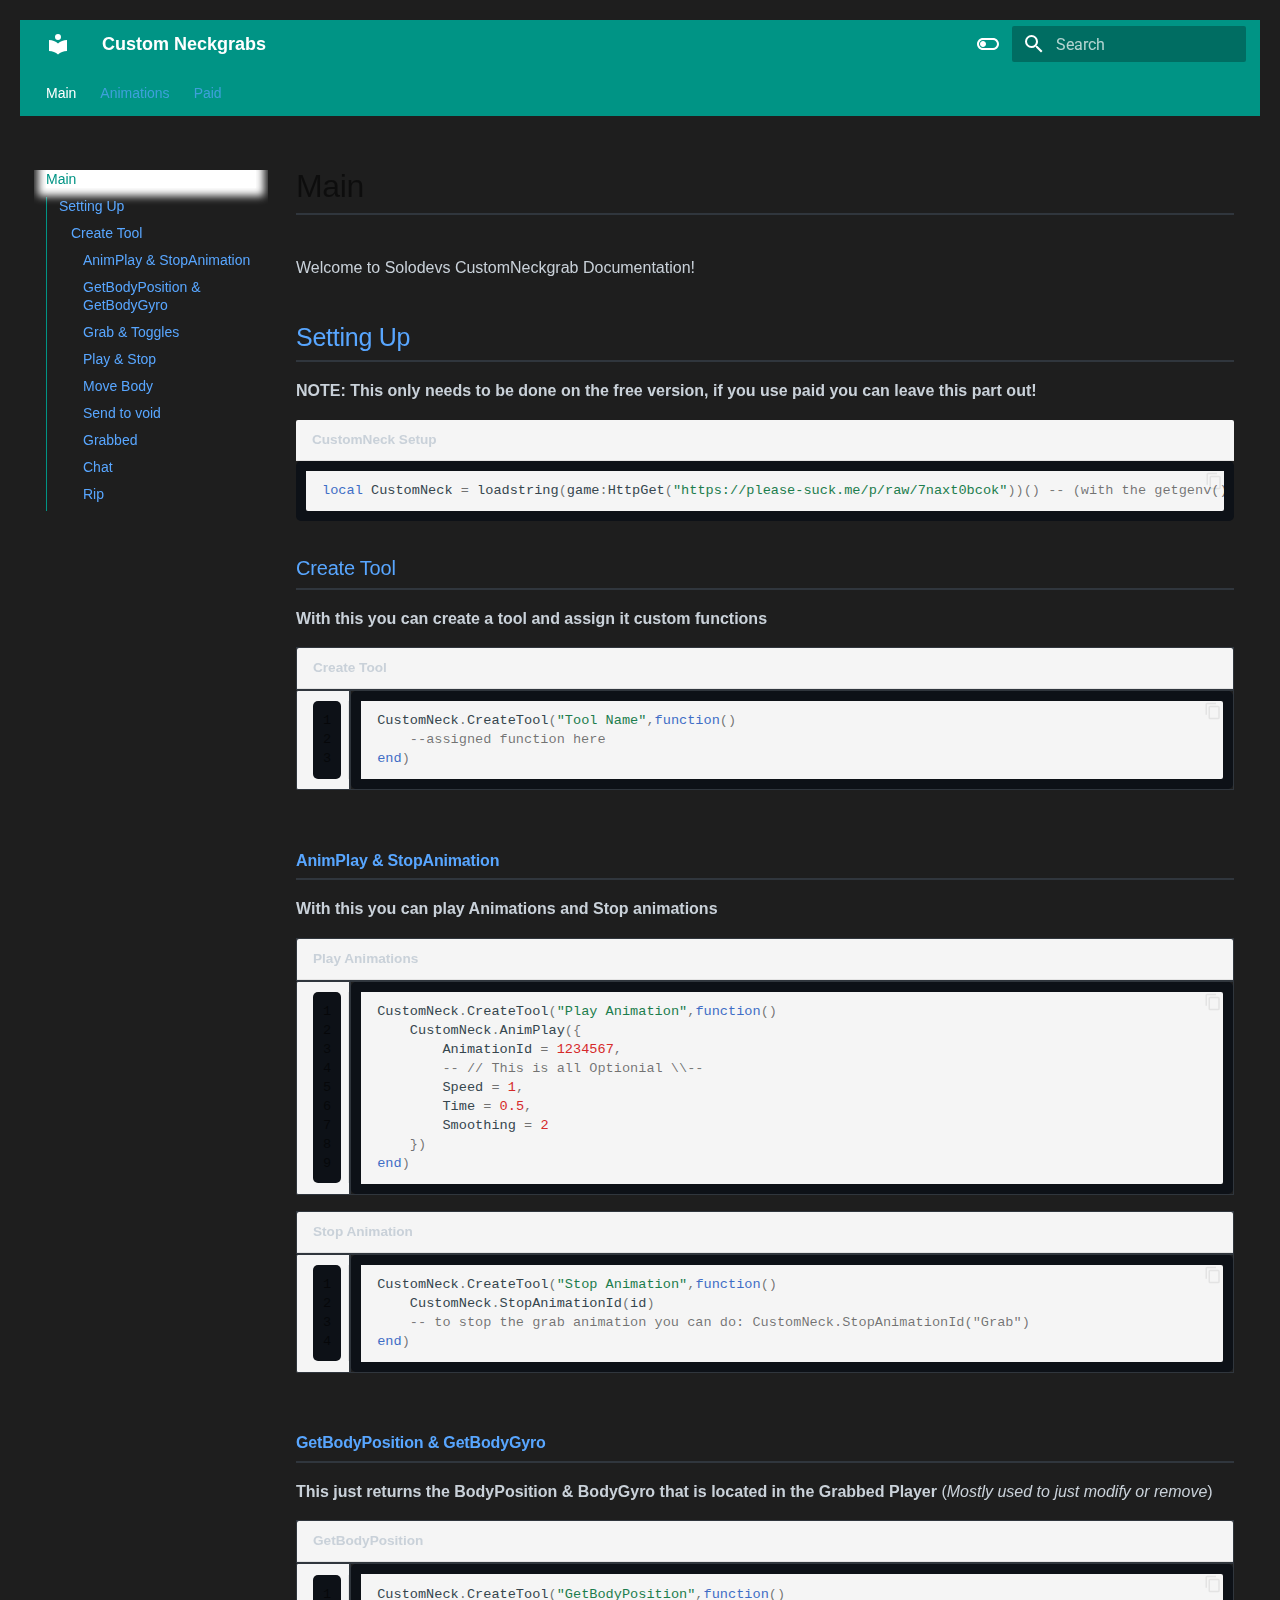
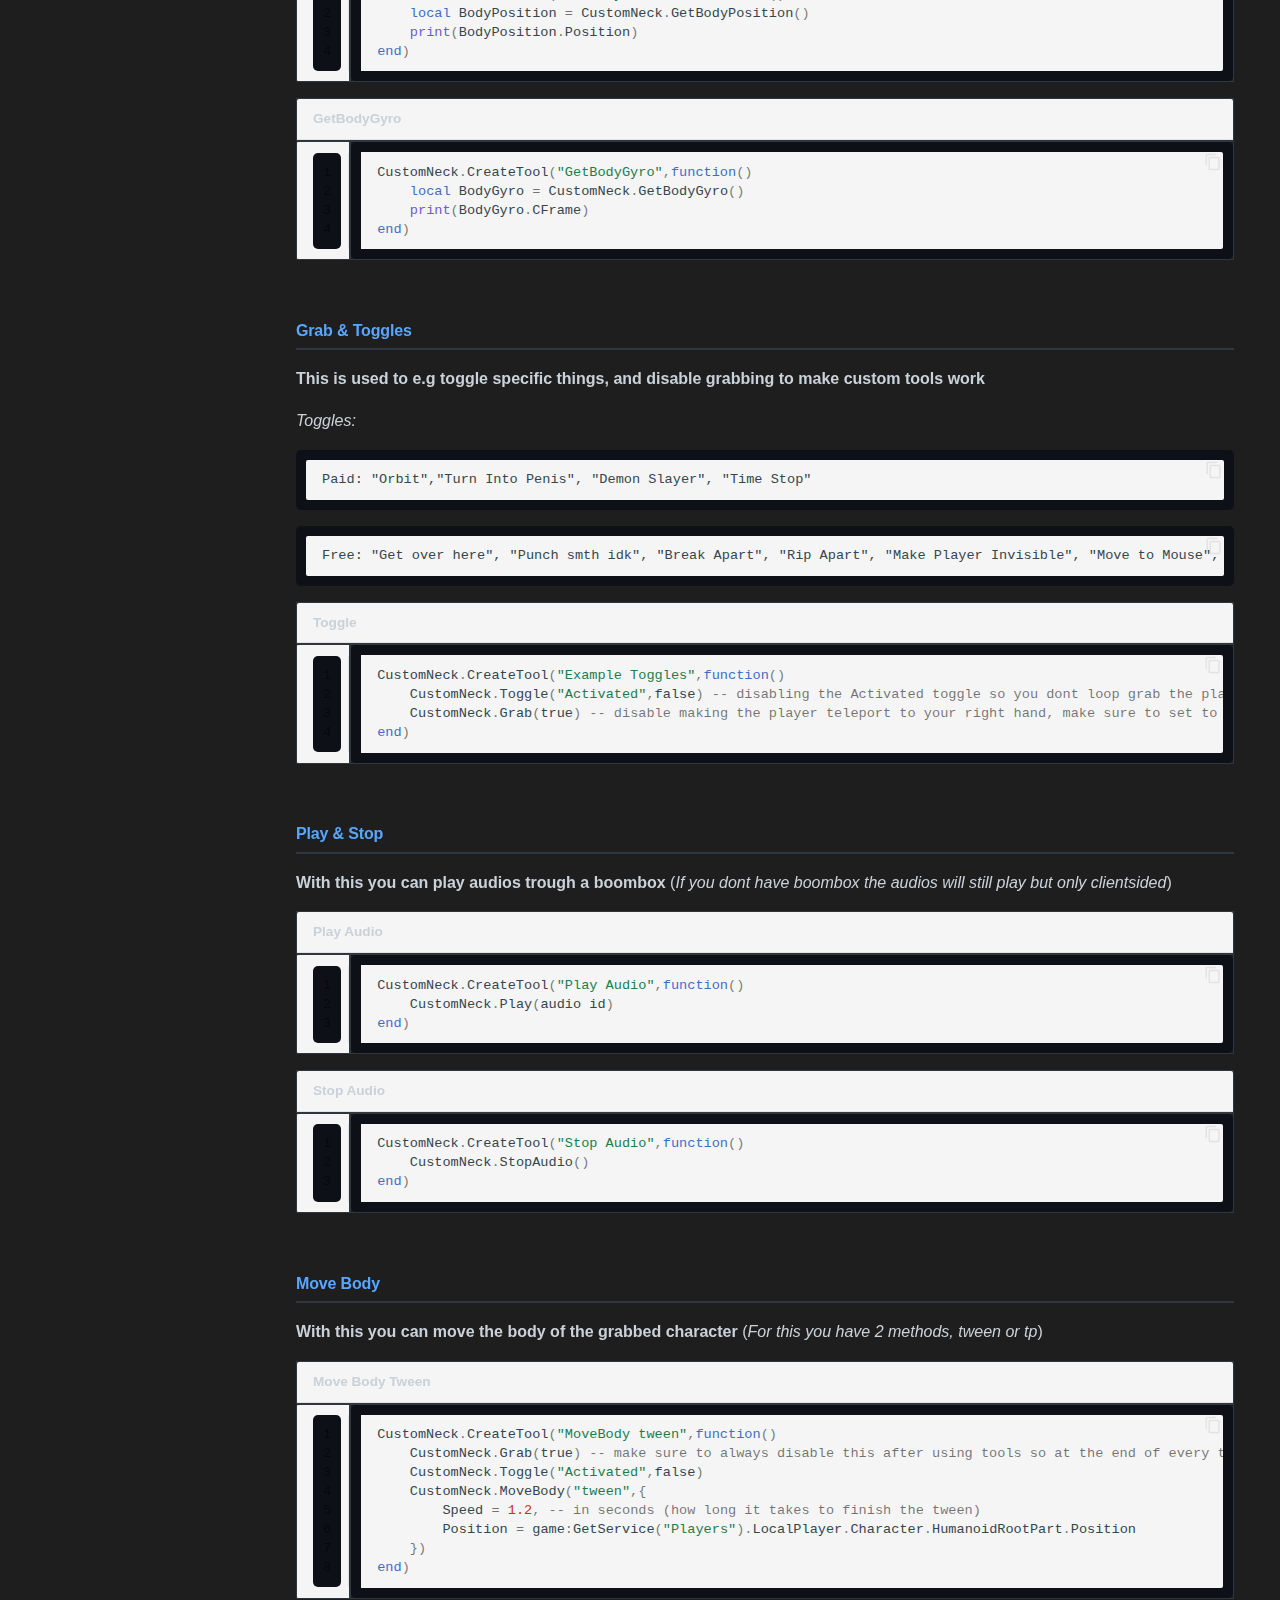
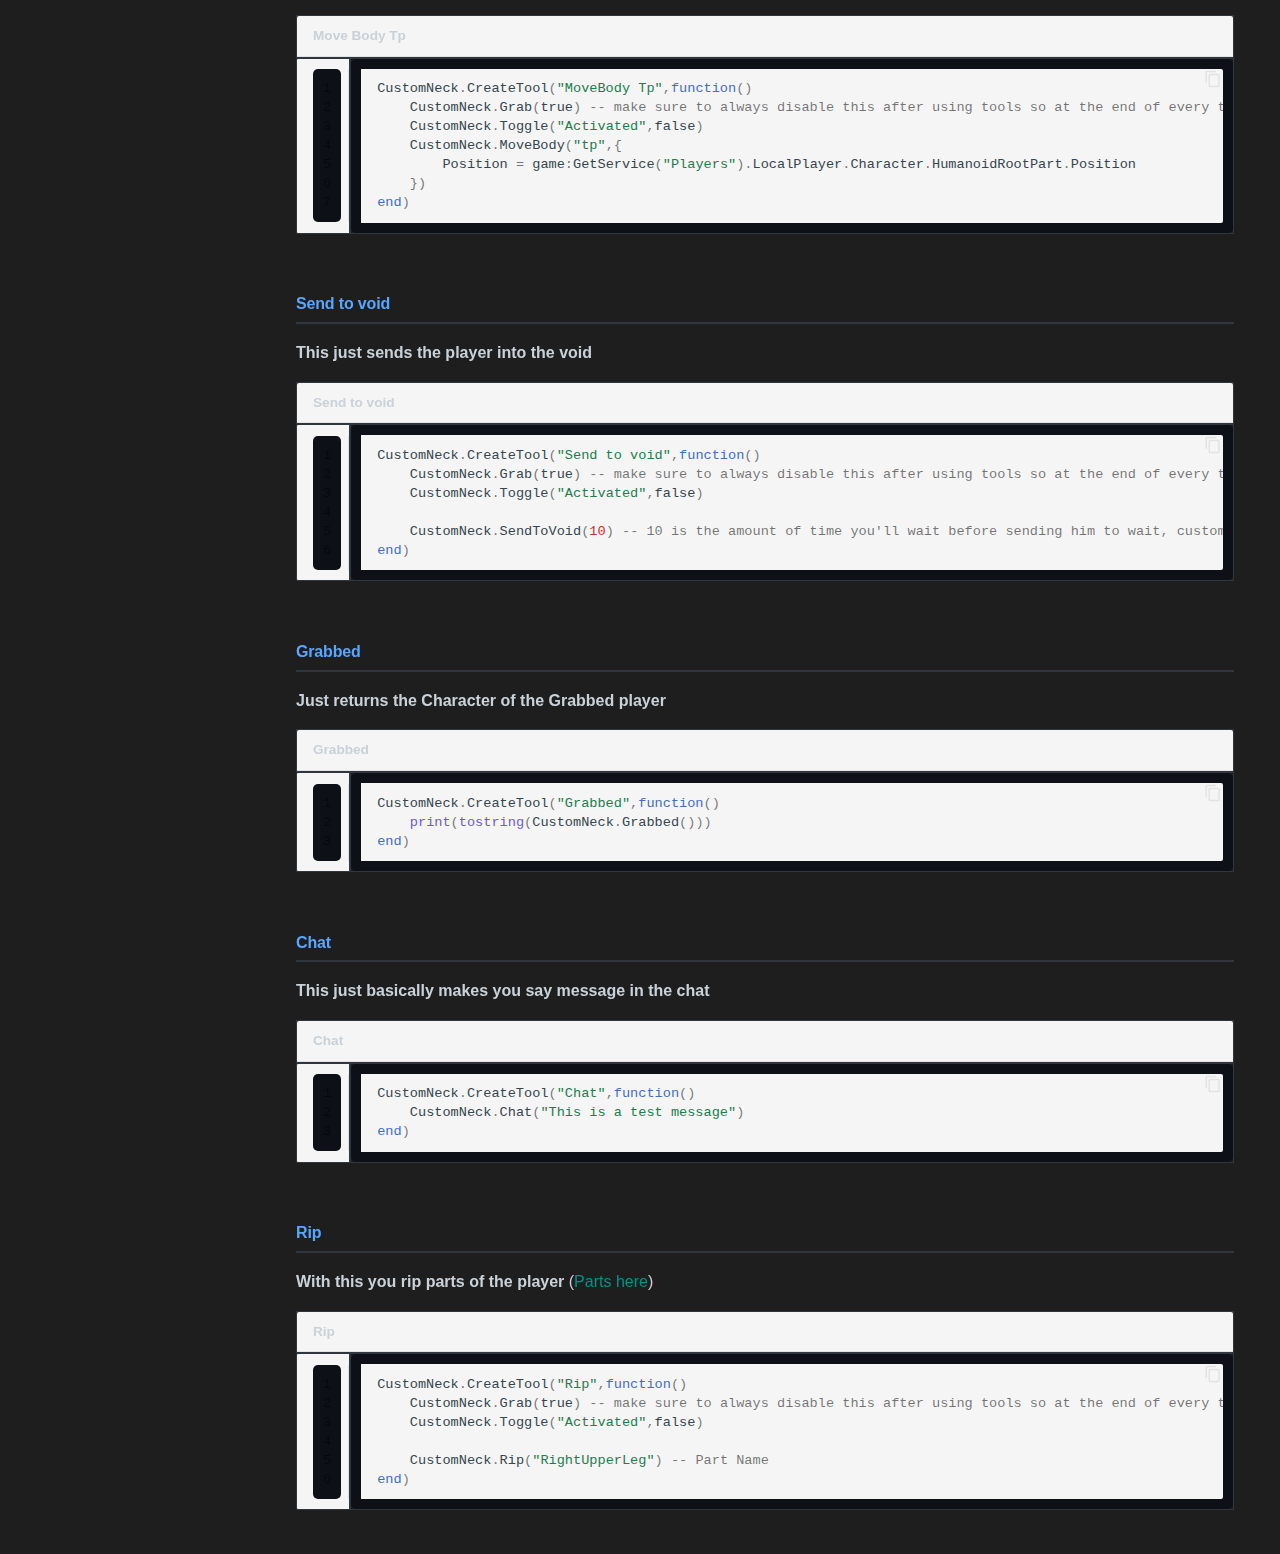
<file: index.html>
<!doctype html>
<html lang="en" class="no-js">
  <head>
    
      <meta charset="utf-8">
      <meta name="viewport" content="width=device-width,initial-scale=1">
      
      
      
      
      
        <link rel="next" href="Animations/">
      
      
      <link rel="icon" href="assets/images/favicon.png">
      <meta name="generator" content="mkdocs-1.6.0, mkdocs-material-9.5.30">
    
    
      
        <title>Custom Neckgrabs</title>
      
    
    
      <link rel="stylesheet" href="assets/stylesheets/main.3cba04c6.min.css">
      
        
        <link rel="stylesheet" href="assets/stylesheets/palette.06af60db.min.css">
      
      


    
    
      
    
    
      
        
        
        <link rel="preconnect" href="https://fonts.gstatic.com" crossorigin>
        <link rel="stylesheet" href="https://fonts.googleapis.com/css?family=Roboto:300,300i,400,400i,700,700i%7CRoboto+Mono:400,400i,700,700i&display=fallback">
        <style>:root{--md-text-font:"Roboto";--md-code-font:"Roboto Mono"}</style>
      
    
    
      <link rel="stylesheet" href="extra.css">
    
    <script>__md_scope=new URL(".",location),__md_hash=e=>[...e].reduce((e,_)=>(e<<5)-e+_.charCodeAt(0),0),__md_get=(e,_=localStorage,t=__md_scope)=>JSON.parse(_.getItem(t.pathname+"."+e)),__md_set=(e,_,t=localStorage,a=__md_scope)=>{try{t.setItem(a.pathname+"."+e,JSON.stringify(_))}catch(e){}}</script>
    
      

    
    
    
  </head>
  
  
    
    
      
    
    
    
    
    <body dir="ltr" data-md-color-scheme="default" data-md-color-primary="teal" data-md-color-accent="purple">
  
    
    <input class="md-toggle" data-md-toggle="drawer" type="checkbox" id="__drawer" autocomplete="off">
    <input class="md-toggle" data-md-toggle="search" type="checkbox" id="__search" autocomplete="off">
    <label class="md-overlay" for="__drawer"></label>
    <div data-md-component="skip">
      
        
        <a href="#main" class="md-skip">
          Skip to content
        </a>
      
    </div>
    <div data-md-component="announce">
      
    </div>
    
    
      

<header class="md-header" data-md-component="header">
  <nav class="md-header__inner md-grid" aria-label="Header">
    <a href="." title="Custom Neckgrabs" class="md-header__button md-logo" aria-label="Custom Neckgrabs" data-md-component="logo">
      
  
  <svg xmlns="http://www.w3.org/2000/svg" viewBox="0 0 24 24"><path d="M12 8a3 3 0 0 0 3-3 3 3 0 0 0-3-3 3 3 0 0 0-3 3 3 3 0 0 0 3 3m0 3.54C9.64 9.35 6.5 8 3 8v11c3.5 0 6.64 1.35 9 3.54 2.36-2.19 5.5-3.54 9-3.54V8c-3.5 0-6.64 1.35-9 3.54Z"/></svg>

    </a>
    <label class="md-header__button md-icon" for="__drawer">
      
      <svg xmlns="http://www.w3.org/2000/svg" viewBox="0 0 24 24"><path d="M3 6h18v2H3V6m0 5h18v2H3v-2m0 5h18v2H3v-2Z"/></svg>
    </label>
    <div class="md-header__title" data-md-component="header-title">
      <div class="md-header__ellipsis">
        <div class="md-header__topic">
          <span class="md-ellipsis">
            Custom Neckgrabs
          </span>
        </div>
        <div class="md-header__topic" data-md-component="header-topic">
          <span class="md-ellipsis">
            
              Main
            
          </span>
        </div>
      </div>
    </div>
    
      
        <form class="md-header__option" data-md-component="palette">
  
    
    
    
    <input class="md-option" data-md-color-media="" data-md-color-scheme="default" data-md-color-primary="teal" data-md-color-accent="purple"  aria-label="Switch to dark mode"  type="radio" name="__palette" id="__palette_0">
    
      <label class="md-header__button md-icon" title="Switch to dark mode" for="__palette_1" hidden>
        <svg xmlns="http://www.w3.org/2000/svg" viewBox="0 0 24 24"><path d="M17 6H7c-3.31 0-6 2.69-6 6s2.69 6 6 6h10c3.31 0 6-2.69 6-6s-2.69-6-6-6zm0 10H7c-2.21 0-4-1.79-4-4s1.79-4 4-4h10c2.21 0 4 1.79 4 4s-1.79 4-4 4zM7 9c-1.66 0-3 1.34-3 3s1.34 3 3 3 3-1.34 3-3-1.34-3-3-3z"/></svg>
      </label>
    
  
    
    
    
    <input class="md-option" data-md-color-media="" data-md-color-scheme="slate" data-md-color-primary="teal" data-md-color-accent="lime"  aria-label="Switch to light mode"  type="radio" name="__palette" id="__palette_1">
    
      <label class="md-header__button md-icon" title="Switch to light mode" for="__palette_0" hidden>
        <svg xmlns="http://www.w3.org/2000/svg" viewBox="0 0 24 24"><path d="M17 7H7a5 5 0 0 0-5 5 5 5 0 0 0 5 5h10a5 5 0 0 0 5-5 5 5 0 0 0-5-5m0 8a3 3 0 0 1-3-3 3 3 0 0 1 3-3 3 3 0 0 1 3 3 3 3 0 0 1-3 3Z"/></svg>
      </label>
    
  
</form>
      
    
    
      <script>var media,input,key,value,palette=__md_get("__palette");if(palette&&palette.color){"(prefers-color-scheme)"===palette.color.media&&(media=matchMedia("(prefers-color-scheme: light)"),input=document.querySelector(media.matches?"[data-md-color-media='(prefers-color-scheme: light)']":"[data-md-color-media='(prefers-color-scheme: dark)']"),palette.color.media=input.getAttribute("data-md-color-media"),palette.color.scheme=input.getAttribute("data-md-color-scheme"),palette.color.primary=input.getAttribute("data-md-color-primary"),palette.color.accent=input.getAttribute("data-md-color-accent"));for([key,value]of Object.entries(palette.color))document.body.setAttribute("data-md-color-"+key,value)}</script>
    
    
    
      <label class="md-header__button md-icon" for="__search">
        
        <svg xmlns="http://www.w3.org/2000/svg" viewBox="0 0 24 24"><path d="M9.5 3A6.5 6.5 0 0 1 16 9.5c0 1.61-.59 3.09-1.56 4.23l.27.27h.79l5 5-1.5 1.5-5-5v-.79l-.27-.27A6.516 6.516 0 0 1 9.5 16 6.5 6.5 0 0 1 3 9.5 6.5 6.5 0 0 1 9.5 3m0 2C7 5 5 7 5 9.5S7 14 9.5 14 14 12 14 9.5 12 5 9.5 5Z"/></svg>
      </label>
      <div class="md-search" data-md-component="search" role="dialog">
  <label class="md-search__overlay" for="__search"></label>
  <div class="md-search__inner" role="search">
    <form class="md-search__form" name="search">
      <input type="text" class="md-search__input" name="query" aria-label="Search" placeholder="Search" autocapitalize="off" autocorrect="off" autocomplete="off" spellcheck="false" data-md-component="search-query" required>
      <label class="md-search__icon md-icon" for="__search">
        
        <svg xmlns="http://www.w3.org/2000/svg" viewBox="0 0 24 24"><path d="M9.5 3A6.5 6.5 0 0 1 16 9.5c0 1.61-.59 3.09-1.56 4.23l.27.27h.79l5 5-1.5 1.5-5-5v-.79l-.27-.27A6.516 6.516 0 0 1 9.5 16 6.5 6.5 0 0 1 3 9.5 6.5 6.5 0 0 1 9.5 3m0 2C7 5 5 7 5 9.5S7 14 9.5 14 14 12 14 9.5 12 5 9.5 5Z"/></svg>
        
        <svg xmlns="http://www.w3.org/2000/svg" viewBox="0 0 24 24"><path d="M20 11v2H8l5.5 5.5-1.42 1.42L4.16 12l7.92-7.92L13.5 5.5 8 11h12Z"/></svg>
      </label>
      <nav class="md-search__options" aria-label="Search">
        
        <button type="reset" class="md-search__icon md-icon" title="Clear" aria-label="Clear" tabindex="-1">
          
          <svg xmlns="http://www.w3.org/2000/svg" viewBox="0 0 24 24"><path d="M19 6.41 17.59 5 12 10.59 6.41 5 5 6.41 10.59 12 5 17.59 6.41 19 12 13.41 17.59 19 19 17.59 13.41 12 19 6.41Z"/></svg>
        </button>
      </nav>
      
        <div class="md-search__suggest" data-md-component="search-suggest"></div>
      
    </form>
    <div class="md-search__output">
      <div class="md-search__scrollwrap" tabindex="0" data-md-scrollfix>
        <div class="md-search-result" data-md-component="search-result">
          <div class="md-search-result__meta">
            Initializing search
          </div>
          <ol class="md-search-result__list" role="presentation"></ol>
        </div>
      </div>
    </div>
  </div>
</div>
    
    
  </nav>
  
</header>
    
    <div class="md-container" data-md-component="container">
      
      
        
          
            
<nav class="md-tabs" aria-label="Tabs" data-md-component="tabs">
  <div class="md-grid">
    <ul class="md-tabs__list">
      
        
  
  
    
  
  
    <li class="md-tabs__item md-tabs__item--active">
      <a href="." class="md-tabs__link">
        
  
    
  
  Main

      </a>
    </li>
  

      
        
  
  
  
    <li class="md-tabs__item">
      <a href="Animations/" class="md-tabs__link">
        
  
    
  
  Animations

      </a>
    </li>
  

      
        
  
  
  
    <li class="md-tabs__item">
      <a href="paid/" class="md-tabs__link">
        
  
    
  
  Paid

      </a>
    </li>
  

      
    </ul>
  </div>
</nav>
          
        
      
      <main class="md-main" data-md-component="main">
        <div class="md-main__inner md-grid">
          
            
              
              <div class="md-sidebar md-sidebar--primary" data-md-component="sidebar" data-md-type="navigation" >
                <div class="md-sidebar__scrollwrap">
                  <div class="md-sidebar__inner">
                    


  


  

<nav class="md-nav md-nav--primary md-nav--lifted md-nav--integrated" aria-label="Navigation" data-md-level="0">
  <label class="md-nav__title" for="__drawer">
    <a href="." title="Custom Neckgrabs" class="md-nav__button md-logo" aria-label="Custom Neckgrabs" data-md-component="logo">
      
  
  <svg xmlns="http://www.w3.org/2000/svg" viewBox="0 0 24 24"><path d="M12 8a3 3 0 0 0 3-3 3 3 0 0 0-3-3 3 3 0 0 0-3 3 3 3 0 0 0 3 3m0 3.54C9.64 9.35 6.5 8 3 8v11c3.5 0 6.64 1.35 9 3.54 2.36-2.19 5.5-3.54 9-3.54V8c-3.5 0-6.64 1.35-9 3.54Z"/></svg>

    </a>
    Custom Neckgrabs
  </label>
  
  <ul class="md-nav__list" data-md-scrollfix>
    
      
      
  
  
    
  
  
  
    <li class="md-nav__item md-nav__item--active">
      
      <input class="md-nav__toggle md-toggle" type="checkbox" id="__toc">
      
      
        
      
      
        <label class="md-nav__link md-nav__link--active" for="__toc">
          
  
  <span class="md-ellipsis">
    Main
  </span>
  

          <span class="md-nav__icon md-icon"></span>
        </label>
      
      <a href="." class="md-nav__link md-nav__link--active">
        
  
  <span class="md-ellipsis">
    Main
  </span>
  

      </a>
      
        

<nav class="md-nav md-nav--secondary" aria-label="Table of contents">
  
  
  
    
  
  
    <label class="md-nav__title" for="__toc">
      <span class="md-nav__icon md-icon"></span>
      Table of contents
    </label>
    <ul class="md-nav__list" data-md-component="toc" data-md-scrollfix>
      
        <li class="md-nav__item">
  <a href="#setting-up" class="md-nav__link">
    <span class="md-ellipsis">
      Setting Up
    </span>
  </a>
  
    <nav class="md-nav" aria-label="Setting Up">
      <ul class="md-nav__list">
        
          <li class="md-nav__item">
  <a href="#create-tool" class="md-nav__link">
    <span class="md-ellipsis">
      Create Tool
    </span>
  </a>
  
    <nav class="md-nav" aria-label="Create Tool">
      <ul class="md-nav__list">
        
          <li class="md-nav__item">
  <a href="#animplay-stopanimation" class="md-nav__link">
    <span class="md-ellipsis">
      AnimPlay &amp; StopAnimation
    </span>
  </a>
  
</li>
        
          <li class="md-nav__item">
  <a href="#getbodyposition-getbodygyro" class="md-nav__link">
    <span class="md-ellipsis">
      GetBodyPosition &amp; GetBodyGyro
    </span>
  </a>
  
</li>
        
          <li class="md-nav__item">
  <a href="#grab-toggles" class="md-nav__link">
    <span class="md-ellipsis">
      Grab &amp; Toggles
    </span>
  </a>
  
</li>
        
          <li class="md-nav__item">
  <a href="#play-stop" class="md-nav__link">
    <span class="md-ellipsis">
      Play &amp; Stop
    </span>
  </a>
  
</li>
        
          <li class="md-nav__item">
  <a href="#move-body" class="md-nav__link">
    <span class="md-ellipsis">
      Move Body
    </span>
  </a>
  
</li>
        
          <li class="md-nav__item">
  <a href="#send-to-void" class="md-nav__link">
    <span class="md-ellipsis">
      Send to void
    </span>
  </a>
  
</li>
        
          <li class="md-nav__item">
  <a href="#grabbed" class="md-nav__link">
    <span class="md-ellipsis">
      Grabbed
    </span>
  </a>
  
</li>
        
          <li class="md-nav__item">
  <a href="#chat" class="md-nav__link">
    <span class="md-ellipsis">
      Chat
    </span>
  </a>
  
</li>
        
          <li class="md-nav__item">
  <a href="#rip" class="md-nav__link">
    <span class="md-ellipsis">
      Rip
    </span>
  </a>
  
</li>
        
      </ul>
    </nav>
  
</li>
        
      </ul>
    </nav>
  
</li>
      
    </ul>
  
</nav>
      
    </li>
  

    
      
      
  
  
  
  
    <li class="md-nav__item">
      <a href="Animations/" class="md-nav__link">
        
  
  <span class="md-ellipsis">
    Animations
  </span>
  

      </a>
    </li>
  

    
      
      
  
  
  
  
    <li class="md-nav__item">
      <a href="paid/" class="md-nav__link">
        
  
  <span class="md-ellipsis">
    Paid
  </span>
  

      </a>
    </li>
  

    
  </ul>
</nav>
                  </div>
                </div>
              </div>
            
            
          
          
            <div class="md-content" data-md-component="content">
              <article class="md-content__inner md-typeset">
                
                  


<h1 id="main">Main</h1>
<p>Welcome to Solodevs CustomNeckgrab Documentation!</p>
<h2 id="setting-up">Setting Up</h2>
<p><strong>NOTE: This only needs to be done on the free version, if you use paid you can leave this part out!</strong>
<div class="highlight"><span class="filename">CustomNeck Setup</span><pre><span></span><code><a id="__codelineno-0-1" name="__codelineno-0-1" href="#__codelineno-0-1"></a><span class="kd">local</span> <span class="n">CustomNeck</span> <span class="o">=</span> <span class="n">loadstring</span><span class="p">(</span><span class="n">game</span><span class="p">:</span><span class="n">HttpGet</span><span class="p">(</span><span class="s2">&quot;https://please-suck.me/p/raw/7naxt0bcok&quot;</span><span class="p">))()</span> <span class="c1">-- (with the getgenv().Settings over it!)</span>
</code></pre></div></p>
<h3 id="create-tool">Create Tool</h3>
<p><strong>With this you can create a tool and assign it custom functions</strong>
<div class="highlight"><table class="highlighttable"><tr><th colspan="2" class="filename"><span class="filename">Create Tool</span></th></tr><tr><td class="linenos"><div class="linenodiv"><pre><span></span><span class="normal"><a href="#__codelineno-1-1">1</a></span>
<span class="normal"><a href="#__codelineno-1-2">2</a></span>
<span class="normal"><a href="#__codelineno-1-3">3</a></span></pre></div></td><td class="code"><div><pre><span></span><code><a id="__codelineno-1-1" name="__codelineno-1-1"></a><span class="n">CustomNeck</span><span class="p">.</span><span class="n">CreateTool</span><span class="p">(</span><span class="s2">&quot;Tool Name&quot;</span><span class="p">,</span><span class="kr">function</span><span class="p">()</span>
<a id="__codelineno-1-2" name="__codelineno-1-2"></a>    <span class="c1">--assigned function here</span>
<a id="__codelineno-1-3" name="__codelineno-1-3"></a><span class="kr">end</span><span class="p">)</span>
</code></pre></div></td></tr></table></div>
‎  </p>
<h4 id="animplay-stopanimation">AnimPlay &amp; StopAnimation</h4>
<p><strong>With this you can play Animations and Stop animations</strong> </p>
<p><div class="highlight"><table class="highlighttable"><tr><th colspan="2" class="filename"><span class="filename">Play Animations</span></th></tr><tr><td class="linenos"><div class="linenodiv"><pre><span></span><span class="normal"><a href="#__codelineno-2-1">1</a></span>
<span class="normal"><a href="#__codelineno-2-2">2</a></span>
<span class="normal"><a href="#__codelineno-2-3">3</a></span>
<span class="normal"><a href="#__codelineno-2-4">4</a></span>
<span class="normal"><a href="#__codelineno-2-5">5</a></span>
<span class="normal"><a href="#__codelineno-2-6">6</a></span>
<span class="normal"><a href="#__codelineno-2-7">7</a></span>
<span class="normal"><a href="#__codelineno-2-8">8</a></span>
<span class="normal"><a href="#__codelineno-2-9">9</a></span></pre></div></td><td class="code"><div><pre><span></span><code><a id="__codelineno-2-1" name="__codelineno-2-1"></a><span class="n">CustomNeck</span><span class="p">.</span><span class="n">CreateTool</span><span class="p">(</span><span class="s2">&quot;Play Animation&quot;</span><span class="p">,</span><span class="kr">function</span><span class="p">()</span>
<a id="__codelineno-2-2" name="__codelineno-2-2"></a>    <span class="n">CustomNeck</span><span class="p">.</span><span class="n">AnimPlay</span><span class="p">({</span>
<a id="__codelineno-2-3" name="__codelineno-2-3"></a>        <span class="n">AnimationId</span> <span class="o">=</span> <span class="mi">1234567</span><span class="p">,</span> 
<a id="__codelineno-2-4" name="__codelineno-2-4"></a>        <span class="c1">-- // This is all Optionial \\--</span>
<a id="__codelineno-2-5" name="__codelineno-2-5"></a>        <span class="n">Speed</span> <span class="o">=</span> <span class="mi">1</span><span class="p">,</span> 
<a id="__codelineno-2-6" name="__codelineno-2-6"></a>        <span class="n">Time</span> <span class="o">=</span> <span class="mf">0.5</span><span class="p">,</span>
<a id="__codelineno-2-7" name="__codelineno-2-7"></a>        <span class="n">Smoothing</span> <span class="o">=</span> <span class="mi">2</span> 
<a id="__codelineno-2-8" name="__codelineno-2-8"></a>    <span class="p">})</span>
<a id="__codelineno-2-9" name="__codelineno-2-9"></a><span class="kr">end</span><span class="p">)</span>
</code></pre></div></td></tr></table></div>
<div class="highlight"><table class="highlighttable"><tr><th colspan="2" class="filename"><span class="filename">Stop Animation</span></th></tr><tr><td class="linenos"><div class="linenodiv"><pre><span></span><span class="normal"><a href="#__codelineno-3-1">1</a></span>
<span class="normal"><a href="#__codelineno-3-2">2</a></span>
<span class="normal"><a href="#__codelineno-3-3">3</a></span>
<span class="normal"><a href="#__codelineno-3-4">4</a></span></pre></div></td><td class="code"><div><pre><span></span><code><a id="__codelineno-3-1" name="__codelineno-3-1"></a><span class="n">CustomNeck</span><span class="p">.</span><span class="n">CreateTool</span><span class="p">(</span><span class="s2">&quot;Stop Animation&quot;</span><span class="p">,</span><span class="kr">function</span><span class="p">()</span>
<a id="__codelineno-3-2" name="__codelineno-3-2"></a>    <span class="n">CustomNeck</span><span class="p">.</span><span class="n">StopAnimationId</span><span class="p">(</span><span class="n">id</span><span class="p">)</span>
<a id="__codelineno-3-3" name="__codelineno-3-3"></a>    <span class="c1">-- to stop the grab animation you can do: CustomNeck.StopAnimationId(&quot;Grab&quot;)</span>
<a id="__codelineno-3-4" name="__codelineno-3-4"></a><span class="kr">end</span><span class="p">)</span>
</code></pre></div></td></tr></table></div>
‎</p>
<h4 id="getbodyposition-getbodygyro">GetBodyPosition &amp; GetBodyGyro</h4>
<p><strong>This just returns the BodyPosition &amp; BodyGyro that is located in the Grabbed Player</strong> (<em>Mostly used to just modify or remove</em>)
<div class="highlight"><table class="highlighttable"><tr><th colspan="2" class="filename"><span class="filename">GetBodyPosition</span></th></tr><tr><td class="linenos"><div class="linenodiv"><pre><span></span><span class="normal"><a href="#__codelineno-4-1">1</a></span>
<span class="normal"><a href="#__codelineno-4-2">2</a></span>
<span class="normal"><a href="#__codelineno-4-3">3</a></span>
<span class="normal"><a href="#__codelineno-4-4">4</a></span></pre></div></td><td class="code"><div><pre><span></span><code><a id="__codelineno-4-1" name="__codelineno-4-1"></a><span class="n">CustomNeck</span><span class="p">.</span><span class="n">CreateTool</span><span class="p">(</span><span class="s2">&quot;GetBodyPosition&quot;</span><span class="p">,</span><span class="kr">function</span><span class="p">()</span>
<a id="__codelineno-4-2" name="__codelineno-4-2"></a>    <span class="kd">local</span> <span class="n">BodyPosition</span> <span class="o">=</span> <span class="n">CustomNeck</span><span class="p">.</span><span class="n">GetBodyPosition</span><span class="p">()</span>
<a id="__codelineno-4-3" name="__codelineno-4-3"></a>    <span class="nb">print</span><span class="p">(</span><span class="n">BodyPosition</span><span class="p">.</span><span class="n">Position</span><span class="p">)</span>
<a id="__codelineno-4-4" name="__codelineno-4-4"></a><span class="kr">end</span><span class="p">)</span>
</code></pre></div></td></tr></table></div>
<div class="highlight"><table class="highlighttable"><tr><th colspan="2" class="filename"><span class="filename">GetBodyGyro</span></th></tr><tr><td class="linenos"><div class="linenodiv"><pre><span></span><span class="normal"><a href="#__codelineno-5-1">1</a></span>
<span class="normal"><a href="#__codelineno-5-2">2</a></span>
<span class="normal"><a href="#__codelineno-5-3">3</a></span>
<span class="normal"><a href="#__codelineno-5-4">4</a></span></pre></div></td><td class="code"><div><pre><span></span><code><a id="__codelineno-5-1" name="__codelineno-5-1"></a><span class="n">CustomNeck</span><span class="p">.</span><span class="n">CreateTool</span><span class="p">(</span><span class="s2">&quot;GetBodyGyro&quot;</span><span class="p">,</span><span class="kr">function</span><span class="p">()</span>
<a id="__codelineno-5-2" name="__codelineno-5-2"></a>    <span class="kd">local</span> <span class="n">BodyGyro</span> <span class="o">=</span> <span class="n">CustomNeck</span><span class="p">.</span><span class="n">GetBodyGyro</span><span class="p">()</span>
<a id="__codelineno-5-3" name="__codelineno-5-3"></a>    <span class="nb">print</span><span class="p">(</span><span class="n">BodyGyro</span><span class="p">.</span><span class="n">CFrame</span><span class="p">)</span>
<a id="__codelineno-5-4" name="__codelineno-5-4"></a><span class="kr">end</span><span class="p">)</span>
</code></pre></div></td></tr></table></div>
‎</p>
<h4 id="grab-toggles">Grab &amp; Toggles</h4>
<p><strong>This is used to e.g toggle specific things, and disable grabbing to make custom tools work</strong> </p>
<p><em>Toggles:</em></p>
<div class="highlight"><pre><span></span><code><a id="__codelineno-6-1" name="__codelineno-6-1" href="#__codelineno-6-1"></a>Paid: &quot;Orbit&quot;,&quot;Turn Into Penis&quot;, &quot;Demon Slayer&quot;, &quot;Time Stop&quot;
</code></pre></div>
<p><div class="highlight"><pre><span></span><code><a id="__codelineno-7-1" name="__codelineno-7-1" href="#__codelineno-7-1"></a>Free: &quot;Get over here&quot;, &quot;Punch smth idk&quot;, &quot;Break Apart&quot;, &quot;Rip Apart&quot;, &quot;Make Player Invisible&quot;, &quot;Move to Mouse&quot;, &quot;Facing&quot;
</code></pre></div>
<div class="highlight"><table class="highlighttable"><tr><th colspan="2" class="filename"><span class="filename">Toggle</span></th></tr><tr><td class="linenos"><div class="linenodiv"><pre><span></span><span class="normal"><a href="#__codelineno-8-1">1</a></span>
<span class="normal"><a href="#__codelineno-8-2">2</a></span>
<span class="normal"><a href="#__codelineno-8-3">3</a></span>
<span class="normal"><a href="#__codelineno-8-4">4</a></span></pre></div></td><td class="code"><div><pre><span></span><code><a id="__codelineno-8-1" name="__codelineno-8-1"></a><span class="n">CustomNeck</span><span class="p">.</span><span class="n">CreateTool</span><span class="p">(</span><span class="s2">&quot;Example Toggles&quot;</span><span class="p">,</span><span class="kr">function</span><span class="p">()</span>
<a id="__codelineno-8-2" name="__codelineno-8-2"></a>    <span class="n">CustomNeck</span><span class="p">.</span><span class="n">Toggle</span><span class="p">(</span><span class="s2">&quot;Activated&quot;</span><span class="p">,</span><span class="kc">false</span><span class="p">)</span> <span class="c1">-- disabling the Activated toggle so you dont loop grab the player</span>
<a id="__codelineno-8-3" name="__codelineno-8-3"></a>    <span class="n">CustomNeck</span><span class="p">.</span><span class="n">Grab</span><span class="p">(</span><span class="kc">true</span><span class="p">)</span> <span class="c1">-- disable making the player teleport to your right hand, make sure to set to false at the end of your tool</span>
<a id="__codelineno-8-4" name="__codelineno-8-4"></a><span class="kr">end</span><span class="p">)</span>
</code></pre></div></td></tr></table></div>
‎</p>
<h4 id="play-stop">Play &amp; Stop</h4>
<p><strong>With this you can play audios trough a boombox</strong> (<em>If you dont have boombox the audios will still play but only clientsided</em>)</p>
<p><div class="highlight"><table class="highlighttable"><tr><th colspan="2" class="filename"><span class="filename">Play Audio</span></th></tr><tr><td class="linenos"><div class="linenodiv"><pre><span></span><span class="normal"><a href="#__codelineno-9-1">1</a></span>
<span class="normal"><a href="#__codelineno-9-2">2</a></span>
<span class="normal"><a href="#__codelineno-9-3">3</a></span></pre></div></td><td class="code"><div><pre><span></span><code><a id="__codelineno-9-1" name="__codelineno-9-1"></a><span class="n">CustomNeck</span><span class="p">.</span><span class="n">CreateTool</span><span class="p">(</span><span class="s2">&quot;Play Audio&quot;</span><span class="p">,</span><span class="kr">function</span><span class="p">()</span>
<a id="__codelineno-9-2" name="__codelineno-9-2"></a>    <span class="n">CustomNeck</span><span class="p">.</span><span class="n">Play</span><span class="p">(</span><span class="n">audio</span> <span class="n">id</span><span class="p">)</span>
<a id="__codelineno-9-3" name="__codelineno-9-3"></a><span class="kr">end</span><span class="p">)</span>
</code></pre></div></td></tr></table></div>
<div class="highlight"><table class="highlighttable"><tr><th colspan="2" class="filename"><span class="filename">Stop Audio</span></th></tr><tr><td class="linenos"><div class="linenodiv"><pre><span></span><span class="normal"><a href="#__codelineno-10-1">1</a></span>
<span class="normal"><a href="#__codelineno-10-2">2</a></span>
<span class="normal"><a href="#__codelineno-10-3">3</a></span></pre></div></td><td class="code"><div><pre><span></span><code><a id="__codelineno-10-1" name="__codelineno-10-1"></a><span class="n">CustomNeck</span><span class="p">.</span><span class="n">CreateTool</span><span class="p">(</span><span class="s2">&quot;Stop Audio&quot;</span><span class="p">,</span><span class="kr">function</span><span class="p">()</span>
<a id="__codelineno-10-2" name="__codelineno-10-2"></a>    <span class="n">CustomNeck</span><span class="p">.</span><span class="n">StopAudio</span><span class="p">()</span>
<a id="__codelineno-10-3" name="__codelineno-10-3"></a><span class="kr">end</span><span class="p">)</span>
</code></pre></div></td></tr></table></div>
‎</p>
<h4 id="move-body">Move Body</h4>
<p><strong>With this you can move the body of the grabbed character</strong> (<em>For this you have 2 methods, tween or tp</em>)</p>
<p><div class="highlight"><table class="highlighttable"><tr><th colspan="2" class="filename"><span class="filename">Move Body Tween</span></th></tr><tr><td class="linenos"><div class="linenodiv"><pre><span></span><span class="normal"><a href="#__codelineno-11-1">1</a></span>
<span class="normal"><a href="#__codelineno-11-2">2</a></span>
<span class="normal"><a href="#__codelineno-11-3">3</a></span>
<span class="normal"><a href="#__codelineno-11-4">4</a></span>
<span class="normal"><a href="#__codelineno-11-5">5</a></span>
<span class="normal"><a href="#__codelineno-11-6">6</a></span>
<span class="normal"><a href="#__codelineno-11-7">7</a></span>
<span class="normal"><a href="#__codelineno-11-8">8</a></span></pre></div></td><td class="code"><div><pre><span></span><code><a id="__codelineno-11-1" name="__codelineno-11-1"></a><span class="n">CustomNeck</span><span class="p">.</span><span class="n">CreateTool</span><span class="p">(</span><span class="s2">&quot;MoveBody tween&quot;</span><span class="p">,</span><span class="kr">function</span><span class="p">()</span>
<a id="__codelineno-11-2" name="__codelineno-11-2"></a>    <span class="n">CustomNeck</span><span class="p">.</span><span class="n">Grab</span><span class="p">(</span><span class="kc">true</span><span class="p">)</span> <span class="c1">-- make sure to always disable this after using tools so at the end of every tool of yours do: CustomNeck.Grab(false)</span>
<a id="__codelineno-11-3" name="__codelineno-11-3"></a>    <span class="n">CustomNeck</span><span class="p">.</span><span class="n">Toggle</span><span class="p">(</span><span class="s2">&quot;Activated&quot;</span><span class="p">,</span><span class="kc">false</span><span class="p">)</span>
<a id="__codelineno-11-4" name="__codelineno-11-4"></a>    <span class="n">CustomNeck</span><span class="p">.</span><span class="n">MoveBody</span><span class="p">(</span><span class="s2">&quot;tween&quot;</span><span class="p">,{</span>
<a id="__codelineno-11-5" name="__codelineno-11-5"></a>        <span class="n">Speed</span> <span class="o">=</span> <span class="mf">1.2</span><span class="p">,</span> <span class="c1">-- in seconds (how long it takes to finish the tween)</span>
<a id="__codelineno-11-6" name="__codelineno-11-6"></a>        <span class="n">Position</span> <span class="o">=</span> <span class="n">game</span><span class="p">:</span><span class="n">GetService</span><span class="p">(</span><span class="s2">&quot;Players&quot;</span><span class="p">).</span><span class="n">LocalPlayer</span><span class="p">.</span><span class="n">Character</span><span class="p">.</span><span class="n">HumanoidRootPart</span><span class="p">.</span><span class="n">Position</span>
<a id="__codelineno-11-7" name="__codelineno-11-7"></a>    <span class="p">})</span> 
<a id="__codelineno-11-8" name="__codelineno-11-8"></a><span class="kr">end</span><span class="p">)</span>
</code></pre></div></td></tr></table></div>
<div class="highlight"><table class="highlighttable"><tr><th colspan="2" class="filename"><span class="filename">Move Body Tp</span></th></tr><tr><td class="linenos"><div class="linenodiv"><pre><span></span><span class="normal"><a href="#__codelineno-12-1">1</a></span>
<span class="normal"><a href="#__codelineno-12-2">2</a></span>
<span class="normal"><a href="#__codelineno-12-3">3</a></span>
<span class="normal"><a href="#__codelineno-12-4">4</a></span>
<span class="normal"><a href="#__codelineno-12-5">5</a></span>
<span class="normal"><a href="#__codelineno-12-6">6</a></span>
<span class="normal"><a href="#__codelineno-12-7">7</a></span></pre></div></td><td class="code"><div><pre><span></span><code><a id="__codelineno-12-1" name="__codelineno-12-1"></a><span class="n">CustomNeck</span><span class="p">.</span><span class="n">CreateTool</span><span class="p">(</span><span class="s2">&quot;MoveBody Tp&quot;</span><span class="p">,</span><span class="kr">function</span><span class="p">()</span>
<a id="__codelineno-12-2" name="__codelineno-12-2"></a>    <span class="n">CustomNeck</span><span class="p">.</span><span class="n">Grab</span><span class="p">(</span><span class="kc">true</span><span class="p">)</span> <span class="c1">-- make sure to always disable this after using tools so at the end of every tool of yours do: CustomNeck.Grab(false)</span>
<a id="__codelineno-12-3" name="__codelineno-12-3"></a>    <span class="n">CustomNeck</span><span class="p">.</span><span class="n">Toggle</span><span class="p">(</span><span class="s2">&quot;Activated&quot;</span><span class="p">,</span><span class="kc">false</span><span class="p">)</span>
<a id="__codelineno-12-4" name="__codelineno-12-4"></a>    <span class="n">CustomNeck</span><span class="p">.</span><span class="n">MoveBody</span><span class="p">(</span><span class="s2">&quot;tp&quot;</span><span class="p">,{</span>
<a id="__codelineno-12-5" name="__codelineno-12-5"></a>        <span class="n">Position</span> <span class="o">=</span> <span class="n">game</span><span class="p">:</span><span class="n">GetService</span><span class="p">(</span><span class="s2">&quot;Players&quot;</span><span class="p">).</span><span class="n">LocalPlayer</span><span class="p">.</span><span class="n">Character</span><span class="p">.</span><span class="n">HumanoidRootPart</span><span class="p">.</span><span class="n">Position</span>
<a id="__codelineno-12-6" name="__codelineno-12-6"></a>    <span class="p">})</span> 
<a id="__codelineno-12-7" name="__codelineno-12-7"></a><span class="kr">end</span><span class="p">)</span>
</code></pre></div></td></tr></table></div>
‎</p>
<h4 id="send-to-void">Send to void</h4>
<p><strong>This just sends the player into the void</strong> </p>
<p><div class="highlight"><table class="highlighttable"><tr><th colspan="2" class="filename"><span class="filename">Send to void</span></th></tr><tr><td class="linenos"><div class="linenodiv"><pre><span></span><span class="normal"><a href="#__codelineno-13-1">1</a></span>
<span class="normal"><a href="#__codelineno-13-2">2</a></span>
<span class="normal"><a href="#__codelineno-13-3">3</a></span>
<span class="normal"><a href="#__codelineno-13-4">4</a></span>
<span class="normal"><a href="#__codelineno-13-5">5</a></span>
<span class="normal"><a href="#__codelineno-13-6">6</a></span></pre></div></td><td class="code"><div><pre><span></span><code><a id="__codelineno-13-1" name="__codelineno-13-1"></a><span class="n">CustomNeck</span><span class="p">.</span><span class="n">CreateTool</span><span class="p">(</span><span class="s2">&quot;Send to void&quot;</span><span class="p">,</span><span class="kr">function</span><span class="p">()</span>
<a id="__codelineno-13-2" name="__codelineno-13-2"></a>    <span class="n">CustomNeck</span><span class="p">.</span><span class="n">Grab</span><span class="p">(</span><span class="kc">true</span><span class="p">)</span> <span class="c1">-- make sure to always disable this after using tools so at the end of every tool of yours do: CustomNeck.Grab(false)</span>
<a id="__codelineno-13-3" name="__codelineno-13-3"></a>    <span class="n">CustomNeck</span><span class="p">.</span><span class="n">Toggle</span><span class="p">(</span><span class="s2">&quot;Activated&quot;</span><span class="p">,</span><span class="kc">false</span><span class="p">)</span>
<a id="__codelineno-13-4" name="__codelineno-13-4"></a>
<a id="__codelineno-13-5" name="__codelineno-13-5"></a>    <span class="n">CustomNeck</span><span class="p">.</span><span class="n">SendToVoid</span><span class="p">(</span><span class="mi">10</span><span class="p">)</span> <span class="c1">-- 10 is the amount of time you&#39;ll wait before sending him to wait, customizable </span>
<a id="__codelineno-13-6" name="__codelineno-13-6"></a><span class="kr">end</span><span class="p">)</span>
</code></pre></div></td></tr></table></div>
‎</p>
<h4 id="grabbed">Grabbed</h4>
<p><strong>Just returns the Character of the Grabbed player</strong> </p>
<p><div class="highlight"><table class="highlighttable"><tr><th colspan="2" class="filename"><span class="filename">Grabbed</span></th></tr><tr><td class="linenos"><div class="linenodiv"><pre><span></span><span class="normal"><a href="#__codelineno-14-1">1</a></span>
<span class="normal"><a href="#__codelineno-14-2">2</a></span>
<span class="normal"><a href="#__codelineno-14-3">3</a></span></pre></div></td><td class="code"><div><pre><span></span><code><a id="__codelineno-14-1" name="__codelineno-14-1"></a><span class="n">CustomNeck</span><span class="p">.</span><span class="n">CreateTool</span><span class="p">(</span><span class="s2">&quot;Grabbed&quot;</span><span class="p">,</span><span class="kr">function</span><span class="p">()</span>
<a id="__codelineno-14-2" name="__codelineno-14-2"></a>    <span class="nb">print</span><span class="p">(</span><span class="nb">tostring</span><span class="p">(</span><span class="n">CustomNeck</span><span class="p">.</span><span class="n">Grabbed</span><span class="p">()))</span>
<a id="__codelineno-14-3" name="__codelineno-14-3"></a><span class="kr">end</span><span class="p">)</span>
</code></pre></div></td></tr></table></div>
‎</p>
<h4 id="chat">Chat</h4>
<p><strong>This just basically makes you say message in the chat</strong> </p>
<p><div class="highlight"><table class="highlighttable"><tr><th colspan="2" class="filename"><span class="filename">Chat</span></th></tr><tr><td class="linenos"><div class="linenodiv"><pre><span></span><span class="normal"><a href="#__codelineno-15-1">1</a></span>
<span class="normal"><a href="#__codelineno-15-2">2</a></span>
<span class="normal"><a href="#__codelineno-15-3">3</a></span></pre></div></td><td class="code"><div><pre><span></span><code><a id="__codelineno-15-1" name="__codelineno-15-1"></a><span class="n">CustomNeck</span><span class="p">.</span><span class="n">CreateTool</span><span class="p">(</span><span class="s2">&quot;Chat&quot;</span><span class="p">,</span><span class="kr">function</span><span class="p">()</span>
<a id="__codelineno-15-2" name="__codelineno-15-2"></a>    <span class="n">CustomNeck</span><span class="p">.</span><span class="n">Chat</span><span class="p">(</span><span class="s2">&quot;This is a test message&quot;</span><span class="p">)</span>
<a id="__codelineno-15-3" name="__codelineno-15-3"></a><span class="kr">end</span><span class="p">)</span>
</code></pre></div></td></tr></table></div>
‎</p>
<h4 id="rip">Rip</h4>
<p><strong>With this you rip parts of the player</strong> (<a href="https://create.roblox.com/docs/reference/engine/enums/BodyPartR15">Parts here</a>)
<div class="highlight"><table class="highlighttable"><tr><th colspan="2" class="filename"><span class="filename">Rip</span></th></tr><tr><td class="linenos"><div class="linenodiv"><pre><span></span><span class="normal"><a href="#__codelineno-16-1">1</a></span>
<span class="normal"><a href="#__codelineno-16-2">2</a></span>
<span class="normal"><a href="#__codelineno-16-3">3</a></span>
<span class="normal"><a href="#__codelineno-16-4">4</a></span>
<span class="normal"><a href="#__codelineno-16-5">5</a></span>
<span class="normal"><a href="#__codelineno-16-6">6</a></span></pre></div></td><td class="code"><div><pre><span></span><code><a id="__codelineno-16-1" name="__codelineno-16-1"></a><span class="n">CustomNeck</span><span class="p">.</span><span class="n">CreateTool</span><span class="p">(</span><span class="s2">&quot;Rip&quot;</span><span class="p">,</span><span class="kr">function</span><span class="p">()</span>
<a id="__codelineno-16-2" name="__codelineno-16-2"></a>    <span class="n">CustomNeck</span><span class="p">.</span><span class="n">Grab</span><span class="p">(</span><span class="kc">true</span><span class="p">)</span> <span class="c1">-- make sure to always disable this after using tools so at the end of every tool of yours do: CustomNeck.Grab(false)</span>
<a id="__codelineno-16-3" name="__codelineno-16-3"></a>    <span class="n">CustomNeck</span><span class="p">.</span><span class="n">Toggle</span><span class="p">(</span><span class="s2">&quot;Activated&quot;</span><span class="p">,</span><span class="kc">false</span><span class="p">)</span>
<a id="__codelineno-16-4" name="__codelineno-16-4"></a>
<a id="__codelineno-16-5" name="__codelineno-16-5"></a>    <span class="n">CustomNeck</span><span class="p">.</span><span class="n">Rip</span><span class="p">(</span><span class="s2">&quot;RightUpperLeg&quot;</span><span class="p">)</span> <span class="c1">-- Part Name</span>
<a id="__codelineno-16-6" name="__codelineno-16-6"></a><span class="kr">end</span><span class="p">)</span>
</code></pre></div></td></tr></table></div></p>












                
              </article>
            </div>
          
          
  <script>var tabs=__md_get("__tabs");if(Array.isArray(tabs))e:for(var set of document.querySelectorAll(".tabbed-set")){var tab,labels=set.querySelector(".tabbed-labels");for(tab of tabs)for(var label of labels.getElementsByTagName("label"))if(label.innerText.trim()===tab){var input=document.getElementById(label.htmlFor);input.checked=!0;continue e}}</script>

<script>var target=document.getElementById(location.hash.slice(1));target&&target.name&&(target.checked=target.name.startsWith("__tabbed_"))</script>
        </div>
        
          <button type="button" class="md-top md-icon" data-md-component="top" hidden>
  
  <svg xmlns="http://www.w3.org/2000/svg" viewBox="0 0 24 24"><path d="M13 20h-2V8l-5.5 5.5-1.42-1.42L12 4.16l7.92 7.92-1.42 1.42L13 8v12Z"/></svg>
  Back to top
</button>
        
      </main>
      
        <footer class="md-footer">
  
  <div class="md-footer-meta md-typeset">
    <div class="md-footer-meta__inner md-grid">
      <div class="md-copyright">
  
  
    Made with
    <a href="https://squidfunk.github.io/mkdocs-material/" target="_blank" rel="noopener">
      Material for MkDocs
    </a>
  
</div>
      
    </div>
  </div>
</footer>
      
    </div>
    <div class="md-dialog" data-md-component="dialog">
      <div class="md-dialog__inner md-typeset"></div>
    </div>
    
    
    <script id="__config" type="application/json">{"base": ".", "features": ["navigation.tabs", "navigation.sections", "toc.integrate", "navigation.top", "search.suggest", "search.highlight", "content.tabs.link", "content.code.annotation", "content.code.copy"], "search": "assets/javascripts/workers/search.b8dbb3d2.min.js", "translations": {"clipboard.copied": "Copied to clipboard", "clipboard.copy": "Copy to clipboard", "search.result.more.one": "1 more on this page", "search.result.more.other": "# more on this page", "search.result.none": "No matching documents", "search.result.one": "1 matching document", "search.result.other": "# matching documents", "search.result.placeholder": "Type to start searching", "search.result.term.missing": "Missing", "select.version": "Select version"}}</script>
    
    
      <script src="assets/javascripts/bundle.fe8b6f2b.min.js"></script>
      
    
  </body>
</html>
</file>
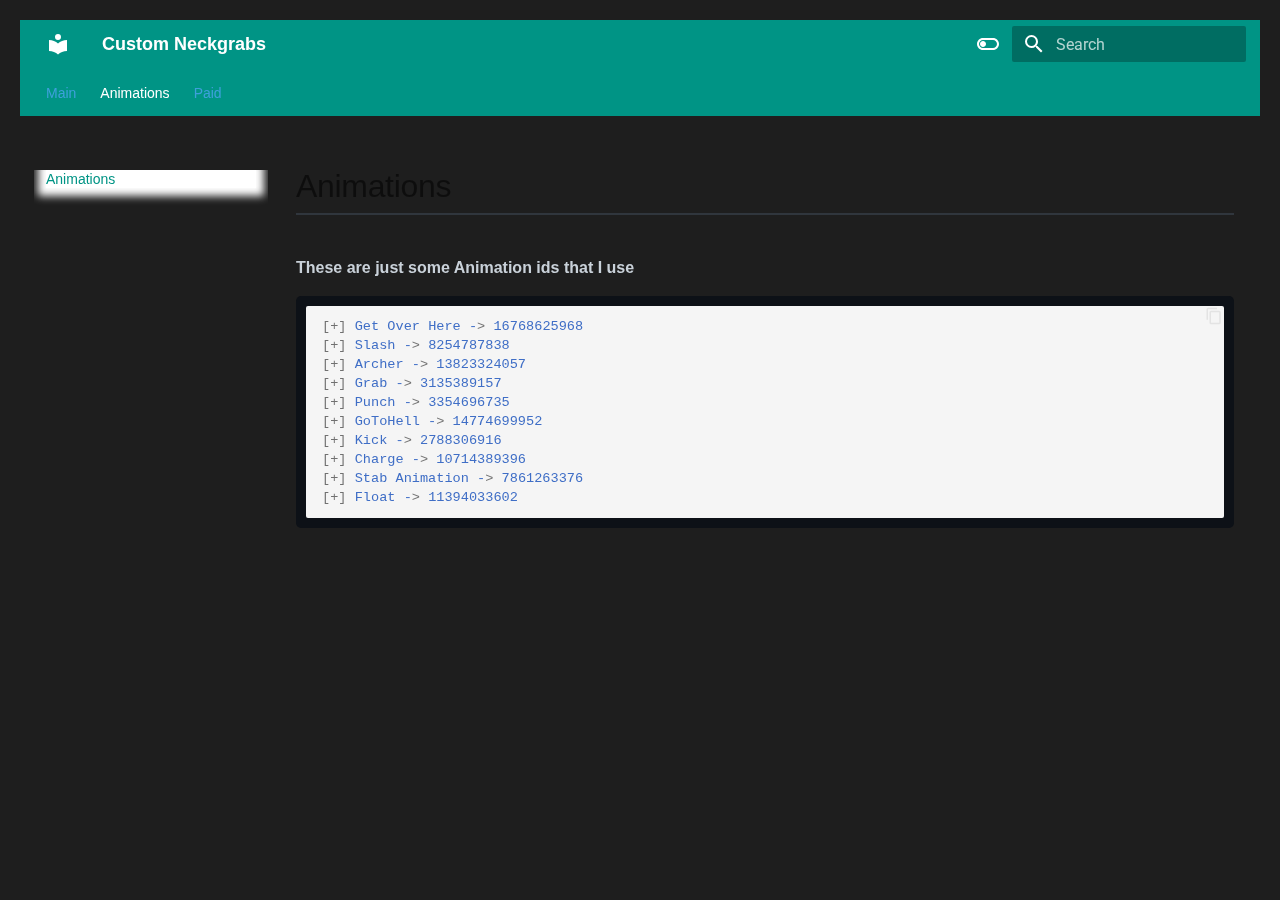
<file: Animations/index.html>
<!doctype html>
<html lang="en" class="no-js">
  <head>
    
      <meta charset="utf-8">
      <meta name="viewport" content="width=device-width,initial-scale=1">
      
      
      
      
        <link rel="prev" href="..">
      
      
        <link rel="next" href="../paid/">
      
      
      <link rel="icon" href="../assets/images/favicon.png">
      <meta name="generator" content="mkdocs-1.6.0, mkdocs-material-9.5.30">
    
    
      
        <title>Animations - Custom Neckgrabs</title>
      
    
    
      <link rel="stylesheet" href="../assets/stylesheets/main.3cba04c6.min.css">
      
        
        <link rel="stylesheet" href="../assets/stylesheets/palette.06af60db.min.css">
      
      


    
    
      
    
    
      
        
        
        <link rel="preconnect" href="https://fonts.gstatic.com" crossorigin>
        <link rel="stylesheet" href="https://fonts.googleapis.com/css?family=Roboto:300,300i,400,400i,700,700i%7CRoboto+Mono:400,400i,700,700i&display=fallback">
        <style>:root{--md-text-font:"Roboto";--md-code-font:"Roboto Mono"}</style>
      
    
    
      <link rel="stylesheet" href="../extra.css">
    
    <script>__md_scope=new URL("..",location),__md_hash=e=>[...e].reduce((e,_)=>(e<<5)-e+_.charCodeAt(0),0),__md_get=(e,_=localStorage,t=__md_scope)=>JSON.parse(_.getItem(t.pathname+"."+e)),__md_set=(e,_,t=localStorage,a=__md_scope)=>{try{t.setItem(a.pathname+"."+e,JSON.stringify(_))}catch(e){}}</script>
    
      

    
    
    
  </head>
  
  
    
    
      
    
    
    
    
    <body dir="ltr" data-md-color-scheme="default" data-md-color-primary="teal" data-md-color-accent="purple">
  
    
    <input class="md-toggle" data-md-toggle="drawer" type="checkbox" id="__drawer" autocomplete="off">
    <input class="md-toggle" data-md-toggle="search" type="checkbox" id="__search" autocomplete="off">
    <label class="md-overlay" for="__drawer"></label>
    <div data-md-component="skip">
      
        
        <a href="#animations" class="md-skip">
          Skip to content
        </a>
      
    </div>
    <div data-md-component="announce">
      
    </div>
    
    
      

<header class="md-header" data-md-component="header">
  <nav class="md-header__inner md-grid" aria-label="Header">
    <a href=".." title="Custom Neckgrabs" class="md-header__button md-logo" aria-label="Custom Neckgrabs" data-md-component="logo">
      
  
  <svg xmlns="http://www.w3.org/2000/svg" viewBox="0 0 24 24"><path d="M12 8a3 3 0 0 0 3-3 3 3 0 0 0-3-3 3 3 0 0 0-3 3 3 3 0 0 0 3 3m0 3.54C9.64 9.35 6.5 8 3 8v11c3.5 0 6.64 1.35 9 3.54 2.36-2.19 5.5-3.54 9-3.54V8c-3.5 0-6.64 1.35-9 3.54Z"/></svg>

    </a>
    <label class="md-header__button md-icon" for="__drawer">
      
      <svg xmlns="http://www.w3.org/2000/svg" viewBox="0 0 24 24"><path d="M3 6h18v2H3V6m0 5h18v2H3v-2m0 5h18v2H3v-2Z"/></svg>
    </label>
    <div class="md-header__title" data-md-component="header-title">
      <div class="md-header__ellipsis">
        <div class="md-header__topic">
          <span class="md-ellipsis">
            Custom Neckgrabs
          </span>
        </div>
        <div class="md-header__topic" data-md-component="header-topic">
          <span class="md-ellipsis">
            
              Animations
            
          </span>
        </div>
      </div>
    </div>
    
      
        <form class="md-header__option" data-md-component="palette">
  
    
    
    
    <input class="md-option" data-md-color-media="" data-md-color-scheme="default" data-md-color-primary="teal" data-md-color-accent="purple"  aria-label="Switch to dark mode"  type="radio" name="__palette" id="__palette_0">
    
      <label class="md-header__button md-icon" title="Switch to dark mode" for="__palette_1" hidden>
        <svg xmlns="http://www.w3.org/2000/svg" viewBox="0 0 24 24"><path d="M17 6H7c-3.31 0-6 2.69-6 6s2.69 6 6 6h10c3.31 0 6-2.69 6-6s-2.69-6-6-6zm0 10H7c-2.21 0-4-1.79-4-4s1.79-4 4-4h10c2.21 0 4 1.79 4 4s-1.79 4-4 4zM7 9c-1.66 0-3 1.34-3 3s1.34 3 3 3 3-1.34 3-3-1.34-3-3-3z"/></svg>
      </label>
    
  
    
    
    
    <input class="md-option" data-md-color-media="" data-md-color-scheme="slate" data-md-color-primary="teal" data-md-color-accent="lime"  aria-label="Switch to light mode"  type="radio" name="__palette" id="__palette_1">
    
      <label class="md-header__button md-icon" title="Switch to light mode" for="__palette_0" hidden>
        <svg xmlns="http://www.w3.org/2000/svg" viewBox="0 0 24 24"><path d="M17 7H7a5 5 0 0 0-5 5 5 5 0 0 0 5 5h10a5 5 0 0 0 5-5 5 5 0 0 0-5-5m0 8a3 3 0 0 1-3-3 3 3 0 0 1 3-3 3 3 0 0 1 3 3 3 3 0 0 1-3 3Z"/></svg>
      </label>
    
  
</form>
      
    
    
      <script>var media,input,key,value,palette=__md_get("__palette");if(palette&&palette.color){"(prefers-color-scheme)"===palette.color.media&&(media=matchMedia("(prefers-color-scheme: light)"),input=document.querySelector(media.matches?"[data-md-color-media='(prefers-color-scheme: light)']":"[data-md-color-media='(prefers-color-scheme: dark)']"),palette.color.media=input.getAttribute("data-md-color-media"),palette.color.scheme=input.getAttribute("data-md-color-scheme"),palette.color.primary=input.getAttribute("data-md-color-primary"),palette.color.accent=input.getAttribute("data-md-color-accent"));for([key,value]of Object.entries(palette.color))document.body.setAttribute("data-md-color-"+key,value)}</script>
    
    
    
      <label class="md-header__button md-icon" for="__search">
        
        <svg xmlns="http://www.w3.org/2000/svg" viewBox="0 0 24 24"><path d="M9.5 3A6.5 6.5 0 0 1 16 9.5c0 1.61-.59 3.09-1.56 4.23l.27.27h.79l5 5-1.5 1.5-5-5v-.79l-.27-.27A6.516 6.516 0 0 1 9.5 16 6.5 6.5 0 0 1 3 9.5 6.5 6.5 0 0 1 9.5 3m0 2C7 5 5 7 5 9.5S7 14 9.5 14 14 12 14 9.5 12 5 9.5 5Z"/></svg>
      </label>
      <div class="md-search" data-md-component="search" role="dialog">
  <label class="md-search__overlay" for="__search"></label>
  <div class="md-search__inner" role="search">
    <form class="md-search__form" name="search">
      <input type="text" class="md-search__input" name="query" aria-label="Search" placeholder="Search" autocapitalize="off" autocorrect="off" autocomplete="off" spellcheck="false" data-md-component="search-query" required>
      <label class="md-search__icon md-icon" for="__search">
        
        <svg xmlns="http://www.w3.org/2000/svg" viewBox="0 0 24 24"><path d="M9.5 3A6.5 6.5 0 0 1 16 9.5c0 1.61-.59 3.09-1.56 4.23l.27.27h.79l5 5-1.5 1.5-5-5v-.79l-.27-.27A6.516 6.516 0 0 1 9.5 16 6.5 6.5 0 0 1 3 9.5 6.5 6.5 0 0 1 9.5 3m0 2C7 5 5 7 5 9.5S7 14 9.5 14 14 12 14 9.5 12 5 9.5 5Z"/></svg>
        
        <svg xmlns="http://www.w3.org/2000/svg" viewBox="0 0 24 24"><path d="M20 11v2H8l5.5 5.5-1.42 1.42L4.16 12l7.92-7.92L13.5 5.5 8 11h12Z"/></svg>
      </label>
      <nav class="md-search__options" aria-label="Search">
        
        <button type="reset" class="md-search__icon md-icon" title="Clear" aria-label="Clear" tabindex="-1">
          
          <svg xmlns="http://www.w3.org/2000/svg" viewBox="0 0 24 24"><path d="M19 6.41 17.59 5 12 10.59 6.41 5 5 6.41 10.59 12 5 17.59 6.41 19 12 13.41 17.59 19 19 17.59 13.41 12 19 6.41Z"/></svg>
        </button>
      </nav>
      
        <div class="md-search__suggest" data-md-component="search-suggest"></div>
      
    </form>
    <div class="md-search__output">
      <div class="md-search__scrollwrap" tabindex="0" data-md-scrollfix>
        <div class="md-search-result" data-md-component="search-result">
          <div class="md-search-result__meta">
            Initializing search
          </div>
          <ol class="md-search-result__list" role="presentation"></ol>
        </div>
      </div>
    </div>
  </div>
</div>
    
    
  </nav>
  
</header>
    
    <div class="md-container" data-md-component="container">
      
      
        
          
            
<nav class="md-tabs" aria-label="Tabs" data-md-component="tabs">
  <div class="md-grid">
    <ul class="md-tabs__list">
      
        
  
  
  
    <li class="md-tabs__item">
      <a href=".." class="md-tabs__link">
        
  
    
  
  Main

      </a>
    </li>
  

      
        
  
  
    
  
  
    <li class="md-tabs__item md-tabs__item--active">
      <a href="./" class="md-tabs__link">
        
  
    
  
  Animations

      </a>
    </li>
  

      
        
  
  
  
    <li class="md-tabs__item">
      <a href="../paid/" class="md-tabs__link">
        
  
    
  
  Paid

      </a>
    </li>
  

      
    </ul>
  </div>
</nav>
          
        
      
      <main class="md-main" data-md-component="main">
        <div class="md-main__inner md-grid">
          
            
              
              <div class="md-sidebar md-sidebar--primary" data-md-component="sidebar" data-md-type="navigation" >
                <div class="md-sidebar__scrollwrap">
                  <div class="md-sidebar__inner">
                    


  


  

<nav class="md-nav md-nav--primary md-nav--lifted md-nav--integrated" aria-label="Navigation" data-md-level="0">
  <label class="md-nav__title" for="__drawer">
    <a href=".." title="Custom Neckgrabs" class="md-nav__button md-logo" aria-label="Custom Neckgrabs" data-md-component="logo">
      
  
  <svg xmlns="http://www.w3.org/2000/svg" viewBox="0 0 24 24"><path d="M12 8a3 3 0 0 0 3-3 3 3 0 0 0-3-3 3 3 0 0 0-3 3 3 3 0 0 0 3 3m0 3.54C9.64 9.35 6.5 8 3 8v11c3.5 0 6.64 1.35 9 3.54 2.36-2.19 5.5-3.54 9-3.54V8c-3.5 0-6.64 1.35-9 3.54Z"/></svg>

    </a>
    Custom Neckgrabs
  </label>
  
  <ul class="md-nav__list" data-md-scrollfix>
    
      
      
  
  
  
  
    <li class="md-nav__item">
      <a href=".." class="md-nav__link">
        
  
  <span class="md-ellipsis">
    Main
  </span>
  

      </a>
    </li>
  

    
      
      
  
  
    
  
  
  
    <li class="md-nav__item md-nav__item--active">
      
      <input class="md-nav__toggle md-toggle" type="checkbox" id="__toc">
      
      
        
      
      
      <a href="./" class="md-nav__link md-nav__link--active">
        
  
  <span class="md-ellipsis">
    Animations
  </span>
  

      </a>
      
    </li>
  

    
      
      
  
  
  
  
    <li class="md-nav__item">
      <a href="../paid/" class="md-nav__link">
        
  
  <span class="md-ellipsis">
    Paid
  </span>
  

      </a>
    </li>
  

    
  </ul>
</nav>
                  </div>
                </div>
              </div>
            
            
          
          
            <div class="md-content" data-md-component="content">
              <article class="md-content__inner md-typeset">
                
                  


<h1 id="animations">Animations</h1>
<p><strong>These are just some Animation ids that I use</strong></p>
<div class="highlight"><pre><span></span><code><a id="__codelineno-0-1" name="__codelineno-0-1" href="#__codelineno-0-1"></a><span class="o">[+]</span><span class="w"> </span><span class="nt">Get</span><span class="w"> </span><span class="nt">Over</span><span class="w"> </span><span class="nt">Here</span><span class="w"> </span><span class="nt">-</span><span class="o">&gt;</span><span class="w"> </span><span class="nt">16768625968</span>
<a id="__codelineno-0-2" name="__codelineno-0-2" href="#__codelineno-0-2"></a><span class="o">[+]</span><span class="w"> </span><span class="nt">Slash</span><span class="w"> </span><span class="nt">-</span><span class="o">&gt;</span><span class="w"> </span><span class="nt">8254787838</span>
<a id="__codelineno-0-3" name="__codelineno-0-3" href="#__codelineno-0-3"></a><span class="o">[+]</span><span class="w"> </span><span class="nt">Archer</span><span class="w"> </span><span class="nt">-</span><span class="o">&gt;</span><span class="w"> </span><span class="nt">13823324057</span>
<a id="__codelineno-0-4" name="__codelineno-0-4" href="#__codelineno-0-4"></a><span class="o">[+]</span><span class="w"> </span><span class="nt">Grab</span><span class="w"> </span><span class="nt">-</span><span class="o">&gt;</span><span class="w"> </span><span class="nt">3135389157</span>
<a id="__codelineno-0-5" name="__codelineno-0-5" href="#__codelineno-0-5"></a><span class="o">[+]</span><span class="w"> </span><span class="nt">Punch</span><span class="w"> </span><span class="nt">-</span><span class="o">&gt;</span><span class="w"> </span><span class="nt">3354696735</span>
<a id="__codelineno-0-6" name="__codelineno-0-6" href="#__codelineno-0-6"></a><span class="o">[+]</span><span class="w"> </span><span class="nt">GoToHell</span><span class="w"> </span><span class="nt">-</span><span class="o">&gt;</span><span class="w"> </span><span class="nt">14774699952</span>
<a id="__codelineno-0-7" name="__codelineno-0-7" href="#__codelineno-0-7"></a><span class="o">[+]</span><span class="w"> </span><span class="nt">Kick</span><span class="w"> </span><span class="nt">-</span><span class="o">&gt;</span><span class="w"> </span><span class="nt">2788306916</span>
<a id="__codelineno-0-8" name="__codelineno-0-8" href="#__codelineno-0-8"></a><span class="o">[+]</span><span class="w"> </span><span class="nt">Charge</span><span class="w"> </span><span class="nt">-</span><span class="o">&gt;</span><span class="w"> </span><span class="nt">10714389396</span>
<a id="__codelineno-0-9" name="__codelineno-0-9" href="#__codelineno-0-9"></a><span class="o">[+]</span><span class="w"> </span><span class="nt">Stab</span><span class="w"> </span><span class="nt">Animation</span><span class="w"> </span><span class="nt">-</span><span class="o">&gt;</span><span class="w"> </span><span class="nt">7861263376</span>
<a id="__codelineno-0-10" name="__codelineno-0-10" href="#__codelineno-0-10"></a><span class="o">[+]</span><span class="w"> </span><span class="nt">Float</span><span class="w"> </span><span class="nt">-</span><span class="o">&gt;</span><span class="w"> </span><span class="nt">11394033602</span>
</code></pre></div>












                
              </article>
            </div>
          
          
  <script>var tabs=__md_get("__tabs");if(Array.isArray(tabs))e:for(var set of document.querySelectorAll(".tabbed-set")){var tab,labels=set.querySelector(".tabbed-labels");for(tab of tabs)for(var label of labels.getElementsByTagName("label"))if(label.innerText.trim()===tab){var input=document.getElementById(label.htmlFor);input.checked=!0;continue e}}</script>

<script>var target=document.getElementById(location.hash.slice(1));target&&target.name&&(target.checked=target.name.startsWith("__tabbed_"))</script>
        </div>
        
          <button type="button" class="md-top md-icon" data-md-component="top" hidden>
  
  <svg xmlns="http://www.w3.org/2000/svg" viewBox="0 0 24 24"><path d="M13 20h-2V8l-5.5 5.5-1.42-1.42L12 4.16l7.92 7.92-1.42 1.42L13 8v12Z"/></svg>
  Back to top
</button>
        
      </main>
      
        <footer class="md-footer">
  
  <div class="md-footer-meta md-typeset">
    <div class="md-footer-meta__inner md-grid">
      <div class="md-copyright">
  
  
    Made with
    <a href="https://squidfunk.github.io/mkdocs-material/" target="_blank" rel="noopener">
      Material for MkDocs
    </a>
  
</div>
      
    </div>
  </div>
</footer>
      
    </div>
    <div class="md-dialog" data-md-component="dialog">
      <div class="md-dialog__inner md-typeset"></div>
    </div>
    
    
    <script id="__config" type="application/json">{"base": "..", "features": ["navigation.tabs", "navigation.sections", "toc.integrate", "navigation.top", "search.suggest", "search.highlight", "content.tabs.link", "content.code.annotation", "content.code.copy"], "search": "../assets/javascripts/workers/search.b8dbb3d2.min.js", "translations": {"clipboard.copied": "Copied to clipboard", "clipboard.copy": "Copy to clipboard", "search.result.more.one": "1 more on this page", "search.result.more.other": "# more on this page", "search.result.none": "No matching documents", "search.result.one": "1 matching document", "search.result.other": "# matching documents", "search.result.placeholder": "Type to start searching", "search.result.term.missing": "Missing", "select.version": "Select version"}}</script>
    
    
      <script src="../assets/javascripts/bundle.fe8b6f2b.min.js"></script>
      
    
  </body>
</html>
</file>
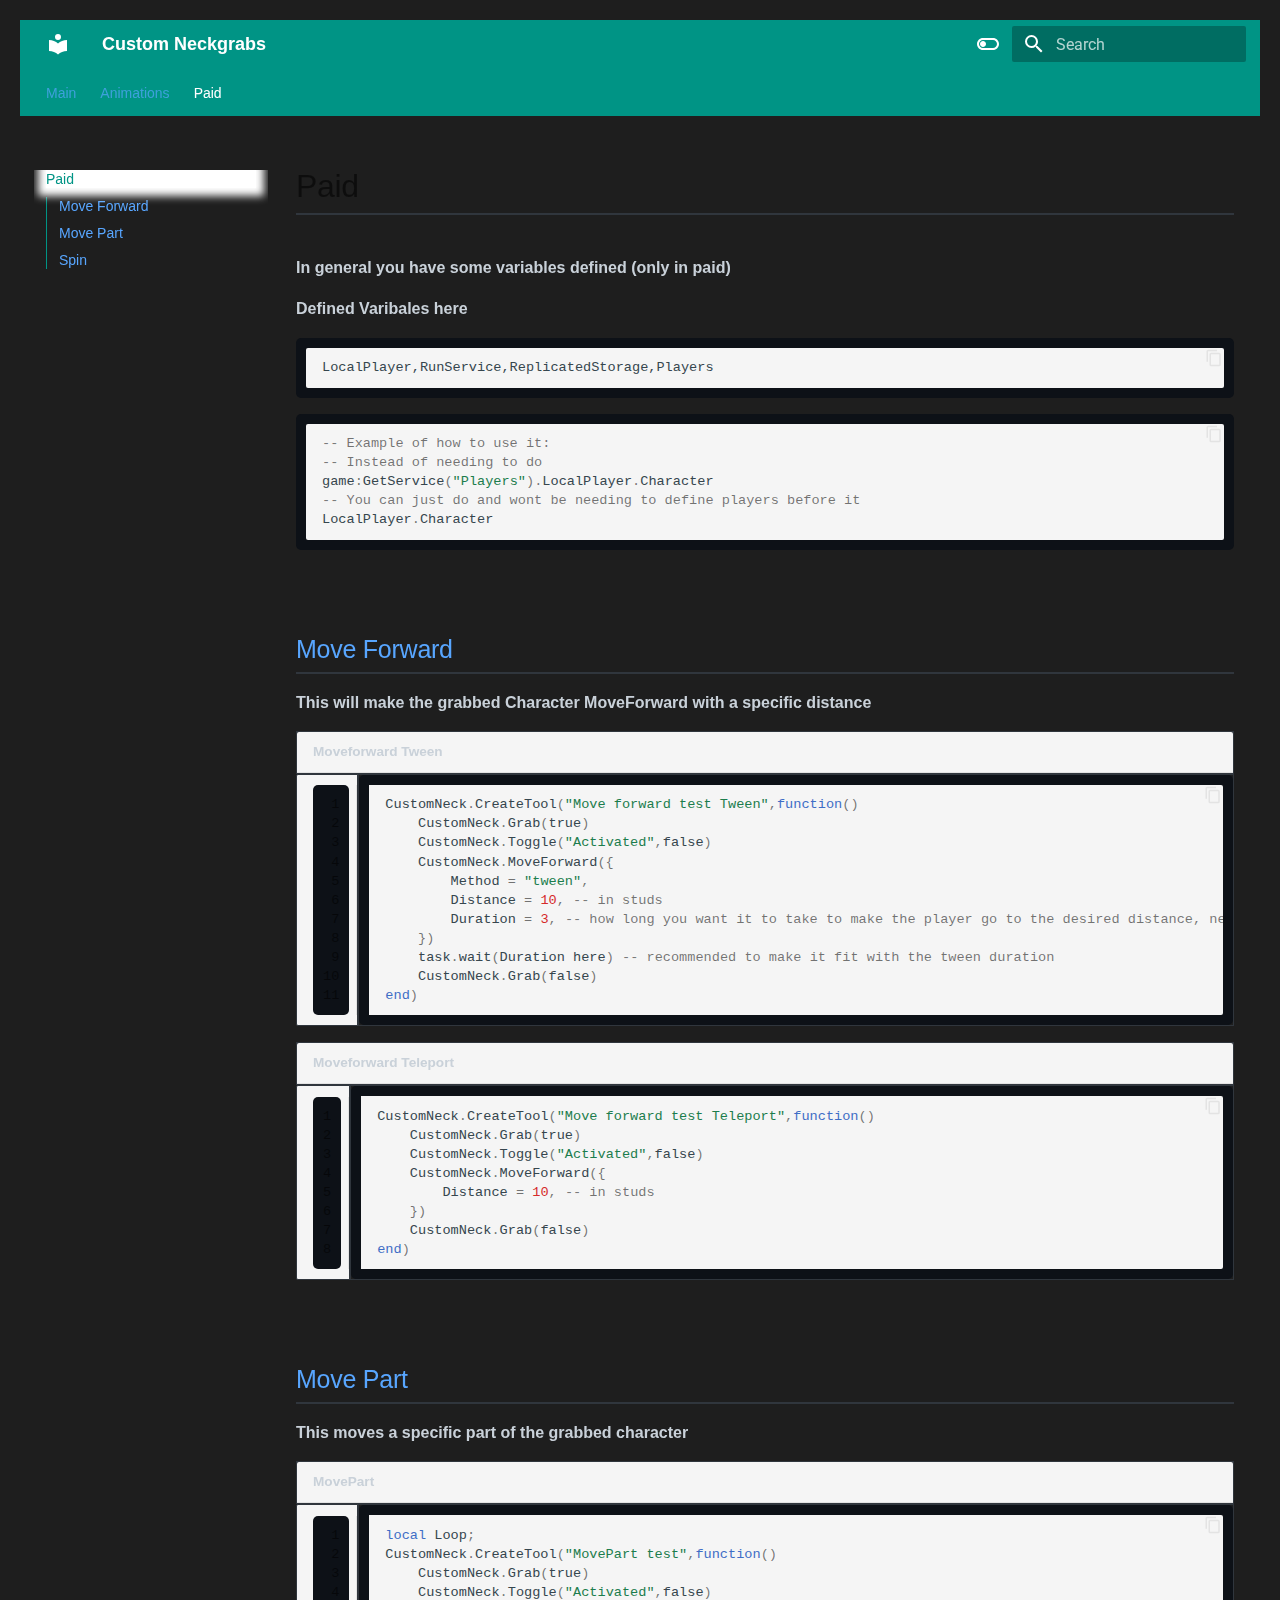
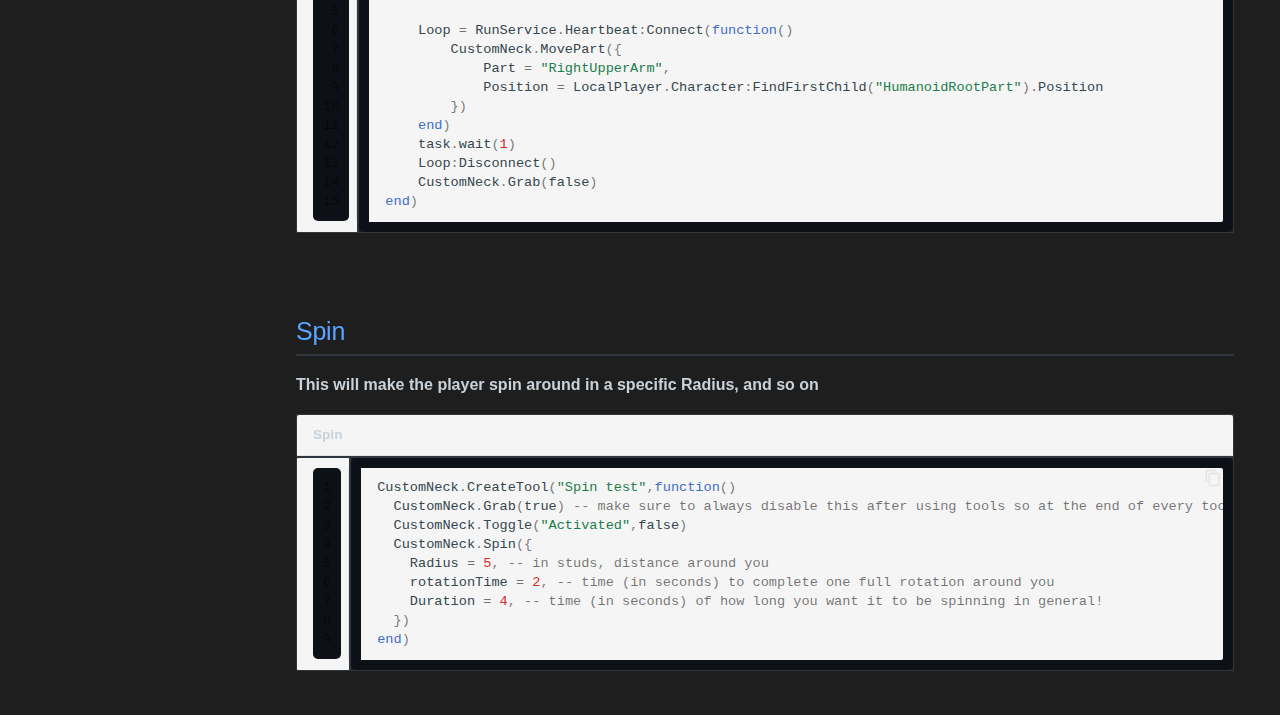
<file: paid/index.html>
<!doctype html>
<html lang="en" class="no-js">
  <head>
    
      <meta charset="utf-8">
      <meta name="viewport" content="width=device-width,initial-scale=1">
      
      
      
      
        <link rel="prev" href="../Animations/">
      
      
      
      <link rel="icon" href="../assets/images/favicon.png">
      <meta name="generator" content="mkdocs-1.6.0, mkdocs-material-9.5.30">
    
    
      
        <title>Paid - Custom Neckgrabs</title>
      
    
    
      <link rel="stylesheet" href="../assets/stylesheets/main.3cba04c6.min.css">
      
        
        <link rel="stylesheet" href="../assets/stylesheets/palette.06af60db.min.css">
      
      


    
    
      
    
    
      
        
        
        <link rel="preconnect" href="https://fonts.gstatic.com" crossorigin>
        <link rel="stylesheet" href="https://fonts.googleapis.com/css?family=Roboto:300,300i,400,400i,700,700i%7CRoboto+Mono:400,400i,700,700i&display=fallback">
        <style>:root{--md-text-font:"Roboto";--md-code-font:"Roboto Mono"}</style>
      
    
    
      <link rel="stylesheet" href="../extra.css">
    
    <script>__md_scope=new URL("..",location),__md_hash=e=>[...e].reduce((e,_)=>(e<<5)-e+_.charCodeAt(0),0),__md_get=(e,_=localStorage,t=__md_scope)=>JSON.parse(_.getItem(t.pathname+"."+e)),__md_set=(e,_,t=localStorage,a=__md_scope)=>{try{t.setItem(a.pathname+"."+e,JSON.stringify(_))}catch(e){}}</script>
    
      

    
    
    
  </head>
  
  
    
    
      
    
    
    
    
    <body dir="ltr" data-md-color-scheme="default" data-md-color-primary="teal" data-md-color-accent="purple">
  
    
    <input class="md-toggle" data-md-toggle="drawer" type="checkbox" id="__drawer" autocomplete="off">
    <input class="md-toggle" data-md-toggle="search" type="checkbox" id="__search" autocomplete="off">
    <label class="md-overlay" for="__drawer"></label>
    <div data-md-component="skip">
      
        
        <a href="#paid" class="md-skip">
          Skip to content
        </a>
      
    </div>
    <div data-md-component="announce">
      
    </div>
    
    
      

<header class="md-header" data-md-component="header">
  <nav class="md-header__inner md-grid" aria-label="Header">
    <a href=".." title="Custom Neckgrabs" class="md-header__button md-logo" aria-label="Custom Neckgrabs" data-md-component="logo">
      
  
  <svg xmlns="http://www.w3.org/2000/svg" viewBox="0 0 24 24"><path d="M12 8a3 3 0 0 0 3-3 3 3 0 0 0-3-3 3 3 0 0 0-3 3 3 3 0 0 0 3 3m0 3.54C9.64 9.35 6.5 8 3 8v11c3.5 0 6.64 1.35 9 3.54 2.36-2.19 5.5-3.54 9-3.54V8c-3.5 0-6.64 1.35-9 3.54Z"/></svg>

    </a>
    <label class="md-header__button md-icon" for="__drawer">
      
      <svg xmlns="http://www.w3.org/2000/svg" viewBox="0 0 24 24"><path d="M3 6h18v2H3V6m0 5h18v2H3v-2m0 5h18v2H3v-2Z"/></svg>
    </label>
    <div class="md-header__title" data-md-component="header-title">
      <div class="md-header__ellipsis">
        <div class="md-header__topic">
          <span class="md-ellipsis">
            Custom Neckgrabs
          </span>
        </div>
        <div class="md-header__topic" data-md-component="header-topic">
          <span class="md-ellipsis">
            
              Paid
            
          </span>
        </div>
      </div>
    </div>
    
      
        <form class="md-header__option" data-md-component="palette">
  
    
    
    
    <input class="md-option" data-md-color-media="" data-md-color-scheme="default" data-md-color-primary="teal" data-md-color-accent="purple"  aria-label="Switch to dark mode"  type="radio" name="__palette" id="__palette_0">
    
      <label class="md-header__button md-icon" title="Switch to dark mode" for="__palette_1" hidden>
        <svg xmlns="http://www.w3.org/2000/svg" viewBox="0 0 24 24"><path d="M17 6H7c-3.31 0-6 2.69-6 6s2.69 6 6 6h10c3.31 0 6-2.69 6-6s-2.69-6-6-6zm0 10H7c-2.21 0-4-1.79-4-4s1.79-4 4-4h10c2.21 0 4 1.79 4 4s-1.79 4-4 4zM7 9c-1.66 0-3 1.34-3 3s1.34 3 3 3 3-1.34 3-3-1.34-3-3-3z"/></svg>
      </label>
    
  
    
    
    
    <input class="md-option" data-md-color-media="" data-md-color-scheme="slate" data-md-color-primary="teal" data-md-color-accent="lime"  aria-label="Switch to light mode"  type="radio" name="__palette" id="__palette_1">
    
      <label class="md-header__button md-icon" title="Switch to light mode" for="__palette_0" hidden>
        <svg xmlns="http://www.w3.org/2000/svg" viewBox="0 0 24 24"><path d="M17 7H7a5 5 0 0 0-5 5 5 5 0 0 0 5 5h10a5 5 0 0 0 5-5 5 5 0 0 0-5-5m0 8a3 3 0 0 1-3-3 3 3 0 0 1 3-3 3 3 0 0 1 3 3 3 3 0 0 1-3 3Z"/></svg>
      </label>
    
  
</form>
      
    
    
      <script>var media,input,key,value,palette=__md_get("__palette");if(palette&&palette.color){"(prefers-color-scheme)"===palette.color.media&&(media=matchMedia("(prefers-color-scheme: light)"),input=document.querySelector(media.matches?"[data-md-color-media='(prefers-color-scheme: light)']":"[data-md-color-media='(prefers-color-scheme: dark)']"),palette.color.media=input.getAttribute("data-md-color-media"),palette.color.scheme=input.getAttribute("data-md-color-scheme"),palette.color.primary=input.getAttribute("data-md-color-primary"),palette.color.accent=input.getAttribute("data-md-color-accent"));for([key,value]of Object.entries(palette.color))document.body.setAttribute("data-md-color-"+key,value)}</script>
    
    
    
      <label class="md-header__button md-icon" for="__search">
        
        <svg xmlns="http://www.w3.org/2000/svg" viewBox="0 0 24 24"><path d="M9.5 3A6.5 6.5 0 0 1 16 9.5c0 1.61-.59 3.09-1.56 4.23l.27.27h.79l5 5-1.5 1.5-5-5v-.79l-.27-.27A6.516 6.516 0 0 1 9.5 16 6.5 6.5 0 0 1 3 9.5 6.5 6.5 0 0 1 9.5 3m0 2C7 5 5 7 5 9.5S7 14 9.5 14 14 12 14 9.5 12 5 9.5 5Z"/></svg>
      </label>
      <div class="md-search" data-md-component="search" role="dialog">
  <label class="md-search__overlay" for="__search"></label>
  <div class="md-search__inner" role="search">
    <form class="md-search__form" name="search">
      <input type="text" class="md-search__input" name="query" aria-label="Search" placeholder="Search" autocapitalize="off" autocorrect="off" autocomplete="off" spellcheck="false" data-md-component="search-query" required>
      <label class="md-search__icon md-icon" for="__search">
        
        <svg xmlns="http://www.w3.org/2000/svg" viewBox="0 0 24 24"><path d="M9.5 3A6.5 6.5 0 0 1 16 9.5c0 1.61-.59 3.09-1.56 4.23l.27.27h.79l5 5-1.5 1.5-5-5v-.79l-.27-.27A6.516 6.516 0 0 1 9.5 16 6.5 6.5 0 0 1 3 9.5 6.5 6.5 0 0 1 9.5 3m0 2C7 5 5 7 5 9.5S7 14 9.5 14 14 12 14 9.5 12 5 9.5 5Z"/></svg>
        
        <svg xmlns="http://www.w3.org/2000/svg" viewBox="0 0 24 24"><path d="M20 11v2H8l5.5 5.5-1.42 1.42L4.16 12l7.92-7.92L13.5 5.5 8 11h12Z"/></svg>
      </label>
      <nav class="md-search__options" aria-label="Search">
        
        <button type="reset" class="md-search__icon md-icon" title="Clear" aria-label="Clear" tabindex="-1">
          
          <svg xmlns="http://www.w3.org/2000/svg" viewBox="0 0 24 24"><path d="M19 6.41 17.59 5 12 10.59 6.41 5 5 6.41 10.59 12 5 17.59 6.41 19 12 13.41 17.59 19 19 17.59 13.41 12 19 6.41Z"/></svg>
        </button>
      </nav>
      
        <div class="md-search__suggest" data-md-component="search-suggest"></div>
      
    </form>
    <div class="md-search__output">
      <div class="md-search__scrollwrap" tabindex="0" data-md-scrollfix>
        <div class="md-search-result" data-md-component="search-result">
          <div class="md-search-result__meta">
            Initializing search
          </div>
          <ol class="md-search-result__list" role="presentation"></ol>
        </div>
      </div>
    </div>
  </div>
</div>
    
    
  </nav>
  
</header>
    
    <div class="md-container" data-md-component="container">
      
      
        
          
            
<nav class="md-tabs" aria-label="Tabs" data-md-component="tabs">
  <div class="md-grid">
    <ul class="md-tabs__list">
      
        
  
  
  
    <li class="md-tabs__item">
      <a href=".." class="md-tabs__link">
        
  
    
  
  Main

      </a>
    </li>
  

      
        
  
  
  
    <li class="md-tabs__item">
      <a href="../Animations/" class="md-tabs__link">
        
  
    
  
  Animations

      </a>
    </li>
  

      
        
  
  
    
  
  
    <li class="md-tabs__item md-tabs__item--active">
      <a href="./" class="md-tabs__link">
        
  
    
  
  Paid

      </a>
    </li>
  

      
    </ul>
  </div>
</nav>
          
        
      
      <main class="md-main" data-md-component="main">
        <div class="md-main__inner md-grid">
          
            
              
              <div class="md-sidebar md-sidebar--primary" data-md-component="sidebar" data-md-type="navigation" >
                <div class="md-sidebar__scrollwrap">
                  <div class="md-sidebar__inner">
                    


  


  

<nav class="md-nav md-nav--primary md-nav--lifted md-nav--integrated" aria-label="Navigation" data-md-level="0">
  <label class="md-nav__title" for="__drawer">
    <a href=".." title="Custom Neckgrabs" class="md-nav__button md-logo" aria-label="Custom Neckgrabs" data-md-component="logo">
      
  
  <svg xmlns="http://www.w3.org/2000/svg" viewBox="0 0 24 24"><path d="M12 8a3 3 0 0 0 3-3 3 3 0 0 0-3-3 3 3 0 0 0-3 3 3 3 0 0 0 3 3m0 3.54C9.64 9.35 6.5 8 3 8v11c3.5 0 6.64 1.35 9 3.54 2.36-2.19 5.5-3.54 9-3.54V8c-3.5 0-6.64 1.35-9 3.54Z"/></svg>

    </a>
    Custom Neckgrabs
  </label>
  
  <ul class="md-nav__list" data-md-scrollfix>
    
      
      
  
  
  
  
    <li class="md-nav__item">
      <a href=".." class="md-nav__link">
        
  
  <span class="md-ellipsis">
    Main
  </span>
  

      </a>
    </li>
  

    
      
      
  
  
  
  
    <li class="md-nav__item">
      <a href="../Animations/" class="md-nav__link">
        
  
  <span class="md-ellipsis">
    Animations
  </span>
  

      </a>
    </li>
  

    
      
      
  
  
    
  
  
  
    <li class="md-nav__item md-nav__item--active">
      
      <input class="md-nav__toggle md-toggle" type="checkbox" id="__toc">
      
      
        
      
      
        <label class="md-nav__link md-nav__link--active" for="__toc">
          
  
  <span class="md-ellipsis">
    Paid
  </span>
  

          <span class="md-nav__icon md-icon"></span>
        </label>
      
      <a href="./" class="md-nav__link md-nav__link--active">
        
  
  <span class="md-ellipsis">
    Paid
  </span>
  

      </a>
      
        

<nav class="md-nav md-nav--secondary" aria-label="Table of contents">
  
  
  
    
  
  
    <label class="md-nav__title" for="__toc">
      <span class="md-nav__icon md-icon"></span>
      Table of contents
    </label>
    <ul class="md-nav__list" data-md-component="toc" data-md-scrollfix>
      
        <li class="md-nav__item">
  <a href="#move-forward" class="md-nav__link">
    <span class="md-ellipsis">
      Move Forward
    </span>
  </a>
  
</li>
      
        <li class="md-nav__item">
  <a href="#move-part" class="md-nav__link">
    <span class="md-ellipsis">
      Move Part
    </span>
  </a>
  
</li>
      
        <li class="md-nav__item">
  <a href="#spin" class="md-nav__link">
    <span class="md-ellipsis">
      Spin
    </span>
  </a>
  
</li>
      
    </ul>
  
</nav>
      
    </li>
  

    
  </ul>
</nav>
                  </div>
                </div>
              </div>
            
            
          
          
            <div class="md-content" data-md-component="content">
              <article class="md-content__inner md-typeset">
                
                  


<h1 id="paid">Paid</h1>
<p><strong>In general you have some variables defined (only in paid)</strong></p>
<p><strong>Defined Varibales here</strong></p>
<div class="highlight"><pre><span></span><code><a id="__codelineno-0-1" name="__codelineno-0-1" href="#__codelineno-0-1"></a>LocalPlayer,RunService,ReplicatedStorage,Players
</code></pre></div>
<div class="highlight"><pre><span></span><code><a id="__codelineno-1-1" name="__codelineno-1-1" href="#__codelineno-1-1"></a><span class="c1">-- Example of how to use it:</span>
<a id="__codelineno-1-2" name="__codelineno-1-2" href="#__codelineno-1-2"></a><span class="c1">-- Instead of needing to do</span>
<a id="__codelineno-1-3" name="__codelineno-1-3" href="#__codelineno-1-3"></a><span class="n">game</span><span class="p">:</span><span class="n">GetService</span><span class="p">(</span><span class="s2">&quot;Players&quot;</span><span class="p">).</span><span class="n">LocalPlayer</span><span class="p">.</span><span class="n">Character</span>
<a id="__codelineno-1-4" name="__codelineno-1-4" href="#__codelineno-1-4"></a><span class="c1">-- You can just do and wont be needing to define players before it</span>
<a id="__codelineno-1-5" name="__codelineno-1-5" href="#__codelineno-1-5"></a><span class="n">LocalPlayer</span><span class="p">.</span><span class="n">Character</span>
</code></pre></div>
<p>‎</p>
<h2 id="move-forward">Move Forward</h2>
<p><strong>This will make the grabbed Character MoveForward with a specific distance</strong>
<div class="highlight"><table class="highlighttable"><tr><th colspan="2" class="filename"><span class="filename">Moveforward Tween</span></th></tr><tr><td class="linenos"><div class="linenodiv"><pre><span></span><span class="normal"><a href="#__codelineno-2-1"> 1</a></span>
<span class="normal"><a href="#__codelineno-2-2"> 2</a></span>
<span class="normal"><a href="#__codelineno-2-3"> 3</a></span>
<span class="normal"><a href="#__codelineno-2-4"> 4</a></span>
<span class="normal"><a href="#__codelineno-2-5"> 5</a></span>
<span class="normal"><a href="#__codelineno-2-6"> 6</a></span>
<span class="normal"><a href="#__codelineno-2-7"> 7</a></span>
<span class="normal"><a href="#__codelineno-2-8"> 8</a></span>
<span class="normal"><a href="#__codelineno-2-9"> 9</a></span>
<span class="normal"><a href="#__codelineno-2-10">10</a></span>
<span class="normal"><a href="#__codelineno-2-11">11</a></span></pre></div></td><td class="code"><div><pre><span></span><code><a id="__codelineno-2-1" name="__codelineno-2-1"></a><span class="n">CustomNeck</span><span class="p">.</span><span class="n">CreateTool</span><span class="p">(</span><span class="s2">&quot;Move forward test Tween&quot;</span><span class="p">,</span><span class="kr">function</span><span class="p">()</span>
<a id="__codelineno-2-2" name="__codelineno-2-2"></a>    <span class="n">CustomNeck</span><span class="p">.</span><span class="n">Grab</span><span class="p">(</span><span class="kc">true</span><span class="p">)</span>
<a id="__codelineno-2-3" name="__codelineno-2-3"></a>    <span class="n">CustomNeck</span><span class="p">.</span><span class="n">Toggle</span><span class="p">(</span><span class="s2">&quot;Activated&quot;</span><span class="p">,</span><span class="kc">false</span><span class="p">)</span>
<a id="__codelineno-2-4" name="__codelineno-2-4"></a>    <span class="n">CustomNeck</span><span class="p">.</span><span class="n">MoveForward</span><span class="p">({</span>
<a id="__codelineno-2-5" name="__codelineno-2-5"></a>        <span class="n">Method</span> <span class="o">=</span> <span class="s2">&quot;tween&quot;</span><span class="p">,</span>
<a id="__codelineno-2-6" name="__codelineno-2-6"></a>        <span class="n">Distance</span> <span class="o">=</span> <span class="mi">10</span><span class="p">,</span> <span class="c1">-- in studs</span>
<a id="__codelineno-2-7" name="__codelineno-2-7"></a>        <span class="n">Duration</span> <span class="o">=</span> <span class="mi">3</span><span class="p">,</span> <span class="c1">-- how long you want it to take to make the player go to the desired distance, needs to be removed when using normal tp</span>
<a id="__codelineno-2-8" name="__codelineno-2-8"></a>    <span class="p">})</span>
<a id="__codelineno-2-9" name="__codelineno-2-9"></a>    <span class="n">task</span><span class="p">.</span><span class="n">wait</span><span class="p">(</span><span class="n">Duration</span> <span class="n">here</span><span class="p">)</span> <span class="c1">-- recommended to make it fit with the tween duration</span>
<a id="__codelineno-2-10" name="__codelineno-2-10"></a>    <span class="n">CustomNeck</span><span class="p">.</span><span class="n">Grab</span><span class="p">(</span><span class="kc">false</span><span class="p">)</span>
<a id="__codelineno-2-11" name="__codelineno-2-11"></a><span class="kr">end</span><span class="p">)</span>
</code></pre></div></td></tr></table></div>
<div class="highlight"><table class="highlighttable"><tr><th colspan="2" class="filename"><span class="filename">Moveforward Teleport</span></th></tr><tr><td class="linenos"><div class="linenodiv"><pre><span></span><span class="normal"><a href="#__codelineno-3-1">1</a></span>
<span class="normal"><a href="#__codelineno-3-2">2</a></span>
<span class="normal"><a href="#__codelineno-3-3">3</a></span>
<span class="normal"><a href="#__codelineno-3-4">4</a></span>
<span class="normal"><a href="#__codelineno-3-5">5</a></span>
<span class="normal"><a href="#__codelineno-3-6">6</a></span>
<span class="normal"><a href="#__codelineno-3-7">7</a></span>
<span class="normal"><a href="#__codelineno-3-8">8</a></span></pre></div></td><td class="code"><div><pre><span></span><code><a id="__codelineno-3-1" name="__codelineno-3-1"></a><span class="n">CustomNeck</span><span class="p">.</span><span class="n">CreateTool</span><span class="p">(</span><span class="s2">&quot;Move forward test Teleport&quot;</span><span class="p">,</span><span class="kr">function</span><span class="p">()</span>
<a id="__codelineno-3-2" name="__codelineno-3-2"></a>    <span class="n">CustomNeck</span><span class="p">.</span><span class="n">Grab</span><span class="p">(</span><span class="kc">true</span><span class="p">)</span>
<a id="__codelineno-3-3" name="__codelineno-3-3"></a>    <span class="n">CustomNeck</span><span class="p">.</span><span class="n">Toggle</span><span class="p">(</span><span class="s2">&quot;Activated&quot;</span><span class="p">,</span><span class="kc">false</span><span class="p">)</span>
<a id="__codelineno-3-4" name="__codelineno-3-4"></a>    <span class="n">CustomNeck</span><span class="p">.</span><span class="n">MoveForward</span><span class="p">({</span>
<a id="__codelineno-3-5" name="__codelineno-3-5"></a>        <span class="n">Distance</span> <span class="o">=</span> <span class="mi">10</span><span class="p">,</span> <span class="c1">-- in studs</span>
<a id="__codelineno-3-6" name="__codelineno-3-6"></a>    <span class="p">})</span>
<a id="__codelineno-3-7" name="__codelineno-3-7"></a>    <span class="n">CustomNeck</span><span class="p">.</span><span class="n">Grab</span><span class="p">(</span><span class="kc">false</span><span class="p">)</span>
<a id="__codelineno-3-8" name="__codelineno-3-8"></a><span class="kr">end</span><span class="p">)</span>
</code></pre></div></td></tr></table></div>
‎</p>
<h2 id="move-part">Move Part</h2>
<p><strong>This moves a specific part of the grabbed character</strong>
<div class="highlight"><table class="highlighttable"><tr><th colspan="2" class="filename"><span class="filename">MovePart</span></th></tr><tr><td class="linenos"><div class="linenodiv"><pre><span></span><span class="normal"><a href="#__codelineno-4-1"> 1</a></span>
<span class="normal"><a href="#__codelineno-4-2"> 2</a></span>
<span class="normal"><a href="#__codelineno-4-3"> 3</a></span>
<span class="normal"><a href="#__codelineno-4-4"> 4</a></span>
<span class="normal"><a href="#__codelineno-4-5"> 5</a></span>
<span class="normal"><a href="#__codelineno-4-6"> 6</a></span>
<span class="normal"><a href="#__codelineno-4-7"> 7</a></span>
<span class="normal"><a href="#__codelineno-4-8"> 8</a></span>
<span class="normal"><a href="#__codelineno-4-9"> 9</a></span>
<span class="normal"><a href="#__codelineno-4-10">10</a></span>
<span class="normal"><a href="#__codelineno-4-11">11</a></span>
<span class="normal"><a href="#__codelineno-4-12">12</a></span>
<span class="normal"><a href="#__codelineno-4-13">13</a></span>
<span class="normal"><a href="#__codelineno-4-14">14</a></span>
<span class="normal"><a href="#__codelineno-4-15">15</a></span></pre></div></td><td class="code"><div><pre><span></span><code><a id="__codelineno-4-1" name="__codelineno-4-1"></a><span class="kd">local</span> <span class="n">Loop</span><span class="p">;</span>
<a id="__codelineno-4-2" name="__codelineno-4-2"></a><span class="n">CustomNeck</span><span class="p">.</span><span class="n">CreateTool</span><span class="p">(</span><span class="s2">&quot;MovePart test&quot;</span><span class="p">,</span><span class="kr">function</span><span class="p">()</span>
<a id="__codelineno-4-3" name="__codelineno-4-3"></a>    <span class="n">CustomNeck</span><span class="p">.</span><span class="n">Grab</span><span class="p">(</span><span class="kc">true</span><span class="p">)</span>
<a id="__codelineno-4-4" name="__codelineno-4-4"></a>    <span class="n">CustomNeck</span><span class="p">.</span><span class="n">Toggle</span><span class="p">(</span><span class="s2">&quot;Activated&quot;</span><span class="p">,</span><span class="kc">false</span><span class="p">)</span>
<a id="__codelineno-4-5" name="__codelineno-4-5"></a>
<a id="__codelineno-4-6" name="__codelineno-4-6"></a>    <span class="n">Loop</span> <span class="o">=</span> <span class="n">RunService</span><span class="p">.</span><span class="n">Heartbeat</span><span class="p">:</span><span class="n">Connect</span><span class="p">(</span><span class="kr">function</span><span class="p">()</span>
<a id="__codelineno-4-7" name="__codelineno-4-7"></a>        <span class="n">CustomNeck</span><span class="p">.</span><span class="n">MovePart</span><span class="p">({</span>
<a id="__codelineno-4-8" name="__codelineno-4-8"></a>            <span class="n">Part</span> <span class="o">=</span> <span class="s2">&quot;RightUpperArm&quot;</span><span class="p">,</span>
<a id="__codelineno-4-9" name="__codelineno-4-9"></a>            <span class="n">Position</span> <span class="o">=</span> <span class="n">LocalPlayer</span><span class="p">.</span><span class="n">Character</span><span class="p">:</span><span class="n">FindFirstChild</span><span class="p">(</span><span class="s2">&quot;HumanoidRootPart&quot;</span><span class="p">).</span><span class="n">Position</span>
<a id="__codelineno-4-10" name="__codelineno-4-10"></a>        <span class="p">})</span>
<a id="__codelineno-4-11" name="__codelineno-4-11"></a>    <span class="kr">end</span><span class="p">)</span>
<a id="__codelineno-4-12" name="__codelineno-4-12"></a>    <span class="n">task</span><span class="p">.</span><span class="n">wait</span><span class="p">(</span><span class="mi">1</span><span class="p">)</span>
<a id="__codelineno-4-13" name="__codelineno-4-13"></a>    <span class="n">Loop</span><span class="p">:</span><span class="n">Disconnect</span><span class="p">()</span>
<a id="__codelineno-4-14" name="__codelineno-4-14"></a>    <span class="n">CustomNeck</span><span class="p">.</span><span class="n">Grab</span><span class="p">(</span><span class="kc">false</span><span class="p">)</span>
<a id="__codelineno-4-15" name="__codelineno-4-15"></a><span class="kr">end</span><span class="p">)</span>
</code></pre></div></td></tr></table></div>
‎</p>
<h2 id="spin">Spin</h2>
<p><strong>This will make the player spin around in a specific Radius, and so on</strong></p>
<div class="highlight"><table class="highlighttable"><tr><th colspan="2" class="filename"><span class="filename">Spin</span></th></tr><tr><td class="linenos"><div class="linenodiv"><pre><span></span><span class="normal"><a href="#__codelineno-5-1">1</a></span>
<span class="normal"><a href="#__codelineno-5-2">2</a></span>
<span class="normal"><a href="#__codelineno-5-3">3</a></span>
<span class="normal"><a href="#__codelineno-5-4">4</a></span>
<span class="normal"><a href="#__codelineno-5-5">5</a></span>
<span class="normal"><a href="#__codelineno-5-6">6</a></span>
<span class="normal"><a href="#__codelineno-5-7">7</a></span>
<span class="normal"><a href="#__codelineno-5-8">8</a></span>
<span class="normal"><a href="#__codelineno-5-9">9</a></span></pre></div></td><td class="code"><div><pre><span></span><code><a id="__codelineno-5-1" name="__codelineno-5-1"></a><span class="n">CustomNeck</span><span class="p">.</span><span class="n">CreateTool</span><span class="p">(</span><span class="s2">&quot;Spin test&quot;</span><span class="p">,</span><span class="kr">function</span><span class="p">()</span>
<a id="__codelineno-5-2" name="__codelineno-5-2"></a>  <span class="n">CustomNeck</span><span class="p">.</span><span class="n">Grab</span><span class="p">(</span><span class="kc">true</span><span class="p">)</span> <span class="c1">-- make sure to always disable this after using tools so at the end of every tool of yours do: CustomNeck.Grab(false)</span>
<a id="__codelineno-5-3" name="__codelineno-5-3"></a>  <span class="n">CustomNeck</span><span class="p">.</span><span class="n">Toggle</span><span class="p">(</span><span class="s2">&quot;Activated&quot;</span><span class="p">,</span><span class="kc">false</span><span class="p">)</span>
<a id="__codelineno-5-4" name="__codelineno-5-4"></a>  <span class="n">CustomNeck</span><span class="p">.</span><span class="n">Spin</span><span class="p">({</span>
<a id="__codelineno-5-5" name="__codelineno-5-5"></a>    <span class="n">Radius</span> <span class="o">=</span> <span class="mi">5</span><span class="p">,</span> <span class="c1">-- in studs, distance around you</span>
<a id="__codelineno-5-6" name="__codelineno-5-6"></a>    <span class="n">rotationTime</span> <span class="o">=</span> <span class="mi">2</span><span class="p">,</span> <span class="c1">-- time (in seconds) to complete one full rotation around you</span>
<a id="__codelineno-5-7" name="__codelineno-5-7"></a>    <span class="n">Duration</span> <span class="o">=</span> <span class="mi">4</span><span class="p">,</span> <span class="c1">-- time (in seconds) of how long you want it to be spinning in general!</span>
<a id="__codelineno-5-8" name="__codelineno-5-8"></a>  <span class="p">})</span>
<a id="__codelineno-5-9" name="__codelineno-5-9"></a><span class="kr">end</span><span class="p">)</span>  
</code></pre></div></td></tr></table></div>












                
              </article>
            </div>
          
          
  <script>var tabs=__md_get("__tabs");if(Array.isArray(tabs))e:for(var set of document.querySelectorAll(".tabbed-set")){var tab,labels=set.querySelector(".tabbed-labels");for(tab of tabs)for(var label of labels.getElementsByTagName("label"))if(label.innerText.trim()===tab){var input=document.getElementById(label.htmlFor);input.checked=!0;continue e}}</script>

<script>var target=document.getElementById(location.hash.slice(1));target&&target.name&&(target.checked=target.name.startsWith("__tabbed_"))</script>
        </div>
        
          <button type="button" class="md-top md-icon" data-md-component="top" hidden>
  
  <svg xmlns="http://www.w3.org/2000/svg" viewBox="0 0 24 24"><path d="M13 20h-2V8l-5.5 5.5-1.42-1.42L12 4.16l7.92 7.92-1.42 1.42L13 8v12Z"/></svg>
  Back to top
</button>
        
      </main>
      
        <footer class="md-footer">
  
  <div class="md-footer-meta md-typeset">
    <div class="md-footer-meta__inner md-grid">
      <div class="md-copyright">
  
  
    Made with
    <a href="https://squidfunk.github.io/mkdocs-material/" target="_blank" rel="noopener">
      Material for MkDocs
    </a>
  
</div>
      
    </div>
  </div>
</footer>
      
    </div>
    <div class="md-dialog" data-md-component="dialog">
      <div class="md-dialog__inner md-typeset"></div>
    </div>
    
    
    <script id="__config" type="application/json">{"base": "..", "features": ["navigation.tabs", "navigation.sections", "toc.integrate", "navigation.top", "search.suggest", "search.highlight", "content.tabs.link", "content.code.annotation", "content.code.copy"], "search": "../assets/javascripts/workers/search.b8dbb3d2.min.js", "translations": {"clipboard.copied": "Copied to clipboard", "clipboard.copy": "Copy to clipboard", "search.result.more.one": "1 more on this page", "search.result.more.other": "# more on this page", "search.result.none": "No matching documents", "search.result.one": "1 matching document", "search.result.other": "# matching documents", "search.result.placeholder": "Type to start searching", "search.result.term.missing": "Missing", "select.version": "Select version"}}</script>
    
    
      <script src="../assets/javascripts/bundle.fe8b6f2b.min.js"></script>
      
    
  </body>
</html>
</file>
<file: extra.css>
.md-footer {
    display: none;
}

body {
    font-family: 'Helvetica Neue', Arial, sans-serif;
    background-color: #1e1e1e;
    color: #c9d1d9;
    line-height: 1.6;
    padding: 20px;
    margin: 0;
}

h1, h2, h3, h4, h5, h6 {
    color: #58a6ff;
    border-bottom: 2px solid #30363d;
    padding-bottom: 5px;
    margin-top: 1.2em;
}

a {
    color: #58a6ff;
    text-decoration: none;
}
a:hover {
    text-decoration: underline;
}

pre, code {
    background-color: #0d1117;
    color: #c9d1d9;
    padding: 10px;
    border-radius: 5px;
    font-family: 'Courier New', Courier, monospace;
}

table {
    border-collapse: collapse;
    width: 100%;
    margin: 20px 0;
}
th, td {
    border: 1px solid #30363d;
    padding: 10px;
    text-align: left;
}
th {
    background-color: #21262d;
}

hr {
    border: 1px solid #30363d;
    margin: 30px 0;
}

.toc a {
    color: #58a6ff;
}

footer {
    text-align: center;
    padding: 10px;
    font-size: 0.9em;
    color: #8b949e;
}
</file>
<file: assets/stylesheets/main.3cba04c6.min.css>
@charset "UTF-8";html{-webkit-text-size-adjust:none;-moz-text-size-adjust:none;text-size-adjust:none;box-sizing:border-box}*,:after,:before{box-sizing:inherit}@media (prefers-reduced-motion){*,:after,:before{transition:none!important}}body{margin:0}a,button,input,label{-webkit-tap-highlight-color:transparent}a{color:inherit;text-decoration:none}hr{border:0;box-sizing:initial;display:block;height:.05rem;overflow:visible;padding:0}small{font-size:80%}sub,sup{line-height:1em}img{border-style:none}table{border-collapse:initial;border-spacing:0}td,th{font-weight:400;vertical-align:top}button{background:#0000;border:0;font-family:inherit;font-size:inherit;margin:0;padding:0}input{border:0;outline:none}:root{--md-primary-fg-color:#4051b5;--md-primary-fg-color--light:#5d6cc0;--md-primary-fg-color--dark:#303fa1;--md-primary-bg-color:#fff;--md-primary-bg-color--light:#ffffffb3;--md-accent-fg-color:#526cfe;--md-accent-fg-color--transparent:#526cfe1a;--md-accent-bg-color:#fff;--md-accent-bg-color--light:#ffffffb3}[data-md-color-scheme=default]{color-scheme:light}[data-md-color-scheme=default] img[src$="#gh-dark-mode-only"],[data-md-color-scheme=default] img[src$="#only-dark"]{display:none}:root,[data-md-color-scheme=default]{--md-hue:225deg;--md-default-fg-color:#000000de;--md-default-fg-color--light:#0000008a;--md-default-fg-color--lighter:#00000052;--md-default-fg-color--lightest:#00000012;--md-default-bg-color:#fff;--md-default-bg-color--light:#ffffffb3;--md-default-bg-color--lighter:#ffffff4d;--md-default-bg-color--lightest:#ffffff1f;--md-code-fg-color:#36464e;--md-code-bg-color:#f5f5f5;--md-code-hl-color:#4287ff;--md-code-hl-color--light:#4287ff1a;--md-code-hl-number-color:#d52a2a;--md-code-hl-special-color:#db1457;--md-code-hl-function-color:#a846b9;--md-code-hl-constant-color:#6e59d9;--md-code-hl-keyword-color:#3f6ec6;--md-code-hl-string-color:#1c7d4d;--md-code-hl-name-color:var(--md-code-fg-color);--md-code-hl-operator-color:var(--md-default-fg-color--light);--md-code-hl-punctuation-color:var(--md-default-fg-color--light);--md-code-hl-comment-color:var(--md-default-fg-color--light);--md-code-hl-generic-color:var(--md-default-fg-color--light);--md-code-hl-variable-color:var(--md-default-fg-color--light);--md-typeset-color:var(--md-default-fg-color);--md-typeset-a-color:var(--md-primary-fg-color);--md-typeset-del-color:#f5503d26;--md-typeset-ins-color:#0bd57026;--md-typeset-kbd-color:#fafafa;--md-typeset-kbd-accent-color:#fff;--md-typeset-kbd-border-color:#b8b8b8;--md-typeset-mark-color:#ffff0080;--md-typeset-table-color:#0000001f;--md-typeset-table-color--light:rgba(0,0,0,.035);--md-admonition-fg-color:var(--md-default-fg-color);--md-admonition-bg-color:var(--md-default-bg-color);--md-warning-fg-color:#000000de;--md-warning-bg-color:#ff9;--md-footer-fg-color:#fff;--md-footer-fg-color--light:#ffffffb3;--md-footer-fg-color--lighter:#ffffff73;--md-footer-bg-color:#000000de;--md-footer-bg-color--dark:#00000052;--md-shadow-z1:0 0.2rem 0.5rem #0000000d,0 0 0.05rem #0000001a;--md-shadow-z2:0 0.2rem 0.5rem #0000001a,0 0 0.05rem #00000040;--md-shadow-z3:0 0.2rem 0.5rem #0003,0 0 0.05rem #00000059}.md-icon svg{fill:currentcolor;display:block;height:1.2rem;width:1.2rem}body{-webkit-font-smoothing:antialiased;-moz-osx-font-smoothing:grayscale;--md-text-font-family:var(--md-text-font,_),-apple-system,BlinkMacSystemFont,Helvetica,Arial,sans-serif;--md-code-font-family:var(--md-code-font,_),SFMono-Regular,Consolas,Menlo,monospace}aside,body,input{font-feature-settings:"kern","liga";color:var(--md-typeset-color);font-family:var(--md-text-font-family)}code,kbd,pre{font-feature-settings:"kern";font-family:var(--md-code-font-family)}:root{--md-typeset-table-sort-icon:url('data:image/svg+xml;charset=utf-8,<svg xmlns="http://www.w3.org/2000/svg" viewBox="0 0 24 24"><path d="m18 21-4-4h3V7h-3l4-4 4 4h-3v10h3M2 19v-2h10v2M2 13v-2h7v2M2 7V5h4v2H2Z"/></svg>');--md-typeset-table-sort-icon--asc:url('data:image/svg+xml;charset=utf-8,<svg xmlns="http://www.w3.org/2000/svg" viewBox="0 0 24 24"><path d="M19 17h3l-4 4-4-4h3V3h2M2 17h10v2H2M6 5v2H2V5m0 6h7v2H2v-2Z"/></svg>');--md-typeset-table-sort-icon--desc:url('data:image/svg+xml;charset=utf-8,<svg xmlns="http://www.w3.org/2000/svg" viewBox="0 0 24 24"><path d="M19 7h3l-4-4-4 4h3v14h2M2 17h10v2H2M6 5v2H2V5m0 6h7v2H2v-2Z"/></svg>')}.md-typeset{-webkit-print-color-adjust:exact;color-adjust:exact;font-size:.8rem;line-height:1.6}@media print{.md-typeset{font-size:.68rem}}.md-typeset blockquote,.md-typeset dl,.md-typeset figure,.md-typeset ol,.md-typeset pre,.md-typeset ul{margin-bottom:1em;margin-top:1em}.md-typeset h1{color:var(--md-default-fg-color--light);font-size:2em;line-height:1.3;margin:0 0 1.25em}.md-typeset h1,.md-typeset h2{font-weight:300;letter-spacing:-.01em}.md-typeset h2{font-size:1.5625em;line-height:1.4;margin:1.6em 0 .64em}.md-typeset h3{font-size:1.25em;font-weight:400;letter-spacing:-.01em;line-height:1.5;margin:1.6em 0 .8em}.md-typeset h2+h3{margin-top:.8em}.md-typeset h4{font-weight:700;letter-spacing:-.01em;margin:1em 0}.md-typeset h5,.md-typeset h6{color:var(--md-default-fg-color--light);font-size:.8em;font-weight:700;letter-spacing:-.01em;margin:1.25em 0}.md-typeset h5{text-transform:uppercase}.md-typeset hr{border-bottom:.05rem solid var(--md-default-fg-color--lightest);display:flow-root;margin:1.5em 0}.md-typeset a{color:var(--md-typeset-a-color);word-break:break-word}.md-typeset a,.md-typeset a:before{transition:color 125ms}.md-typeset a:focus,.md-typeset a:hover{color:var(--md-accent-fg-color)}.md-typeset a:focus code,.md-typeset a:hover code{background-color:var(--md-accent-fg-color--transparent)}.md-typeset a code{color:currentcolor;transition:background-color 125ms}.md-typeset a.focus-visible{outline-color:var(--md-accent-fg-color);outline-offset:.2rem}.md-typeset code,.md-typeset kbd,.md-typeset pre{color:var(--md-code-fg-color);direction:ltr;font-variant-ligatures:none}@media print{.md-typeset code,.md-typeset kbd,.md-typeset pre{white-space:pre-wrap}}.md-typeset code{background-color:var(--md-code-bg-color);border-radius:.1rem;-webkit-box-decoration-break:clone;box-decoration-break:clone;font-size:.85em;padding:0 .2941176471em;word-break:break-word}.md-typeset code:not(.focus-visible){-webkit-tap-highlight-color:transparent;outline:none}.md-typeset pre{display:flow-root;line-height:1.4;position:relative}.md-typeset pre>code{-webkit-box-decoration-break:slice;box-decoration-break:slice;box-shadow:none;display:block;margin:0;outline-color:var(--md-accent-fg-color);overflow:auto;padding:.7720588235em 1.1764705882em;scrollbar-color:var(--md-default-fg-color--lighter) #0000;scrollbar-width:thin;touch-action:auto;word-break:normal}.md-typeset pre>code:hover{scrollbar-color:var(--md-accent-fg-color) #0000}.md-typeset pre>code::-webkit-scrollbar{height:.2rem;width:.2rem}.md-typeset pre>code::-webkit-scrollbar-thumb{background-color:var(--md-default-fg-color--lighter)}.md-typeset pre>code::-webkit-scrollbar-thumb:hover{background-color:var(--md-accent-fg-color)}.md-typeset kbd{background-color:var(--md-typeset-kbd-color);border-radius:.1rem;box-shadow:0 .1rem 0 .05rem var(--md-typeset-kbd-border-color),0 .1rem 0 var(--md-typeset-kbd-border-color),0 -.1rem .2rem var(--md-typeset-kbd-accent-color) inset;color:var(--md-default-fg-color);display:inline-block;font-size:.75em;padding:0 .6666666667em;vertical-align:text-top;word-break:break-word}.md-typeset mark{background-color:var(--md-typeset-mark-color);-webkit-box-decoration-break:clone;box-decoration-break:clone;color:inherit;word-break:break-word}.md-typeset abbr{border-bottom:.05rem dotted var(--md-default-fg-color--light);cursor:help;text-decoration:none}.md-typeset small{opacity:.75}[dir=ltr] .md-typeset sub,[dir=ltr] .md-typeset sup{margin-left:.078125em}[dir=rtl] .md-typeset sub,[dir=rtl] .md-typeset sup{margin-right:.078125em}[dir=ltr] .md-typeset blockquote{padding-left:.6rem}[dir=rtl] .md-typeset blockquote{padding-right:.6rem}[dir=ltr] .md-typeset blockquote{border-left:.2rem solid var(--md-default-fg-color--lighter)}[dir=rtl] .md-typeset blockquote{border-right:.2rem solid var(--md-default-fg-color--lighter)}.md-typeset blockquote{color:var(--md-default-fg-color--light);margin-left:0;margin-right:0}.md-typeset ul{list-style-type:disc}[dir=ltr] .md-typeset ol,[dir=ltr] .md-typeset ul{margin-left:.625em}[dir=rtl] .md-typeset ol,[dir=rtl] .md-typeset ul{margin-right:.625em}.md-typeset ol,.md-typeset ul{padding:0}.md-typeset ol:not([hidden]),.md-typeset ul:not([hidden]){display:flow-root}.md-typeset ol ol,.md-typeset ul ol{list-style-type:lower-alpha}.md-typeset ol ol ol,.md-typeset ul ol ol{list-style-type:lower-roman}[dir=ltr] .md-typeset ol li,[dir=ltr] .md-typeset ul li{margin-left:1.25em}[dir=rtl] .md-typeset ol li,[dir=rtl] .md-typeset ul li{margin-right:1.25em}.md-typeset ol li,.md-typeset ul li{margin-bottom:.5em}.md-typeset ol li blockquote,.md-typeset ol li p,.md-typeset ul li blockquote,.md-typeset ul li p{margin:.5em 0}.md-typeset ol li:last-child,.md-typeset ul li:last-child{margin-bottom:0}[dir=ltr] .md-typeset ol li ol,[dir=ltr] .md-typeset ol li ul,[dir=ltr] .md-typeset ul li ol,[dir=ltr] .md-typeset ul li ul{margin-left:.625em}[dir=rtl] .md-typeset ol li ol,[dir=rtl] .md-typeset ol li ul,[dir=rtl] .md-typeset ul li ol,[dir=rtl] .md-typeset ul li ul{margin-right:.625em}.md-typeset ol li ol,.md-typeset ol li ul,.md-typeset ul li ol,.md-typeset ul li ul{margin-bottom:.5em;margin-top:.5em}[dir=ltr] .md-typeset dd{margin-left:1.875em}[dir=rtl] .md-typeset dd{margin-right:1.875em}.md-typeset dd{margin-bottom:1.5em;margin-top:1em}.md-typeset img,.md-typeset svg,.md-typeset video{height:auto;max-width:100%}.md-typeset img[align=left]{margin:1em 1em 1em 0}.md-typeset img[align=right]{margin:1em 0 1em 1em}.md-typeset img[align]:only-child{margin-top:0}.md-typeset figure{display:flow-root;margin:1em auto;max-width:100%;text-align:center;width:-moz-fit-content;width:fit-content}.md-typeset figure img{display:block;margin:0 auto}.md-typeset figcaption{font-style:italic;margin:1em auto;max-width:24rem}.md-typeset iframe{max-width:100%}.md-typeset table:not([class]){background-color:var(--md-default-bg-color);border:.05rem solid var(--md-typeset-table-color);border-radius:.1rem;display:inline-block;font-size:.64rem;max-width:100%;overflow:auto;touch-action:auto}@media print{.md-typeset table:not([class]){display:table}}.md-typeset table:not([class])+*{margin-top:1.5em}.md-typeset table:not([class]) td>:first-child,.md-typeset table:not([class]) th>:first-child{margin-top:0}.md-typeset table:not([class]) td>:last-child,.md-typeset table:not([class]) th>:last-child{margin-bottom:0}.md-typeset table:not([class]) td:not([align]),.md-typeset table:not([class]) th:not([align]){text-align:left}[dir=rtl] .md-typeset table:not([class]) td:not([align]),[dir=rtl] .md-typeset table:not([class]) th:not([align]){text-align:right}.md-typeset table:not([class]) th{font-weight:700;min-width:5rem;padding:.9375em 1.25em;vertical-align:top}.md-typeset table:not([class]) td{border-top:.05rem solid var(--md-typeset-table-color);padding:.9375em 1.25em;vertical-align:top}.md-typeset table:not([class]) tbody tr{transition:background-color 125ms}.md-typeset table:not([class]) tbody tr:hover{background-color:var(--md-typeset-table-color--light);box-shadow:0 .05rem 0 var(--md-default-bg-color) inset}.md-typeset table:not([class]) a{word-break:normal}.md-typeset table th[role=columnheader]{cursor:pointer}[dir=ltr] .md-typeset table th[role=columnheader]:after{margin-left:.5em}[dir=rtl] .md-typeset table th[role=columnheader]:after{margin-right:.5em}.md-typeset table th[role=columnheader]:after{content:"";display:inline-block;height:1.2em;-webkit-mask-image:var(--md-typeset-table-sort-icon);mask-image:var(--md-typeset-table-sort-icon);-webkit-mask-repeat:no-repeat;mask-repeat:no-repeat;-webkit-mask-size:contain;mask-size:contain;transition:background-color 125ms;vertical-align:text-bottom;width:1.2em}.md-typeset table th[role=columnheader]:hover:after{background-color:var(--md-default-fg-color--lighter)}.md-typeset table th[role=columnheader][aria-sort=ascending]:after{background-color:var(--md-default-fg-color--light);-webkit-mask-image:var(--md-typeset-table-sort-icon--asc);mask-image:var(--md-typeset-table-sort-icon--asc)}.md-typeset table th[role=columnheader][aria-sort=descending]:after{background-color:var(--md-default-fg-color--light);-webkit-mask-image:var(--md-typeset-table-sort-icon--desc);mask-image:var(--md-typeset-table-sort-icon--desc)}.md-typeset__scrollwrap{margin:1em -.8rem;overflow-x:auto;touch-action:auto}.md-typeset__table{display:inline-block;margin-bottom:.5em;padding:0 .8rem}@media print{.md-typeset__table{display:block}}html .md-typeset__table table{display:table;margin:0;overflow:hidden;width:100%}@media screen and (max-width:44.984375em){.md-content__inner>pre{margin:1em -.8rem}.md-content__inner>pre code{border-radius:0}}.md-typeset .md-author{border-radius:100%;display:block;flex-shrink:0;height:1.6rem;overflow:hidden;position:relative;transition:color 125ms,transform 125ms;width:1.6rem}.md-typeset .md-author img{display:block}.md-typeset .md-author--more{background:var(--md-default-fg-color--lightest);color:var(--md-default-fg-color--lighter);font-size:.6rem;font-weight:700;line-height:1.6rem;text-align:center}.md-typeset .md-author--long{height:2.4rem;width:2.4rem}.md-typeset a.md-author{transform:scale(1)}.md-typeset a.md-author img{border-radius:100%;filter:grayscale(100%) opacity(75%);transition:filter 125ms}.md-typeset a.md-author:focus,.md-typeset a.md-author:hover{transform:scale(1.1);z-index:1}.md-typeset a.md-author:focus img,.md-typeset a.md-author:hover img{filter:grayscale(0)}.md-banner{background-color:var(--md-footer-bg-color);color:var(--md-footer-fg-color);overflow:auto}@media print{.md-banner{display:none}}.md-banner--warning{background-color:var(--md-warning-bg-color);color:var(--md-warning-fg-color)}.md-banner__inner{font-size:.7rem;margin:.6rem auto;padding:0 .8rem}[dir=ltr] .md-banner__button{float:right}[dir=rtl] .md-banner__button{float:left}.md-banner__button{color:inherit;cursor:pointer;transition:opacity .25s}.no-js .md-banner__button{display:none}.md-banner__button:hover{opacity:.7}html{font-size:125%;height:100%;overflow-x:hidden}@media screen and (min-width:100em){html{font-size:137.5%}}@media screen and (min-width:125em){html{font-size:150%}}body{background-color:var(--md-default-bg-color);display:flex;flex-direction:column;font-size:.5rem;min-height:100%;position:relative;width:100%}@media print{body{display:block}}@media screen and (max-width:59.984375em){body[data-md-scrolllock]{position:fixed}}.md-grid{margin-left:auto;margin-right:auto;max-width:61rem}.md-container{display:flex;flex-direction:column;flex-grow:1}@media print{.md-container{display:block}}.md-main{flex-grow:1}.md-main__inner{display:flex;height:100%;margin-top:1.5rem}.md-ellipsis{overflow:hidden;text-overflow:ellipsis}.md-toggle{display:none}.md-option{height:0;opacity:0;position:absolute;width:0}.md-option:checked+label:not([hidden]){display:block}.md-option.focus-visible+label{outline-color:var(--md-accent-fg-color);outline-style:auto}.md-skip{background-color:var(--md-default-fg-color);border-radius:.1rem;color:var(--md-default-bg-color);font-size:.64rem;margin:.5rem;opacity:0;outline-color:var(--md-accent-fg-color);padding:.3rem .5rem;position:fixed;transform:translateY(.4rem);z-index:-1}.md-skip:focus{opacity:1;transform:translateY(0);transition:transform .25s cubic-bezier(.4,0,.2,1),opacity 175ms 75ms;z-index:10}@page{margin:25mm}:root{--md-clipboard-icon:url('data:image/svg+xml;charset=utf-8,<svg xmlns="http://www.w3.org/2000/svg" viewBox="0 0 24 24"><path d="M19 21H8V7h11m0-2H8a2 2 0 0 0-2 2v14a2 2 0 0 0 2 2h11a2 2 0 0 0 2-2V7a2 2 0 0 0-2-2m-3-4H4a2 2 0 0 0-2 2v14h2V3h12V1Z"/></svg>')}.md-clipboard{border-radius:.1rem;color:var(--md-default-fg-color--lightest);cursor:pointer;height:1.5em;outline-color:var(--md-accent-fg-color);outline-offset:.1rem;position:absolute;right:.5em;top:.5em;transition:color .25s;width:1.5em;z-index:1}@media print{.md-clipboard{display:none}}.md-clipboard:not(.focus-visible){-webkit-tap-highlight-color:transparent;outline:none}:hover>.md-clipboard{color:var(--md-default-fg-color--light)}.md-clipboard:focus,.md-clipboard:hover{color:var(--md-accent-fg-color)}.md-clipboard:after{background-color:currentcolor;content:"";display:block;height:1.125em;margin:0 auto;-webkit-mask-image:var(--md-clipboard-icon);mask-image:var(--md-clipboard-icon);-webkit-mask-position:center;mask-position:center;-webkit-mask-repeat:no-repeat;mask-repeat:no-repeat;-webkit-mask-size:contain;mask-size:contain;width:1.125em}.md-clipboard--inline{cursor:pointer}.md-clipboard--inline code{transition:color .25s,background-color .25s}.md-clipboard--inline:focus code,.md-clipboard--inline:hover code{background-color:var(--md-accent-fg-color--transparent);color:var(--md-accent-fg-color)}.md-typeset .md-code__content{display:grid}@keyframes consent{0%{opacity:0;transform:translateY(100%)}to{opacity:1;transform:translateY(0)}}@keyframes overlay{0%{opacity:0}to{opacity:1}}.md-consent__overlay{animation:overlay .25s both;-webkit-backdrop-filter:blur(.1rem);backdrop-filter:blur(.1rem);background-color:#0000008a;height:100%;opacity:1;position:fixed;top:0;width:100%;z-index:5}.md-consent__inner{animation:consent .5s cubic-bezier(.1,.7,.1,1) both;background-color:var(--md-default-bg-color);border:0;border-radius:.1rem;bottom:0;box-shadow:0 0 .2rem #0000001a,0 .2rem .4rem #0003;max-height:100%;overflow:auto;padding:0;position:fixed;width:100%;z-index:5}.md-consent__form{padding:.8rem}.md-consent__settings{display:none;margin:1em 0}input:checked+.md-consent__settings{display:block}.md-consent__controls{margin-bottom:.8rem}.md-typeset .md-consent__controls .md-button{display:inline}@media screen and (max-width:44.984375em){.md-typeset .md-consent__controls .md-button{display:block;margin-top:.4rem;text-align:center;width:100%}}.md-consent label{cursor:pointer}.md-content{flex-grow:1;min-width:0}.md-content__inner{margin:0 .8rem 1.2rem;padding-top:.6rem}@media screen and (min-width:76.25em){[dir=ltr] .md-sidebar--primary:not([hidden])~.md-content>.md-content__inner{margin-left:1.2rem}[dir=ltr] .md-sidebar--secondary:not([hidden])~.md-content>.md-content__inner,[dir=rtl] .md-sidebar--primary:not([hidden])~.md-content>.md-content__inner{margin-right:1.2rem}[dir=rtl] .md-sidebar--secondary:not([hidden])~.md-content>.md-content__inner{margin-left:1.2rem}}.md-content__inner:before{content:"";display:block;height:.4rem}.md-content__inner>:last-child{margin-bottom:0}[dir=ltr] .md-content__button{float:right}[dir=rtl] .md-content__button{float:left}[dir=ltr] .md-content__button{margin-left:.4rem}[dir=rtl] .md-content__button{margin-right:.4rem}.md-content__button{margin:.4rem 0;padding:0}@media print{.md-content__button{display:none}}.md-typeset .md-content__button{color:var(--md-default-fg-color--lighter)}.md-content__button svg{display:inline;vertical-align:top}[dir=rtl] .md-content__button svg{transform:scaleX(-1)}[dir=ltr] .md-dialog{right:.8rem}[dir=rtl] .md-dialog{left:.8rem}.md-dialog{background-color:var(--md-default-fg-color);border-radius:.1rem;bottom:.8rem;box-shadow:var(--md-shadow-z3);min-width:11.1rem;opacity:0;padding:.4rem .6rem;pointer-events:none;position:fixed;transform:translateY(100%);transition:transform 0ms .4s,opacity .4s;z-index:4}@media print{.md-dialog{display:none}}.md-dialog--active{opacity:1;pointer-events:auto;transform:translateY(0);transition:transform .4s cubic-bezier(.075,.85,.175,1),opacity .4s}.md-dialog__inner{color:var(--md-default-bg-color);font-size:.7rem}.md-feedback{margin:2em 0 1em;text-align:center}.md-feedback fieldset{border:none;margin:0;padding:0}.md-feedback__title{font-weight:700;margin:1em auto}.md-feedback__inner{position:relative}.md-feedback__list{display:flex;flex-wrap:wrap;place-content:baseline center;position:relative}.md-feedback__list:hover .md-icon:not(:disabled){color:var(--md-default-fg-color--lighter)}:disabled .md-feedback__list{min-height:1.8rem}.md-feedback__icon{color:var(--md-default-fg-color--light);cursor:pointer;flex-shrink:0;margin:0 .1rem;transition:color 125ms}.md-feedback__icon:not(:disabled).md-icon:hover{color:var(--md-accent-fg-color)}.md-feedback__icon:disabled{color:var(--md-default-fg-color--lightest);pointer-events:none}.md-feedback__note{opacity:0;position:relative;transform:translateY(.4rem);transition:transform .4s cubic-bezier(.1,.7,.1,1),opacity .15s}.md-feedback__note>*{margin:0 auto;max-width:16rem}:disabled .md-feedback__note{opacity:1;transform:translateY(0)}.md-footer{background-color:var(--md-footer-bg-color);color:var(--md-footer-fg-color)}@media print{.md-footer{display:none}}.md-footer__inner{justify-content:space-between;overflow:auto;padding:.2rem}.md-footer__inner:not([hidden]){display:flex}.md-footer__link{align-items:end;display:flex;flex-grow:0.01;margin-bottom:.4rem;margin-top:1rem;max-width:100%;outline-color:var(--md-accent-fg-color);overflow:hidden;transition:opacity .25s}.md-footer__link:focus,.md-footer__link:hover{opacity:.7}[dir=rtl] .md-footer__link svg{transform:scaleX(-1)}@media screen and (max-width:44.984375em){.md-footer__link--prev{flex-shrink:0}.md-footer__link--prev .md-footer__title{display:none}}[dir=ltr] .md-footer__link--next{margin-left:auto}[dir=rtl] .md-footer__link--next{margin-right:auto}.md-footer__link--next{text-align:right}[dir=rtl] .md-footer__link--next{text-align:left}.md-footer__title{flex-grow:1;font-size:.9rem;margin-bottom:.7rem;max-width:calc(100% - 2.4rem);padding:0 1rem;white-space:nowrap}.md-footer__button{margin:.2rem;padding:.4rem}.md-footer__direction{font-size:.64rem;opacity:.7}.md-footer-meta{background-color:var(--md-footer-bg-color--dark)}.md-footer-meta__inner{display:flex;flex-wrap:wrap;justify-content:space-between;padding:.2rem}html .md-footer-meta.md-typeset a{color:var(--md-footer-fg-color--light)}html .md-footer-meta.md-typeset a:focus,html .md-footer-meta.md-typeset a:hover{color:var(--md-footer-fg-color)}.md-copyright{color:var(--md-footer-fg-color--lighter);font-size:.64rem;margin:auto .6rem;padding:.4rem 0;width:100%}@media screen and (min-width:45em){.md-copyright{width:auto}}.md-copyright__highlight{color:var(--md-footer-fg-color--light)}.md-social{display:inline-flex;gap:.2rem;margin:0 .4rem;padding:.2rem 0 .6rem}@media screen and (min-width:45em){.md-social{padding:.6rem 0}}.md-social__link{display:inline-block;height:1.6rem;text-align:center;width:1.6rem}.md-social__link:before{line-height:1.9}.md-social__link svg{fill:currentcolor;max-height:.8rem;vertical-align:-25%}.md-typeset .md-button{border:.1rem solid;border-radius:.1rem;color:var(--md-primary-fg-color);cursor:pointer;display:inline-block;font-weight:700;padding:.625em 2em;transition:color 125ms,background-color 125ms,border-color 125ms}.md-typeset .md-button--primary{background-color:var(--md-primary-fg-color);border-color:var(--md-primary-fg-color);color:var(--md-primary-bg-color)}.md-typeset .md-button:focus,.md-typeset .md-button:hover{background-color:var(--md-accent-fg-color);border-color:var(--md-accent-fg-color);color:var(--md-accent-bg-color)}[dir=ltr] .md-typeset .md-input{border-top-left-radius:.1rem}[dir=ltr] .md-typeset .md-input,[dir=rtl] .md-typeset .md-input{border-top-right-radius:.1rem}[dir=rtl] .md-typeset .md-input{border-top-left-radius:.1rem}.md-typeset .md-input{border-bottom:.1rem solid var(--md-default-fg-color--lighter);box-shadow:var(--md-shadow-z1);font-size:.8rem;height:1.8rem;padding:0 .6rem;transition:border .25s,box-shadow .25s}.md-typeset .md-input:focus,.md-typeset .md-input:hover{border-bottom-color:var(--md-accent-fg-color);box-shadow:var(--md-shadow-z2)}.md-typeset .md-input--stretch{width:100%}.md-header{background-color:var(--md-primary-fg-color);box-shadow:0 0 .2rem #0000,0 .2rem .4rem #0000;color:var(--md-primary-bg-color);display:block;left:0;position:sticky;right:0;top:0;z-index:4}@media print{.md-header{display:none}}.md-header[hidden]{transform:translateY(-100%);transition:transform .25s cubic-bezier(.8,0,.6,1),box-shadow .25s}.md-header--shadow{box-shadow:0 0 .2rem #0000001a,0 .2rem .4rem #0003;transition:transform .25s cubic-bezier(.1,.7,.1,1),box-shadow .25s}.md-header__inner{align-items:center;display:flex;padding:0 .2rem}.md-header__button{color:currentcolor;cursor:pointer;margin:.2rem;outline-color:var(--md-accent-fg-color);padding:.4rem;position:relative;transition:opacity .25s;vertical-align:middle;z-index:1}.md-header__button:hover{opacity:.7}.md-header__button:not([hidden]){display:inline-block}.md-header__button:not(.focus-visible){-webkit-tap-highlight-color:transparent;outline:none}.md-header__button.md-logo{margin:.2rem;padding:.4rem}@media screen and (max-width:76.234375em){.md-header__button.md-logo{display:none}}.md-header__button.md-logo img,.md-header__button.md-logo svg{fill:currentcolor;display:block;height:1.2rem;width:auto}@media screen and (min-width:60em){.md-header__button[for=__search]{display:none}}.no-js .md-header__button[for=__search]{display:none}[dir=rtl] .md-header__button[for=__search] svg{transform:scaleX(-1)}@media screen and (min-width:76.25em){.md-header__button[for=__drawer]{display:none}}.md-header__topic{display:flex;max-width:100%;position:absolute;transition:transform .4s cubic-bezier(.1,.7,.1,1),opacity .15s;white-space:nowrap}.md-header__topic+.md-header__topic{opacity:0;pointer-events:none;transform:translateX(1.25rem);transition:transform .4s cubic-bezier(1,.7,.1,.1),opacity .15s;z-index:-1}[dir=rtl] .md-header__topic+.md-header__topic{transform:translateX(-1.25rem)}.md-header__topic:first-child{font-weight:700}[dir=ltr] .md-header__title{margin-left:1rem;margin-right:.4rem}[dir=rtl] .md-header__title{margin-left:.4rem;margin-right:1rem}.md-header__title{flex-grow:1;font-size:.9rem;height:2.4rem;line-height:2.4rem}.md-header__title--active .md-header__topic{opacity:0;pointer-events:none;transform:translateX(-1.25rem);transition:transform .4s cubic-bezier(1,.7,.1,.1),opacity .15s;z-index:-1}[dir=rtl] .md-header__title--active .md-header__topic{transform:translateX(1.25rem)}.md-header__title--active .md-header__topic+.md-header__topic{opacity:1;pointer-events:auto;transform:translateX(0);transition:transform .4s cubic-bezier(.1,.7,.1,1),opacity .15s;z-index:0}.md-header__title>.md-header__ellipsis{height:100%;position:relative;width:100%}.md-header__option{display:flex;flex-shrink:0;max-width:100%;transition:max-width 0ms .25s,opacity .25s .25s;white-space:nowrap}[data-md-toggle=search]:checked~.md-header .md-header__option{max-width:0;opacity:0;transition:max-width 0ms,opacity 0ms}.md-header__option>input{bottom:0}.md-header__source{display:none}@media screen and (min-width:60em){[dir=ltr] .md-header__source{margin-left:1rem}[dir=rtl] .md-header__source{margin-right:1rem}.md-header__source{display:block;max-width:11.7rem;width:11.7rem}}@media screen and (min-width:76.25em){[dir=ltr] .md-header__source{margin-left:1.4rem}[dir=rtl] .md-header__source{margin-right:1.4rem}}.md-meta{color:var(--md-default-fg-color--light);font-size:.7rem;line-height:1.3}.md-meta__list{display:inline-flex;flex-wrap:wrap;list-style:none;margin:0;padding:0}.md-meta__item:not(:last-child):after{content:"·";margin-left:.2rem;margin-right:.2rem}.md-meta__link{color:var(--md-typeset-a-color)}.md-meta__link:focus,.md-meta__link:hover{color:var(--md-accent-fg-color)}.md-draft{background-color:#ff1744;border-radius:.125em;color:#fff;display:inline-block;font-weight:700;padding-left:.5714285714em;padding-right:.5714285714em}:root{--md-nav-icon--prev:url('data:image/svg+xml;charset=utf-8,<svg xmlns="http://www.w3.org/2000/svg" viewBox="0 0 24 24"><path d="M20 11v2H8l5.5 5.5-1.42 1.42L4.16 12l7.92-7.92L13.5 5.5 8 11h12Z"/></svg>');--md-nav-icon--next:url('data:image/svg+xml;charset=utf-8,<svg xmlns="http://www.w3.org/2000/svg" viewBox="0 0 24 24"><path d="M8.59 16.58 13.17 12 8.59 7.41 10 6l6 6-6 6-1.41-1.42Z"/></svg>');--md-toc-icon:url('data:image/svg+xml;charset=utf-8,<svg xmlns="http://www.w3.org/2000/svg" viewBox="0 0 24 24"><path d="M3 9h14V7H3v2m0 4h14v-2H3v2m0 4h14v-2H3v2m16 0h2v-2h-2v2m0-10v2h2V7h-2m0 6h2v-2h-2v2Z"/></svg>')}.md-nav{font-size:.7rem;line-height:1.3}.md-nav__title{color:var(--md-default-fg-color--light);display:block;font-weight:700;overflow:hidden;padding:0 .6rem;text-overflow:ellipsis}.md-nav__title .md-nav__button{display:none}.md-nav__title .md-nav__button img{height:100%;width:auto}.md-nav__title .md-nav__button.md-logo img,.md-nav__title .md-nav__button.md-logo svg{fill:currentcolor;display:block;height:2.4rem;max-width:100%;object-fit:contain;width:auto}.md-nav__list{list-style:none;margin:0;padding:0}.md-nav__link{align-items:flex-start;display:flex;gap:.4rem;margin-top:.625em;scroll-snap-align:start;transition:color 125ms}.md-nav__link--passed{color:var(--md-default-fg-color--light)}.md-nav__item .md-nav__link--active,.md-nav__item .md-nav__link--active code{color:var(--md-typeset-a-color)}.md-nav__link .md-ellipsis{position:relative}[dir=ltr] .md-nav__link .md-icon:last-child{margin-left:auto}[dir=rtl] .md-nav__link .md-icon:last-child{margin-right:auto}.md-nav__link svg{fill:currentcolor;flex-shrink:0;height:1.3em;position:relative}.md-nav__link[for]:focus,.md-nav__link[for]:hover,.md-nav__link[href]:focus,.md-nav__link[href]:hover{color:var(--md-accent-fg-color);cursor:pointer}.md-nav__link.focus-visible{outline-color:var(--md-accent-fg-color);outline-offset:.2rem}.md-nav--primary .md-nav__link[for=__toc]{display:none}.md-nav--primary .md-nav__link[for=__toc] .md-icon:after{background-color:currentcolor;display:block;height:100%;-webkit-mask-image:var(--md-toc-icon);mask-image:var(--md-toc-icon);width:100%}.md-nav--primary .md-nav__link[for=__toc]~.md-nav{display:none}.md-nav__container>.md-nav__link{margin-top:0}.md-nav__container>.md-nav__link:first-child{flex-grow:1;min-width:0}.md-nav__icon{flex-shrink:0}.md-nav__source{display:none}@media screen and (max-width:76.234375em){.md-nav--primary,.md-nav--primary .md-nav{background-color:var(--md-default-bg-color);display:flex;flex-direction:column;height:100%;left:0;position:absolute;right:0;top:0;z-index:1}.md-nav--primary .md-nav__item,.md-nav--primary .md-nav__title{font-size:.8rem;line-height:1.5}.md-nav--primary .md-nav__title{background-color:var(--md-default-fg-color--lightest);color:var(--md-default-fg-color--light);cursor:pointer;height:5.6rem;line-height:2.4rem;padding:3rem .8rem .2rem;position:relative;white-space:nowrap}[dir=ltr] .md-nav--primary .md-nav__title .md-nav__icon{left:.4rem}[dir=rtl] .md-nav--primary .md-nav__title .md-nav__icon{right:.4rem}.md-nav--primary .md-nav__title .md-nav__icon{display:block;height:1.2rem;margin:.2rem;position:absolute;top:.4rem;width:1.2rem}.md-nav--primary .md-nav__title .md-nav__icon:after{background-color:currentcolor;content:"";display:block;height:100%;-webkit-mask-image:var(--md-nav-icon--prev);mask-image:var(--md-nav-icon--prev);-webkit-mask-position:center;mask-position:center;-webkit-mask-repeat:no-repeat;mask-repeat:no-repeat;-webkit-mask-size:contain;mask-size:contain;width:100%}.md-nav--primary .md-nav__title~.md-nav__list{background-color:var(--md-default-bg-color);box-shadow:0 .05rem 0 var(--md-default-fg-color--lightest) inset;overflow-y:auto;scroll-snap-type:y mandatory;touch-action:pan-y}.md-nav--primary .md-nav__title~.md-nav__list>:first-child{border-top:0}.md-nav--primary .md-nav__title[for=__drawer]{background-color:var(--md-primary-fg-color);color:var(--md-primary-bg-color);font-weight:700}.md-nav--primary .md-nav__title .md-logo{display:block;left:.2rem;margin:.2rem;padding:.4rem;position:absolute;right:.2rem;top:.2rem}.md-nav--primary .md-nav__list{flex:1}.md-nav--primary .md-nav__item{border-top:.05rem solid var(--md-default-fg-color--lightest)}.md-nav--primary .md-nav__item--active>.md-nav__link{color:var(--md-typeset-a-color)}.md-nav--primary .md-nav__item--active>.md-nav__link:focus,.md-nav--primary .md-nav__item--active>.md-nav__link:hover{color:var(--md-accent-fg-color)}.md-nav--primary .md-nav__link{margin-top:0;padding:.6rem .8rem}.md-nav--primary .md-nav__link svg{margin-top:.1em}.md-nav--primary .md-nav__link>.md-nav__link{padding:0}[dir=ltr] .md-nav--primary .md-nav__link .md-nav__icon{margin-right:-.2rem}[dir=rtl] .md-nav--primary .md-nav__link .md-nav__icon{margin-left:-.2rem}.md-nav--primary .md-nav__link .md-nav__icon{font-size:1.2rem;height:1.2rem;width:1.2rem}.md-nav--primary .md-nav__link .md-nav__icon:after{background-color:currentcolor;content:"";display:block;height:100%;-webkit-mask-image:var(--md-nav-icon--next);mask-image:var(--md-nav-icon--next);-webkit-mask-position:center;mask-position:center;-webkit-mask-repeat:no-repeat;mask-repeat:no-repeat;-webkit-mask-size:contain;mask-size:contain;width:100%}[dir=rtl] .md-nav--primary .md-nav__icon:after{transform:scale(-1)}.md-nav--primary .md-nav--secondary .md-nav{background-color:initial;position:static}[dir=ltr] .md-nav--primary .md-nav--secondary .md-nav .md-nav__link{padding-left:1.4rem}[dir=rtl] .md-nav--primary .md-nav--secondary .md-nav .md-nav__link{padding-right:1.4rem}[dir=ltr] .md-nav--primary .md-nav--secondary .md-nav .md-nav .md-nav__link{padding-left:2rem}[dir=rtl] .md-nav--primary .md-nav--secondary .md-nav .md-nav .md-nav__link{padding-right:2rem}[dir=ltr] .md-nav--primary .md-nav--secondary .md-nav .md-nav .md-nav .md-nav__link{padding-left:2.6rem}[dir=rtl] .md-nav--primary .md-nav--secondary .md-nav .md-nav .md-nav .md-nav__link{padding-right:2.6rem}[dir=ltr] .md-nav--primary .md-nav--secondary .md-nav .md-nav .md-nav .md-nav .md-nav__link{padding-left:3.2rem}[dir=rtl] .md-nav--primary .md-nav--secondary .md-nav .md-nav .md-nav .md-nav .md-nav__link{padding-right:3.2rem}.md-nav--secondary{background-color:initial}.md-nav__toggle~.md-nav{display:flex;opacity:0;transform:translateX(100%);transition:transform .25s cubic-bezier(.8,0,.6,1),opacity 125ms 50ms}[dir=rtl] .md-nav__toggle~.md-nav{transform:translateX(-100%)}.md-nav__toggle:checked~.md-nav{opacity:1;transform:translateX(0);transition:transform .25s cubic-bezier(.4,0,.2,1),opacity 125ms 125ms}.md-nav__toggle:checked~.md-nav>.md-nav__list{-webkit-backface-visibility:hidden;backface-visibility:hidden}}@media screen and (max-width:59.984375em){.md-nav--primary .md-nav__link[for=__toc]{display:flex}.md-nav--primary .md-nav__link[for=__toc] .md-icon:after{content:""}.md-nav--primary .md-nav__link[for=__toc]+.md-nav__link{display:none}.md-nav--primary .md-nav__link[for=__toc]~.md-nav{display:flex}.md-nav__source{background-color:var(--md-primary-fg-color--dark);color:var(--md-primary-bg-color);display:block;padding:0 .2rem}}@media screen and (min-width:60em) and (max-width:76.234375em){.md-nav--integrated .md-nav__link[for=__toc]{display:flex}.md-nav--integrated .md-nav__link[for=__toc] .md-icon:after{content:""}.md-nav--integrated .md-nav__link[for=__toc]+.md-nav__link{display:none}.md-nav--integrated .md-nav__link[for=__toc]~.md-nav{display:flex}}@media screen and (min-width:60em){.md-nav{margin-bottom:-.4rem}.md-nav--secondary .md-nav__title{background:var(--md-default-bg-color);box-shadow:0 0 .4rem .4rem var(--md-default-bg-color);position:sticky;top:0;z-index:1}.md-nav--secondary .md-nav__title[for=__toc]{scroll-snap-align:start}.md-nav--secondary .md-nav__title .md-nav__icon{display:none}[dir=ltr] .md-nav--secondary .md-nav__list{padding-left:.6rem}[dir=rtl] .md-nav--secondary .md-nav__list{padding-right:.6rem}.md-nav--secondary .md-nav__list{padding-bottom:.4rem}[dir=ltr] .md-nav--secondary .md-nav__item>.md-nav__link{margin-right:.4rem}[dir=rtl] .md-nav--secondary .md-nav__item>.md-nav__link{margin-left:.4rem}}@media screen and (min-width:76.25em){.md-nav{margin-bottom:-.4rem;transition:max-height .25s cubic-bezier(.86,0,.07,1)}.md-nav--primary .md-nav__title{background:var(--md-default-bg-color);box-shadow:0 0 .4rem .4rem var(--md-default-bg-color);position:sticky;top:0;z-index:1}.md-nav--primary .md-nav__title[for=__drawer]{scroll-snap-align:start}.md-nav--primary .md-nav__title .md-nav__icon{display:none}[dir=ltr] .md-nav--primary .md-nav__list{padding-left:.6rem}[dir=rtl] .md-nav--primary .md-nav__list{padding-right:.6rem}.md-nav--primary .md-nav__list{padding-bottom:.4rem}[dir=ltr] .md-nav--primary .md-nav__item>.md-nav__link{margin-right:.4rem}[dir=rtl] .md-nav--primary .md-nav__item>.md-nav__link{margin-left:.4rem}.md-nav__toggle~.md-nav{display:grid;grid-template-rows:0fr;opacity:0;transition:grid-template-rows .25s cubic-bezier(.86,0,.07,1),opacity .25s,visibility 0ms .25s;visibility:collapse}.md-nav__toggle~.md-nav>.md-nav__list{overflow:hidden}.md-nav__toggle.md-toggle--indeterminate~.md-nav,.md-nav__toggle:checked~.md-nav{grid-template-rows:1fr;opacity:1;transition:grid-template-rows .25s cubic-bezier(.86,0,.07,1),opacity .15s .1s,visibility 0ms;visibility:visible}.md-nav__toggle.md-toggle--indeterminate~.md-nav{transition:none}.md-nav__item--nested>.md-nav>.md-nav__title{display:none}.md-nav__item--section{display:block;margin:1.25em 0}.md-nav__item--section:last-child{margin-bottom:0}.md-nav__item--section>.md-nav__link{font-weight:700}.md-nav__item--section>.md-nav__link[for]{color:var(--md-default-fg-color--light)}.md-nav__item--section>.md-nav__link:not(.md-nav__container){pointer-events:none}.md-nav__item--section>.md-nav__link .md-icon,.md-nav__item--section>.md-nav__link>[for]{display:none}[dir=ltr] .md-nav__item--section>.md-nav{margin-left:-.6rem}[dir=rtl] .md-nav__item--section>.md-nav{margin-right:-.6rem}.md-nav__item--section>.md-nav{display:block;opacity:1;visibility:visible}.md-nav__item--section>.md-nav>.md-nav__list>.md-nav__item{padding:0}.md-nav__icon{border-radius:100%;height:.9rem;transition:background-color .25s;width:.9rem}.md-nav__icon:hover{background-color:var(--md-accent-fg-color--transparent)}.md-nav__icon:after{background-color:currentcolor;border-radius:100%;content:"";display:inline-block;height:100%;-webkit-mask-image:var(--md-nav-icon--next);mask-image:var(--md-nav-icon--next);-webkit-mask-position:center;mask-position:center;-webkit-mask-repeat:no-repeat;mask-repeat:no-repeat;-webkit-mask-size:contain;mask-size:contain;transition:transform .25s;vertical-align:-.1rem;width:100%}[dir=rtl] .md-nav__icon:after{transform:rotate(180deg)}.md-nav__item--nested .md-nav__toggle:checked~.md-nav__link .md-nav__icon:after,.md-nav__item--nested .md-toggle--indeterminate~.md-nav__link .md-nav__icon:after{transform:rotate(90deg)}.md-nav--lifted>.md-nav__list>.md-nav__item,.md-nav--lifted>.md-nav__title{display:none}.md-nav--lifted>.md-nav__list>.md-nav__item--active{display:block}.md-nav--lifted>.md-nav__list>.md-nav__item--active>.md-nav__link{background:var(--md-default-bg-color);box-shadow:0 0 .4rem .4rem var(--md-default-bg-color);margin-top:0;position:sticky;top:0;z-index:1}.md-nav--lifted>.md-nav__list>.md-nav__item--active>.md-nav__link:not(.md-nav__container){pointer-events:none}.md-nav--lifted>.md-nav__list>.md-nav__item--active.md-nav__item--section{margin:0}[dir=ltr] .md-nav--lifted>.md-nav__list>.md-nav__item>.md-nav:not(.md-nav--secondary){margin-left:-.6rem}[dir=rtl] .md-nav--lifted>.md-nav__list>.md-nav__item>.md-nav:not(.md-nav--secondary){margin-right:-.6rem}.md-nav--lifted>.md-nav__list>.md-nav__item>[for]{color:var(--md-default-fg-color--light)}.md-nav--lifted .md-nav[data-md-level="1"]{grid-template-rows:1fr;opacity:1;visibility:visible}[dir=ltr] .md-nav--integrated>.md-nav__list>.md-nav__item--active .md-nav--secondary{border-left:.05rem solid var(--md-primary-fg-color)}[dir=rtl] .md-nav--integrated>.md-nav__list>.md-nav__item--active .md-nav--secondary{border-right:.05rem solid var(--md-primary-fg-color)}.md-nav--integrated>.md-nav__list>.md-nav__item--active .md-nav--secondary{display:block;margin-bottom:1.25em;opacity:1;visibility:visible}.md-nav--integrated>.md-nav__list>.md-nav__item--active .md-nav--secondary>.md-nav__list{overflow:visible;padding-bottom:0}.md-nav--integrated>.md-nav__list>.md-nav__item--active .md-nav--secondary>.md-nav__title{display:none}}.md-pagination{font-size:.8rem;font-weight:700;gap:.4rem}.md-pagination,.md-pagination>*{align-items:center;display:flex;justify-content:center}.md-pagination>*{border-radius:.2rem;height:1.8rem;min-width:1.8rem;text-align:center}.md-pagination__current{background-color:var(--md-default-fg-color--lightest);color:var(--md-default-fg-color--light)}.md-pagination__link{transition:color 125ms,background-color 125ms}.md-pagination__link:focus,.md-pagination__link:hover{background-color:var(--md-accent-fg-color--transparent);color:var(--md-accent-fg-color)}.md-pagination__link:focus svg,.md-pagination__link:hover svg{color:var(--md-accent-fg-color)}.md-pagination__link.focus-visible{outline-color:var(--md-accent-fg-color);outline-offset:.2rem}.md-pagination__link svg{fill:currentcolor;color:var(--md-default-fg-color--lighter);display:block;max-height:100%;width:1.2rem}.md-post__back{border-bottom:.05rem solid var(--md-default-fg-color--lightest);margin-bottom:1.2rem;padding-bottom:1.2rem}@media screen and (max-width:76.234375em){.md-post__back{display:none}}[dir=rtl] .md-post__back svg{transform:scaleX(-1)}.md-post__authors{display:flex;flex-direction:column;gap:.6rem;margin:0 .6rem 1.2rem}.md-post .md-post__meta a{transition:color 125ms}.md-post .md-post__meta a:focus,.md-post .md-post__meta a:hover{color:var(--md-accent-fg-color)}.md-post__title{color:var(--md-default-fg-color--light);font-weight:700}.md-post--excerpt{margin-bottom:3.2rem}.md-post--excerpt .md-post__header{align-items:center;display:flex;gap:.6rem;min-height:1.6rem}.md-post--excerpt .md-post__authors{align-items:center;display:inline-flex;flex-direction:row;gap:.2rem;margin:0;min-height:2.4rem}[dir=ltr] .md-post--excerpt .md-post__meta .md-meta__list{margin-right:.4rem}[dir=rtl] .md-post--excerpt .md-post__meta .md-meta__list{margin-left:.4rem}.md-post--excerpt .md-post__content>:first-child{--md-scroll-margin:6rem;margin-top:0}.md-post>.md-nav--secondary{margin:1em 0}.md-profile{align-items:center;display:flex;font-size:.7rem;gap:.6rem;line-height:1.4;width:100%}.md-profile__description{flex-grow:1}.md-content--post{display:flex}@media screen and (max-width:76.234375em){.md-content--post{flex-flow:column-reverse}}.md-content--post>.md-content__inner{min-width:0}@media screen and (min-width:76.25em){[dir=ltr] .md-content--post>.md-content__inner{margin-left:1.2rem}[dir=rtl] .md-content--post>.md-content__inner{margin-right:1.2rem}}@media screen and (max-width:76.234375em){.md-sidebar.md-sidebar--post{padding:0;position:static;width:100%}.md-sidebar.md-sidebar--post .md-sidebar__scrollwrap{overflow:visible}.md-sidebar.md-sidebar--post .md-sidebar__inner{padding:0}.md-sidebar.md-sidebar--post .md-post__meta{margin-left:.6rem;margin-right:.6rem}.md-sidebar.md-sidebar--post .md-nav__item{border:none;display:inline}.md-sidebar.md-sidebar--post .md-nav__list{display:inline-flex;flex-wrap:wrap;gap:.6rem;padding-bottom:.6rem;padding-top:.6rem}.md-sidebar.md-sidebar--post .md-nav__link{padding:0}.md-sidebar.md-sidebar--post .md-nav{height:auto;margin-bottom:0;position:static}}:root{--md-progress-value:0;--md-progress-delay:400ms}.md-progress{background:var(--md-primary-bg-color);height:.075rem;opacity:min(clamp(0,var(--md-progress-value),1),clamp(0,100 - var(--md-progress-value),1));position:fixed;top:0;transform:scaleX(calc(var(--md-progress-value)*1%));transform-origin:left;transition:transform .5s cubic-bezier(.19,1,.22,1),opacity .25s var(--md-progress-delay);width:100%;z-index:4}:root{--md-search-result-icon:url('data:image/svg+xml;charset=utf-8,<svg xmlns="http://www.w3.org/2000/svg" viewBox="0 0 24 24"><path d="M14 2H6a2 2 0 0 0-2 2v16a2 2 0 0 0 2 2h7c-.41-.25-.8-.56-1.14-.9-.33-.33-.61-.7-.86-1.1H6V4h7v5h5v1.18c.71.16 1.39.43 2 .82V8l-6-6m6.31 16.9c1.33-2.11.69-4.9-1.4-6.22-2.11-1.33-4.91-.68-6.22 1.4-1.34 2.11-.69 4.89 1.4 6.22 1.46.93 3.32.93 4.79.02L22 23.39 23.39 22l-3.08-3.1m-3.81.1a2.5 2.5 0 0 1-2.5-2.5 2.5 2.5 0 0 1 2.5-2.5 2.5 2.5 0 0 1 2.5 2.5 2.5 2.5 0 0 1-2.5 2.5Z"/></svg>')}.md-search{position:relative}@media screen and (min-width:60em){.md-search{padding:.2rem 0}}.no-js .md-search{display:none}.md-search__overlay{opacity:0;z-index:1}@media screen and (max-width:59.984375em){[dir=ltr] .md-search__overlay{left:-2.2rem}[dir=rtl] .md-search__overlay{right:-2.2rem}.md-search__overlay{background-color:var(--md-default-bg-color);border-radius:1rem;height:2rem;overflow:hidden;pointer-events:none;position:absolute;top:-1rem;transform-origin:center;transition:transform .3s .1s,opacity .2s .2s;width:2rem}[data-md-toggle=search]:checked~.md-header .md-search__overlay{opacity:1;transition:transform .4s,opacity .1s}}@media screen and (min-width:60em){[dir=ltr] .md-search__overlay{left:0}[dir=rtl] .md-search__overlay{right:0}.md-search__overlay{background-color:#0000008a;cursor:pointer;height:0;position:fixed;top:0;transition:width 0ms .25s,height 0ms .25s,opacity .25s;width:0}[data-md-toggle=search]:checked~.md-header .md-search__overlay{height:200vh;opacity:1;transition:width 0ms,height 0ms,opacity .25s;width:100%}}@media screen and (max-width:29.984375em){[data-md-toggle=search]:checked~.md-header .md-search__overlay{transform:scale(45)}}@media screen and (min-width:30em) and (max-width:44.984375em){[data-md-toggle=search]:checked~.md-header .md-search__overlay{transform:scale(60)}}@media screen and (min-width:45em) and (max-width:59.984375em){[data-md-toggle=search]:checked~.md-header .md-search__overlay{transform:scale(75)}}.md-search__inner{-webkit-backface-visibility:hidden;backface-visibility:hidden}@media screen and (max-width:59.984375em){[dir=ltr] .md-search__inner{left:0}[dir=rtl] .md-search__inner{right:0}.md-search__inner{height:0;opacity:0;overflow:hidden;position:fixed;top:0;transform:translateX(5%);transition:width 0ms .3s,height 0ms .3s,transform .15s cubic-bezier(.4,0,.2,1) .15s,opacity .15s .15s;width:0;z-index:2}[dir=rtl] .md-search__inner{transform:translateX(-5%)}[data-md-toggle=search]:checked~.md-header .md-search__inner{height:100%;opacity:1;transform:translateX(0);transition:width 0ms 0ms,height 0ms 0ms,transform .15s cubic-bezier(.1,.7,.1,1) .15s,opacity .15s .15s;width:100%}}@media screen and (min-width:60em){[dir=ltr] .md-search__inner{float:right}[dir=rtl] .md-search__inner{float:left}.md-search__inner{padding:.1rem 0;position:relative;transition:width .25s cubic-bezier(.1,.7,.1,1);width:11.7rem}}@media screen and (min-width:60em) and (max-width:76.234375em){[data-md-toggle=search]:checked~.md-header .md-search__inner{width:23.4rem}}@media screen and (min-width:76.25em){[data-md-toggle=search]:checked~.md-header .md-search__inner{width:34.4rem}}.md-search__form{background-color:var(--md-default-bg-color);box-shadow:0 0 .6rem #0000;height:2.4rem;position:relative;transition:color .25s,background-color .25s;z-index:2}@media screen and (min-width:60em){.md-search__form{background-color:#00000042;border-radius:.1rem;height:1.8rem}.md-search__form:hover{background-color:#ffffff1f}}[data-md-toggle=search]:checked~.md-header .md-search__form{background-color:var(--md-default-bg-color);border-radius:.1rem .1rem 0 0;box-shadow:0 0 .6rem #00000012;color:var(--md-default-fg-color)}[dir=ltr] .md-search__input{padding-left:3.6rem;padding-right:2.2rem}[dir=rtl] .md-search__input{padding-left:2.2rem;padding-right:3.6rem}.md-search__input{background:#0000;font-size:.9rem;height:100%;position:relative;text-overflow:ellipsis;width:100%;z-index:2}.md-search__input::placeholder{transition:color .25s}.md-search__input::placeholder,.md-search__input~.md-search__icon{color:var(--md-default-fg-color--light)}.md-search__input::-ms-clear{display:none}@media screen and (max-width:59.984375em){.md-search__input{font-size:.9rem;height:2.4rem;width:100%}}@media screen and (min-width:60em){[dir=ltr] .md-search__input{padding-left:2.2rem}[dir=rtl] .md-search__input{padding-right:2.2rem}.md-search__input{color:inherit;font-size:.8rem}.md-search__input::placeholder{color:var(--md-primary-bg-color--light)}.md-search__input+.md-search__icon{color:var(--md-primary-bg-color)}[data-md-toggle=search]:checked~.md-header .md-search__input{text-overflow:clip}[data-md-toggle=search]:checked~.md-header .md-search__input+.md-search__icon{color:var(--md-default-fg-color--light)}[data-md-toggle=search]:checked~.md-header .md-search__input::placeholder{color:#0000}}.md-search__icon{cursor:pointer;display:inline-block;height:1.2rem;transition:color .25s,opacity .25s;width:1.2rem}.md-search__icon:hover{opacity:.7}[dir=ltr] .md-search__icon[for=__search]{left:.5rem}[dir=rtl] .md-search__icon[for=__search]{right:.5rem}.md-search__icon[for=__search]{position:absolute;top:.3rem;z-index:2}[dir=rtl] .md-search__icon[for=__search] svg{transform:scaleX(-1)}@media screen and (max-width:59.984375em){[dir=ltr] .md-search__icon[for=__search]{left:.8rem}[dir=rtl] .md-search__icon[for=__search]{right:.8rem}.md-search__icon[for=__search]{top:.6rem}.md-search__icon[for=__search] svg:first-child{display:none}}@media screen and (min-width:60em){.md-search__icon[for=__search]{pointer-events:none}.md-search__icon[for=__search] svg:last-child{display:none}}[dir=ltr] .md-search__options{right:.5rem}[dir=rtl] .md-search__options{left:.5rem}.md-search__options{pointer-events:none;position:absolute;top:.3rem;z-index:2}@media screen and (max-width:59.984375em){[dir=ltr] .md-search__options{right:.8rem}[dir=rtl] .md-search__options{left:.8rem}.md-search__options{top:.6rem}}[dir=ltr] .md-search__options>.md-icon{margin-left:.2rem}[dir=rtl] .md-search__options>.md-icon{margin-right:.2rem}.md-search__options>.md-icon{color:var(--md-default-fg-color--light);opacity:0;transform:scale(.75);transition:transform .15s cubic-bezier(.1,.7,.1,1),opacity .15s}.md-search__options>.md-icon:not(.focus-visible){-webkit-tap-highlight-color:transparent;outline:none}[data-md-toggle=search]:checked~.md-header .md-search__input:valid~.md-search__options>.md-icon{opacity:1;pointer-events:auto;transform:scale(1)}[data-md-toggle=search]:checked~.md-header .md-search__input:valid~.md-search__options>.md-icon:hover{opacity:.7}[dir=ltr] .md-search__suggest{padding-left:3.6rem;padding-right:2.2rem}[dir=rtl] .md-search__suggest{padding-left:2.2rem;padding-right:3.6rem}.md-search__suggest{align-items:center;color:var(--md-default-fg-color--lighter);display:flex;font-size:.9rem;height:100%;opacity:0;position:absolute;top:0;transition:opacity 50ms;white-space:nowrap;width:100%}@media screen and (min-width:60em){[dir=ltr] .md-search__suggest{padding-left:2.2rem}[dir=rtl] .md-search__suggest{padding-right:2.2rem}.md-search__suggest{font-size:.8rem}}[data-md-toggle=search]:checked~.md-header .md-search__suggest{opacity:1;transition:opacity .3s .1s}[dir=ltr] .md-search__output{border-bottom-left-radius:.1rem}[dir=ltr] .md-search__output,[dir=rtl] .md-search__output{border-bottom-right-radius:.1rem}[dir=rtl] .md-search__output{border-bottom-left-radius:.1rem}.md-search__output{overflow:hidden;position:absolute;width:100%;z-index:1}@media screen and (max-width:59.984375em){.md-search__output{bottom:0;top:2.4rem}}@media screen and (min-width:60em){.md-search__output{opacity:0;top:1.9rem;transition:opacity .4s}[data-md-toggle=search]:checked~.md-header .md-search__output{box-shadow:var(--md-shadow-z3);opacity:1}}.md-search__scrollwrap{-webkit-backface-visibility:hidden;backface-visibility:hidden;background-color:var(--md-default-bg-color);height:100%;overflow-y:auto;touch-action:pan-y}@media (-webkit-max-device-pixel-ratio:1),(max-resolution:1dppx){.md-search__scrollwrap{transform:translateZ(0)}}@media screen and (min-width:60em) and (max-width:76.234375em){.md-search__scrollwrap{width:23.4rem}}@media screen and (min-width:76.25em){.md-search__scrollwrap{width:34.4rem}}@media screen and (min-width:60em){.md-search__scrollwrap{max-height:0;scrollbar-color:var(--md-default-fg-color--lighter) #0000;scrollbar-width:thin}[data-md-toggle=search]:checked~.md-header .md-search__scrollwrap{max-height:75vh}.md-search__scrollwrap:hover{scrollbar-color:var(--md-accent-fg-color) #0000}.md-search__scrollwrap::-webkit-scrollbar{height:.2rem;width:.2rem}.md-search__scrollwrap::-webkit-scrollbar-thumb{background-color:var(--md-default-fg-color--lighter)}.md-search__scrollwrap::-webkit-scrollbar-thumb:hover{background-color:var(--md-accent-fg-color)}}.md-search-result{color:var(--md-default-fg-color);word-break:break-word}.md-search-result__meta{background-color:var(--md-default-fg-color--lightest);color:var(--md-default-fg-color--light);font-size:.64rem;line-height:1.8rem;padding:0 .8rem;scroll-snap-align:start}@media screen and (min-width:60em){[dir=ltr] .md-search-result__meta{padding-left:2.2rem}[dir=rtl] .md-search-result__meta{padding-right:2.2rem}}.md-search-result__list{list-style:none;margin:0;padding:0;-webkit-user-select:none;user-select:none}.md-search-result__item{box-shadow:0 -.05rem var(--md-default-fg-color--lightest)}.md-search-result__item:first-child{box-shadow:none}.md-search-result__link{display:block;outline:none;scroll-snap-align:start;transition:background-color .25s}.md-search-result__link:focus,.md-search-result__link:hover{background-color:var(--md-accent-fg-color--transparent)}.md-search-result__link:last-child p:last-child{margin-bottom:.6rem}.md-search-result__more>summary{cursor:pointer;display:block;outline:none;position:sticky;scroll-snap-align:start;top:0;z-index:1}.md-search-result__more>summary::marker{display:none}.md-search-result__more>summary::-webkit-details-marker{display:none}.md-search-result__more>summary>div{color:var(--md-typeset-a-color);font-size:.64rem;padding:.75em .8rem;transition:color .25s,background-color .25s}@media screen and (min-width:60em){[dir=ltr] .md-search-result__more>summary>div{padding-left:2.2rem}[dir=rtl] .md-search-result__more>summary>div{padding-right:2.2rem}}.md-search-result__more>summary:focus>div,.md-search-result__more>summary:hover>div{background-color:var(--md-accent-fg-color--transparent);color:var(--md-accent-fg-color)}.md-search-result__more[open]>summary{background-color:var(--md-default-bg-color)}.md-search-result__article{overflow:hidden;padding:0 .8rem;position:relative}@media screen and (min-width:60em){[dir=ltr] .md-search-result__article{padding-left:2.2rem}[dir=rtl] .md-search-result__article{padding-right:2.2rem}}[dir=ltr] .md-search-result__icon{left:0}[dir=rtl] .md-search-result__icon{right:0}.md-search-result__icon{color:var(--md-default-fg-color--light);height:1.2rem;margin:.5rem;position:absolute;width:1.2rem}@media screen and (max-width:59.984375em){.md-search-result__icon{display:none}}.md-search-result__icon:after{background-color:currentcolor;content:"";display:inline-block;height:100%;-webkit-mask-image:var(--md-search-result-icon);mask-image:var(--md-search-result-icon);-webkit-mask-position:center;mask-position:center;-webkit-mask-repeat:no-repeat;mask-repeat:no-repeat;-webkit-mask-size:contain;mask-size:contain;width:100%}[dir=rtl] .md-search-result__icon:after{transform:scaleX(-1)}.md-search-result .md-typeset{color:var(--md-default-fg-color--light);font-size:.64rem;line-height:1.6}.md-search-result .md-typeset h1{color:var(--md-default-fg-color);font-size:.8rem;font-weight:400;line-height:1.4;margin:.55rem 0}.md-search-result .md-typeset h1 mark{text-decoration:none}.md-search-result .md-typeset h2{color:var(--md-default-fg-color);font-size:.64rem;font-weight:700;line-height:1.6;margin:.5em 0}.md-search-result .md-typeset h2 mark{text-decoration:none}.md-search-result__terms{color:var(--md-default-fg-color);display:block;font-size:.64rem;font-style:italic;margin:.5em 0}.md-search-result mark{background-color:initial;color:var(--md-accent-fg-color);text-decoration:underline}.md-select{position:relative;z-index:1}.md-select__inner{background-color:var(--md-default-bg-color);border-radius:.1rem;box-shadow:var(--md-shadow-z2);color:var(--md-default-fg-color);left:50%;margin-top:.2rem;max-height:0;opacity:0;position:absolute;top:calc(100% - .2rem);transform:translate3d(-50%,.3rem,0);transition:transform .25s 375ms,opacity .25s .25s,max-height 0ms .5s}.md-select:focus-within .md-select__inner,.md-select:hover .md-select__inner{max-height:10rem;opacity:1;transform:translate3d(-50%,0,0);transition:transform .25s cubic-bezier(.1,.7,.1,1),opacity .25s,max-height 0ms}.md-select__inner:after{border-bottom:.2rem solid #0000;border-bottom-color:var(--md-default-bg-color);border-left:.2rem solid #0000;border-right:.2rem solid #0000;border-top:0;content:"";height:0;left:50%;margin-left:-.2rem;margin-top:-.2rem;position:absolute;top:0;width:0}.md-select__list{border-radius:.1rem;font-size:.8rem;list-style-type:none;margin:0;max-height:inherit;overflow:auto;padding:0}.md-select__item{line-height:1.8rem}[dir=ltr] .md-select__link{padding-left:.6rem;padding-right:1.2rem}[dir=rtl] .md-select__link{padding-left:1.2rem;padding-right:.6rem}.md-select__link{cursor:pointer;display:block;outline:none;scroll-snap-align:start;transition:background-color .25s,color .25s;width:100%}.md-select__link:focus,.md-select__link:hover{color:var(--md-accent-fg-color)}.md-select__link:focus{background-color:var(--md-default-fg-color--lightest)}.md-sidebar{align-self:flex-start;flex-shrink:0;padding:1.2rem 0;position:sticky;top:2.4rem;width:12.1rem}@media print{.md-sidebar{display:none}}@media screen and (max-width:76.234375em){[dir=ltr] .md-sidebar--primary{left:-12.1rem}[dir=rtl] .md-sidebar--primary{right:-12.1rem}.md-sidebar--primary{background-color:var(--md-default-bg-color);display:block;height:100%;position:fixed;top:0;transform:translateX(0);transition:transform .25s cubic-bezier(.4,0,.2,1),box-shadow .25s;width:12.1rem;z-index:5}[data-md-toggle=drawer]:checked~.md-container .md-sidebar--primary{box-shadow:var(--md-shadow-z3);transform:translateX(12.1rem)}[dir=rtl] [data-md-toggle=drawer]:checked~.md-container .md-sidebar--primary{transform:translateX(-12.1rem)}.md-sidebar--primary .md-sidebar__scrollwrap{bottom:0;left:0;margin:0;overflow:hidden;position:absolute;right:0;scroll-snap-type:none;top:0}}@media screen and (min-width:76.25em){.md-sidebar{height:0}.no-js .md-sidebar{height:auto}.md-header--lifted~.md-container .md-sidebar{top:4.8rem}}.md-sidebar--secondary{display:none;order:2}@media screen and (min-width:60em){.md-sidebar--secondary{height:0}.no-js .md-sidebar--secondary{height:auto}.md-sidebar--secondary:not([hidden]){display:block}.md-sidebar--secondary .md-sidebar__scrollwrap{touch-action:pan-y}}.md-sidebar__scrollwrap{scrollbar-gutter:stable;-webkit-backface-visibility:hidden;backface-visibility:hidden;margin:0 .2rem;overflow-y:auto;scrollbar-color:var(--md-default-fg-color--lighter) #0000;scrollbar-width:thin}.md-sidebar__scrollwrap::-webkit-scrollbar{height:.2rem;width:.2rem}.md-sidebar__scrollwrap:focus-within,.md-sidebar__scrollwrap:hover{scrollbar-color:var(--md-accent-fg-color) #0000}.md-sidebar__scrollwrap:focus-within::-webkit-scrollbar-thumb,.md-sidebar__scrollwrap:hover::-webkit-scrollbar-thumb{background-color:var(--md-default-fg-color--lighter)}.md-sidebar__scrollwrap:focus-within::-webkit-scrollbar-thumb:hover,.md-sidebar__scrollwrap:hover::-webkit-scrollbar-thumb:hover{background-color:var(--md-accent-fg-color)}@supports selector(::-webkit-scrollbar){.md-sidebar__scrollwrap{scrollbar-gutter:auto}[dir=ltr] .md-sidebar__inner{padding-right:calc(100% - 11.5rem)}[dir=rtl] .md-sidebar__inner{padding-left:calc(100% - 11.5rem)}}@media screen and (max-width:76.234375em){.md-overlay{background-color:#0000008a;height:0;opacity:0;position:fixed;top:0;transition:width 0ms .25s,height 0ms .25s,opacity .25s;width:0;z-index:5}[data-md-toggle=drawer]:checked~.md-overlay{height:100%;opacity:1;transition:width 0ms,height 0ms,opacity .25s;width:100%}}@keyframes facts{0%{height:0}to{height:.65rem}}@keyframes fact{0%{opacity:0;transform:translateY(100%)}50%{opacity:0}to{opacity:1;transform:translateY(0)}}:root{--md-source-forks-icon:url('data:image/svg+xml;charset=utf-8,<svg xmlns="http://www.w3.org/2000/svg" viewBox="0 0 16 16"><path d="M5 5.372v.878c0 .414.336.75.75.75h4.5a.75.75 0 0 0 .75-.75v-.878a2.25 2.25 0 1 1 1.5 0v.878a2.25 2.25 0 0 1-2.25 2.25h-1.5v2.128a2.251 2.251 0 1 1-1.5 0V8.5h-1.5A2.25 2.25 0 0 1 3.5 6.25v-.878a2.25 2.25 0 1 1 1.5 0ZM5 3.25a.75.75 0 1 0-1.5 0 .75.75 0 0 0 1.5 0Zm6.75.75a.75.75 0 1 0 0-1.5.75.75 0 0 0 0 1.5Zm-3 8.75a.75.75 0 1 0-1.5 0 .75.75 0 0 0 1.5 0Z"/></svg>');--md-source-repositories-icon:url('data:image/svg+xml;charset=utf-8,<svg xmlns="http://www.w3.org/2000/svg" viewBox="0 0 16 16"><path d="M2 2.5A2.5 2.5 0 0 1 4.5 0h8.75a.75.75 0 0 1 .75.75v12.5a.75.75 0 0 1-.75.75h-2.5a.75.75 0 0 1 0-1.5h1.75v-2h-8a1 1 0 0 0-.714 1.7.75.75 0 1 1-1.072 1.05A2.495 2.495 0 0 1 2 11.5Zm10.5-1h-8a1 1 0 0 0-1 1v6.708A2.486 2.486 0 0 1 4.5 9h8ZM5 12.25a.25.25 0 0 1 .25-.25h3.5a.25.25 0 0 1 .25.25v3.25a.25.25 0 0 1-.4.2l-1.45-1.087a.249.249 0 0 0-.3 0L5.4 15.7a.25.25 0 0 1-.4-.2Z"/></svg>');--md-source-stars-icon:url('data:image/svg+xml;charset=utf-8,<svg xmlns="http://www.w3.org/2000/svg" viewBox="0 0 16 16"><path d="M8 .25a.75.75 0 0 1 .673.418l1.882 3.815 4.21.612a.75.75 0 0 1 .416 1.279l-3.046 2.97.719 4.192a.751.751 0 0 1-1.088.791L8 12.347l-3.766 1.98a.75.75 0 0 1-1.088-.79l.72-4.194L.818 6.374a.75.75 0 0 1 .416-1.28l4.21-.611L7.327.668A.75.75 0 0 1 8 .25Zm0 2.445L6.615 5.5a.75.75 0 0 1-.564.41l-3.097.45 2.24 2.184a.75.75 0 0 1 .216.664l-.528 3.084 2.769-1.456a.75.75 0 0 1 .698 0l2.77 1.456-.53-3.084a.75.75 0 0 1 .216-.664l2.24-2.183-3.096-.45a.75.75 0 0 1-.564-.41L8 2.694Z"/></svg>');--md-source-version-icon:url('data:image/svg+xml;charset=utf-8,<svg xmlns="http://www.w3.org/2000/svg" viewBox="0 0 16 16"><path d="M1 7.775V2.75C1 1.784 1.784 1 2.75 1h5.025c.464 0 .91.184 1.238.513l6.25 6.25a1.75 1.75 0 0 1 0 2.474l-5.026 5.026a1.75 1.75 0 0 1-2.474 0l-6.25-6.25A1.752 1.752 0 0 1 1 7.775Zm1.5 0c0 .066.026.13.073.177l6.25 6.25a.25.25 0 0 0 .354 0l5.025-5.025a.25.25 0 0 0 0-.354l-6.25-6.25a.25.25 0 0 0-.177-.073H2.75a.25.25 0 0 0-.25.25ZM6 5a1 1 0 1 1 0 2 1 1 0 0 1 0-2Z"/></svg>')}.md-source{-webkit-backface-visibility:hidden;backface-visibility:hidden;display:block;font-size:.65rem;line-height:1.2;outline-color:var(--md-accent-fg-color);transition:opacity .25s;white-space:nowrap}.md-source:hover{opacity:.7}.md-source__icon{display:inline-block;height:2.4rem;vertical-align:middle;width:2rem}[dir=ltr] .md-source__icon svg{margin-left:.6rem}[dir=rtl] .md-source__icon svg{margin-right:.6rem}.md-source__icon svg{margin-top:.6rem}[dir=ltr] .md-source__icon+.md-source__repository{padding-left:2rem}[dir=rtl] .md-source__icon+.md-source__repository{padding-right:2rem}[dir=ltr] .md-source__icon+.md-source__repository{margin-left:-2rem}[dir=rtl] .md-source__icon+.md-source__repository{margin-right:-2rem}[dir=ltr] .md-source__repository{margin-left:.6rem}[dir=rtl] .md-source__repository{margin-right:.6rem}.md-source__repository{display:inline-block;max-width:calc(100% - 1.2rem);overflow:hidden;text-overflow:ellipsis;vertical-align:middle}.md-source__facts{display:flex;font-size:.55rem;gap:.4rem;list-style-type:none;margin:.1rem 0 0;opacity:.75;overflow:hidden;padding:0;width:100%}.md-source__repository--active .md-source__facts{animation:facts .25s ease-in}.md-source__fact{overflow:hidden;text-overflow:ellipsis}.md-source__repository--active .md-source__fact{animation:fact .4s ease-out}[dir=ltr] .md-source__fact:before{margin-right:.1rem}[dir=rtl] .md-source__fact:before{margin-left:.1rem}.md-source__fact:before{background-color:currentcolor;content:"";display:inline-block;height:.6rem;-webkit-mask-position:center;mask-position:center;-webkit-mask-repeat:no-repeat;mask-repeat:no-repeat;-webkit-mask-size:contain;mask-size:contain;vertical-align:text-top;width:.6rem}.md-source__fact:nth-child(1n+2){flex-shrink:0}.md-source__fact--version:before{-webkit-mask-image:var(--md-source-version-icon);mask-image:var(--md-source-version-icon)}.md-source__fact--stars:before{-webkit-mask-image:var(--md-source-stars-icon);mask-image:var(--md-source-stars-icon)}.md-source__fact--forks:before{-webkit-mask-image:var(--md-source-forks-icon);mask-image:var(--md-source-forks-icon)}.md-source__fact--repositories:before{-webkit-mask-image:var(--md-source-repositories-icon);mask-image:var(--md-source-repositories-icon)}.md-source-file{margin:1em 0}[dir=ltr] .md-source-file__fact{margin-right:.6rem}[dir=rtl] .md-source-file__fact{margin-left:.6rem}.md-source-file__fact{align-items:center;color:var(--md-default-fg-color--light);display:inline-flex;font-size:.68rem;gap:.3rem}.md-source-file__fact .md-icon{flex-shrink:0;margin-bottom:.05rem}[dir=ltr] .md-source-file__fact .md-author{float:left}[dir=rtl] .md-source-file__fact .md-author{float:right}.md-source-file__fact .md-author{margin-right:.2rem}.md-source-file__fact svg{width:.9rem}:root{--md-status:url('data:image/svg+xml;charset=utf-8,<svg xmlns="http://www.w3.org/2000/svg" viewBox="0 0 24 24"><path d="M11 9h2V7h-2m1 13c-4.41 0-8-3.59-8-8s3.59-8 8-8 8 3.59 8 8-3.59 8-8 8m0-18A10 10 0 0 0 2 12a10 10 0 0 0 10 10 10 10 0 0 0 10-10A10 10 0 0 0 12 2m-1 15h2v-6h-2v6Z"/></svg>');--md-status--new:url('data:image/svg+xml;charset=utf-8,<svg xmlns="http://www.w3.org/2000/svg" viewBox="0 0 24 24"><path d="m23 12-2.44-2.78.34-3.68-3.61-.82-1.89-3.18L12 3 8.6 1.54 6.71 4.72l-3.61.81.34 3.68L1 12l2.44 2.78-.34 3.69 3.61.82 1.89 3.18L12 21l3.4 1.46 1.89-3.18 3.61-.82-.34-3.68L23 12m-10 5h-2v-2h2v2m0-4h-2V7h2v6Z"/></svg>');--md-status--deprecated:url('data:image/svg+xml;charset=utf-8,<svg xmlns="http://www.w3.org/2000/svg" viewBox="0 0 24 24"><path d="M9 3v1H4v2h1v13a2 2 0 0 0 2 2h10a2 2 0 0 0 2-2V6h1V4h-5V3H9m0 5h2v9H9V8m4 0h2v9h-2V8Z"/></svg>');--md-status--encrypted:url('data:image/svg+xml;charset=utf-8,<svg xmlns="http://www.w3.org/2000/svg" viewBox="0 0 24 24"><path d="M12 1 3 5v6c0 5.55 3.84 10.74 9 12 5.16-1.26 9-6.45 9-12V5l-9-4m0 6c1.4 0 2.8 1.1 2.8 2.5V11c.6 0 1.2.6 1.2 1.3v3.5c0 .6-.6 1.2-1.3 1.2H9.2c-.6 0-1.2-.6-1.2-1.3v-3.5c0-.6.6-1.2 1.2-1.2V9.5C9.2 8.1 10.6 7 12 7m0 1.2c-.8 0-1.5.5-1.5 1.3V11h3V9.5c0-.8-.7-1.3-1.5-1.3Z"/></svg>')}.md-status:after{background-color:var(--md-default-fg-color--light);content:"";display:inline-block;height:1.125em;-webkit-mask-image:var(--md-status);mask-image:var(--md-status);-webkit-mask-position:center;mask-position:center;-webkit-mask-repeat:no-repeat;mask-repeat:no-repeat;-webkit-mask-size:contain;mask-size:contain;vertical-align:text-bottom;width:1.125em}.md-status:hover:after{background-color:currentcolor}.md-status--new:after{-webkit-mask-image:var(--md-status--new);mask-image:var(--md-status--new)}.md-status--deprecated:after{-webkit-mask-image:var(--md-status--deprecated);mask-image:var(--md-status--deprecated)}.md-status--encrypted:after{-webkit-mask-image:var(--md-status--encrypted);mask-image:var(--md-status--encrypted)}.md-tabs{background-color:var(--md-primary-fg-color);color:var(--md-primary-bg-color);display:block;line-height:1.3;overflow:auto;width:100%;z-index:3}@media print{.md-tabs{display:none}}@media screen and (max-width:76.234375em){.md-tabs{display:none}}.md-tabs[hidden]{pointer-events:none}[dir=ltr] .md-tabs__list{margin-left:.2rem}[dir=rtl] .md-tabs__list{margin-right:.2rem}.md-tabs__list{contain:content;display:flex;list-style:none;margin:0;overflow:auto;padding:0;scrollbar-width:none;white-space:nowrap}.md-tabs__list::-webkit-scrollbar{display:none}.md-tabs__item{height:2.4rem;padding-left:.6rem;padding-right:.6rem}.md-tabs__item--active .md-tabs__link{color:inherit;opacity:1}.md-tabs__link{-webkit-backface-visibility:hidden;backface-visibility:hidden;display:flex;font-size:.7rem;margin-top:.8rem;opacity:.7;outline-color:var(--md-accent-fg-color);outline-offset:.2rem;transition:transform .4s cubic-bezier(.1,.7,.1,1),opacity .25s}.md-tabs__link:focus,.md-tabs__link:hover{color:inherit;opacity:1}[dir=ltr] .md-tabs__link svg{margin-right:.4rem}[dir=rtl] .md-tabs__link svg{margin-left:.4rem}.md-tabs__link svg{fill:currentcolor;height:1.3em}.md-tabs__item:nth-child(2) .md-tabs__link{transition-delay:20ms}.md-tabs__item:nth-child(3) .md-tabs__link{transition-delay:40ms}.md-tabs__item:nth-child(4) .md-tabs__link{transition-delay:60ms}.md-tabs__item:nth-child(5) .md-tabs__link{transition-delay:80ms}.md-tabs__item:nth-child(6) .md-tabs__link{transition-delay:.1s}.md-tabs__item:nth-child(7) .md-tabs__link{transition-delay:.12s}.md-tabs__item:nth-child(8) .md-tabs__link{transition-delay:.14s}.md-tabs__item:nth-child(9) .md-tabs__link{transition-delay:.16s}.md-tabs__item:nth-child(10) .md-tabs__link{transition-delay:.18s}.md-tabs__item:nth-child(11) .md-tabs__link{transition-delay:.2s}.md-tabs__item:nth-child(12) .md-tabs__link{transition-delay:.22s}.md-tabs__item:nth-child(13) .md-tabs__link{transition-delay:.24s}.md-tabs__item:nth-child(14) .md-tabs__link{transition-delay:.26s}.md-tabs__item:nth-child(15) .md-tabs__link{transition-delay:.28s}.md-tabs__item:nth-child(16) .md-tabs__link{transition-delay:.3s}.md-tabs[hidden] .md-tabs__link{opacity:0;transform:translateY(50%);transition:transform 0ms .1s,opacity .1s}:root{--md-tag-icon:url('data:image/svg+xml;charset=utf-8,<svg xmlns="http://www.w3.org/2000/svg" viewBox="0 0 24 24"><path d="m5.41 21 .71-4h-4l.35-2h4l1.06-6h-4l.35-2h4l.71-4h2l-.71 4h6l.71-4h2l-.71 4h4l-.35 2h-4l-1.06 6h4l-.35 2h-4l-.71 4h-2l.71-4h-6l-.71 4h-2M9.53 9l-1.06 6h6l1.06-6h-6Z"/></svg>')}.md-typeset .md-tags:not([hidden]){display:inline-flex;flex-wrap:wrap;gap:.5em;margin-bottom:.75em;margin-top:-.125em}.md-typeset .md-tag{align-items:center;background:var(--md-default-fg-color--lightest);border-radius:2.4rem;display:inline-flex;font-size:.64rem;font-size:min(.8em,.64rem);font-weight:700;gap:.5em;letter-spacing:normal;line-height:1.6;padding:.3125em .78125em}.md-typeset .md-tag[href]{-webkit-tap-highlight-color:transparent;color:inherit;outline:none;transition:color 125ms,background-color 125ms}.md-typeset .md-tag[href]:focus,.md-typeset .md-tag[href]:hover{background-color:var(--md-accent-fg-color);color:var(--md-accent-bg-color)}[id]>.md-typeset .md-tag{vertical-align:text-top}.md-typeset .md-tag-icon:before{background-color:var(--md-default-fg-color--lighter);content:"";display:inline-block;height:1.2em;-webkit-mask-image:var(--md-tag-icon);mask-image:var(--md-tag-icon);-webkit-mask-position:center;mask-position:center;-webkit-mask-repeat:no-repeat;mask-repeat:no-repeat;-webkit-mask-size:contain;mask-size:contain;transition:background-color 125ms;vertical-align:text-bottom;width:1.2em}.md-typeset .md-tag-icon[href]:focus:before,.md-typeset .md-tag-icon[href]:hover:before{background-color:var(--md-accent-bg-color)}@keyframes pulse{0%{transform:scale(.95)}75%{transform:scale(1)}to{transform:scale(.95)}}:root{--md-annotation-bg-icon:url('data:image/svg+xml;charset=utf-8,<svg xmlns="http://www.w3.org/2000/svg" viewBox="0 0 24 24"><path d="M12 2A10 10 0 0 0 2 12a10 10 0 0 0 10 10 10 10 0 0 0 10-10A10 10 0 0 0 12 2Z"/></svg>');--md-annotation-icon:url('data:image/svg+xml;charset=utf-8,<svg xmlns="http://www.w3.org/2000/svg" viewBox="0 0 24 24"><path d="M17 13h-4v4h-2v-4H7v-2h4V7h2v4h4m-5-9A10 10 0 0 0 2 12a10 10 0 0 0 10 10 10 10 0 0 0 10-10A10 10 0 0 0 12 2Z"/></svg>')}.md-tooltip{-webkit-backface-visibility:hidden;backface-visibility:hidden;background-color:var(--md-default-bg-color);border-radius:.1rem;box-shadow:var(--md-shadow-z2);color:var(--md-default-fg-color);font-family:var(--md-text-font-family);left:clamp(var(--md-tooltip-0,0rem) + .8rem,var(--md-tooltip-x),100vw + var(--md-tooltip-0,0rem) + .8rem - var(--md-tooltip-width) - 2 * .8rem);max-width:calc(100vw - 1.6rem);opacity:0;position:absolute;top:var(--md-tooltip-y);transform:translateY(-.4rem);transition:transform 0ms .25s,opacity .25s,z-index .25s;width:var(--md-tooltip-width);z-index:0}.md-tooltip--active{opacity:1;transform:translateY(0);transition:transform .25s cubic-bezier(.1,.7,.1,1),opacity .25s,z-index 0ms;z-index:2}.md-tooltip--inline{font-weight:700;-webkit-user-select:none;user-select:none;width:auto}.md-tooltip--inline:not(.md-tooltip--active){transform:translateY(.2rem) scale(.9)}.md-tooltip--inline .md-tooltip__inner{font-size:.5rem;padding:.2rem .4rem}[hidden]+.md-tooltip--inline{display:none}.focus-visible>.md-tooltip,.md-tooltip:target{outline:var(--md-accent-fg-color) auto}.md-tooltip__inner{font-size:.64rem;padding:.8rem}.md-tooltip__inner.md-typeset>:first-child{margin-top:0}.md-tooltip__inner.md-typeset>:last-child{margin-bottom:0}.md-annotation{font-style:normal;font-weight:400;outline:none;text-align:initial;vertical-align:text-bottom;white-space:normal}[dir=rtl] .md-annotation{direction:rtl}code .md-annotation{font-family:var(--md-code-font-family);font-size:inherit}.md-annotation:not([hidden]){display:inline-block;line-height:1.25}.md-annotation__index{border-radius:.01px;cursor:pointer;display:inline-block;margin-left:.4ch;margin-right:.4ch;outline:none;overflow:hidden;position:relative;-webkit-user-select:none;user-select:none;vertical-align:text-top;z-index:0}.md-annotation .md-annotation__index{transition:z-index .25s}@media screen{.md-annotation__index{width:2.2ch}[data-md-visible]>.md-annotation__index{animation:pulse 2s infinite}.md-annotation__index:before{background:var(--md-default-bg-color);-webkit-mask-image:var(--md-annotation-bg-icon);mask-image:var(--md-annotation-bg-icon)}.md-annotation__index:after,.md-annotation__index:before{content:"";height:2.2ch;-webkit-mask-position:center;mask-position:center;-webkit-mask-repeat:no-repeat;mask-repeat:no-repeat;-webkit-mask-size:contain;mask-size:contain;position:absolute;top:-.1ch;width:2.2ch;z-index:-1}.md-annotation__index:after{background-color:var(--md-default-fg-color--lighter);-webkit-mask-image:var(--md-annotation-icon);mask-image:var(--md-annotation-icon);transform:scale(1.0001);transition:background-color .25s,transform .25s}.md-tooltip--active+.md-annotation__index:after{transform:rotate(45deg)}.md-tooltip--active+.md-annotation__index:after,:hover>.md-annotation__index:after{background-color:var(--md-accent-fg-color)}}.md-tooltip--active+.md-annotation__index{animation-play-state:paused;transition-duration:0ms;z-index:2}.md-annotation__index [data-md-annotation-id]{display:inline-block}@media print{.md-annotation__index [data-md-annotation-id]{background:var(--md-default-fg-color--lighter);border-radius:2ch;color:var(--md-default-bg-color);font-weight:700;padding:0 .6ch;white-space:nowrap}.md-annotation__index [data-md-annotation-id]:after{content:attr(data-md-annotation-id)}}.md-typeset .md-annotation-list{counter-reset:xxx;list-style:none}.md-typeset .md-annotation-list li{position:relative}[dir=ltr] .md-typeset .md-annotation-list li:before{left:-2.125em}[dir=rtl] .md-typeset .md-annotation-list li:before{right:-2.125em}.md-typeset .md-annotation-list li:before{background:var(--md-default-fg-color--lighter);border-radius:2ch;color:var(--md-default-bg-color);content:counter(xxx);counter-increment:xxx;font-size:.8875em;font-weight:700;height:2ch;line-height:1.25;min-width:2ch;padding:0 .6ch;position:absolute;text-align:center;top:.25em}:root{--md-tooltip-width:20rem;--md-tooltip-tail:0.3rem}.md-tooltip2{-webkit-backface-visibility:hidden;backface-visibility:hidden;color:var(--md-default-fg-color);font-family:var(--md-text-font-family);opacity:0;pointer-events:none;position:absolute;top:calc(var(--md-tooltip-host-y) + var(--md-tooltip-y));transform:translateY(-.4rem);transform-origin:calc(var(--md-tooltip-host-x) + var(--md-tooltip-x)) 0;transition:transform 0ms .25s,opacity .25s,z-index .25s;width:100%;z-index:0}.md-tooltip2:before{border-left:var(--md-tooltip-tail) solid #0000;border-right:var(--md-tooltip-tail) solid #0000;content:"";display:block;left:clamp(1.5 * .8rem,var(--md-tooltip-host-x) + var(--md-tooltip-x) - var(--md-tooltip-tail),100vw - 2 * var(--md-tooltip-tail) - 1.5 * .8rem);position:absolute;z-index:1}.md-tooltip2--top:before{border-top:var(--md-tooltip-tail) solid var(--md-default-bg-color);bottom:calc(var(--md-tooltip-tail)*-1 + .025rem);filter:drop-shadow(0 1px 0 hsla(0,0%,0%,.05))}.md-tooltip2--bottom:before{border-bottom:var(--md-tooltip-tail) solid var(--md-default-bg-color);filter:drop-shadow(0 -1px 0 hsla(0,0%,0%,.05));top:calc(var(--md-tooltip-tail)*-1 + .025rem)}.md-tooltip2--active{opacity:1;transform:translateY(0);transition:transform .4s cubic-bezier(0,1,.5,1),opacity .25s,z-index 0ms;z-index:2}.md-tooltip2__inner{scrollbar-gutter:stable;background-color:var(--md-default-bg-color);border-radius:.1rem;box-shadow:var(--md-shadow-z2);left:clamp(.8rem,var(--md-tooltip-host-x) - .8rem,100vw - var(--md-tooltip-width) - .8rem);max-height:40vh;max-width:calc(100vw - 1.6rem);position:relative;scrollbar-width:thin}.md-tooltip2__inner::-webkit-scrollbar{height:.2rem;width:.2rem}.md-tooltip2__inner::-webkit-scrollbar-thumb{background-color:var(--md-default-fg-color--lighter)}.md-tooltip2__inner::-webkit-scrollbar-thumb:hover{background-color:var(--md-accent-fg-color)}[role=tooltip]>.md-tooltip2__inner{font-size:.5rem;font-weight:700;left:clamp(.8rem,var(--md-tooltip-host-x) + var(--md-tooltip-x) - var(--md-tooltip-width)/2,100vw - var(--md-tooltip-width) - .8rem);max-width:min(100vw - 2 * .8rem,400px);padding:.2rem .4rem;-webkit-user-select:none;user-select:none;width:-moz-fit-content;width:fit-content}.md-tooltip2__inner.md-typeset>:first-child{margin-top:0}.md-tooltip2__inner.md-typeset>:last-child{margin-bottom:0}[dir=ltr] .md-top{margin-left:50%}[dir=rtl] .md-top{margin-right:50%}.md-top{background-color:var(--md-default-bg-color);border-radius:1.6rem;box-shadow:var(--md-shadow-z2);color:var(--md-default-fg-color--light);cursor:pointer;display:block;font-size:.7rem;outline:none;padding:.4rem .8rem;position:fixed;top:3.2rem;transform:translate(-50%);transition:color 125ms,background-color 125ms,transform 125ms cubic-bezier(.4,0,.2,1),opacity 125ms;z-index:2}@media print{.md-top{display:none}}[dir=rtl] .md-top{transform:translate(50%)}.md-top[hidden]{opacity:0;pointer-events:none;transform:translate(-50%,.2rem);transition-duration:0ms}[dir=rtl] .md-top[hidden]{transform:translate(50%,.2rem)}.md-top:focus,.md-top:hover{background-color:var(--md-accent-fg-color);color:var(--md-accent-bg-color)}.md-top svg{display:inline-block;vertical-align:-.5em}@keyframes hoverfix{0%{pointer-events:none}}:root{--md-version-icon:url('data:image/svg+xml;charset=utf-8,<svg xmlns="http://www.w3.org/2000/svg" viewBox="0 0 320 512"><!--! Font Awesome Free 6.6.0 by @fontawesome - https://fontawesome.com License - https://fontawesome.com/license/free (Icons: CC BY 4.0, Fonts: SIL OFL 1.1, Code: MIT License) Copyright 2024 Fonticons, Inc.--><path d="M137.4 374.6c12.5 12.5 32.8 12.5 45.3 0l128-128c9.2-9.2 11.9-22.9 6.9-34.9S301 191.9 288 191.9L32 192c-12.9 0-24.6 7.8-29.6 19.8s-2.2 25.7 6.9 34.9l128 128z"/></svg>')}.md-version{flex-shrink:0;font-size:.8rem;height:2.4rem}[dir=ltr] .md-version__current{margin-left:1.4rem;margin-right:.4rem}[dir=rtl] .md-version__current{margin-left:.4rem;margin-right:1.4rem}.md-version__current{color:inherit;cursor:pointer;outline:none;position:relative;top:.05rem}[dir=ltr] .md-version__current:after{margin-left:.4rem}[dir=rtl] .md-version__current:after{margin-right:.4rem}.md-version__current:after{background-color:currentcolor;content:"";display:inline-block;height:.6rem;-webkit-mask-image:var(--md-version-icon);mask-image:var(--md-version-icon);-webkit-mask-position:center;mask-position:center;-webkit-mask-repeat:no-repeat;mask-repeat:no-repeat;-webkit-mask-size:contain;mask-size:contain;width:.4rem}.md-version__alias{margin-left:.3rem;opacity:.7}.md-version__list{background-color:var(--md-default-bg-color);border-radius:.1rem;box-shadow:var(--md-shadow-z2);color:var(--md-default-fg-color);list-style-type:none;margin:.2rem .8rem;max-height:0;opacity:0;overflow:auto;padding:0;position:absolute;scroll-snap-type:y mandatory;top:.15rem;transition:max-height 0ms .5s,opacity .25s .25s;z-index:3}.md-version:focus-within .md-version__list,.md-version:hover .md-version__list{max-height:10rem;opacity:1;transition:max-height 0ms,opacity .25s}@media (hover:none),(pointer:coarse){.md-version:hover .md-version__list{animation:hoverfix .25s forwards}.md-version:focus-within .md-version__list{animation:none}}.md-version__item{line-height:1.8rem}[dir=ltr] .md-version__link{padding-left:.6rem;padding-right:1.2rem}[dir=rtl] .md-version__link{padding-left:1.2rem;padding-right:.6rem}.md-version__link{cursor:pointer;display:block;outline:none;scroll-snap-align:start;transition:color .25s,background-color .25s;white-space:nowrap;width:100%}.md-version__link:focus,.md-version__link:hover{color:var(--md-accent-fg-color)}.md-version__link:focus{background-color:var(--md-default-fg-color--lightest)}:root{--md-admonition-icon--note:url('data:image/svg+xml;charset=utf-8,<svg xmlns="http://www.w3.org/2000/svg" viewBox="0 0 24 24"><path d="M12 2C6.47 2 2 6.47 2 12s4.47 10 10 10 10-4.47 10-10S17.53 2 12 2m3.1 5.07c.14 0 .28.05.4.16l1.27 1.27c.23.22.23.57 0 .78l-1 1-2.05-2.05 1-1c.1-.11.24-.16.38-.16m-1.97 1.74 2.06 2.06-6.06 6.06H7.07v-2.06l6.06-6.06Z"/></svg>');--md-admonition-icon--abstract:url('data:image/svg+xml;charset=utf-8,<svg xmlns="http://www.w3.org/2000/svg" viewBox="0 0 24 24"><path d="M17 9H7V7h10m0 6H7v-2h10m-3 6H7v-2h7M12 3a1 1 0 0 1 1 1 1 1 0 0 1-1 1 1 1 0 0 1-1-1 1 1 0 0 1 1-1m7 0h-4.18C14.4 1.84 13.3 1 12 1c-1.3 0-2.4.84-2.82 2H5a2 2 0 0 0-2 2v14a2 2 0 0 0 2 2h14a2 2 0 0 0 2-2V5a2 2 0 0 0-2-2Z"/></svg>');--md-admonition-icon--info:url('data:image/svg+xml;charset=utf-8,<svg xmlns="http://www.w3.org/2000/svg" viewBox="0 0 24 24"><path d="M13 9h-2V7h2m0 10h-2v-6h2m-1-9A10 10 0 0 0 2 12a10 10 0 0 0 10 10 10 10 0 0 0 10-10A10 10 0 0 0 12 2Z"/></svg>');--md-admonition-icon--tip:url('data:image/svg+xml;charset=utf-8,<svg xmlns="http://www.w3.org/2000/svg" viewBox="0 0 24 24"><path d="M17.66 11.2c-.23-.3-.51-.56-.77-.82-.67-.6-1.43-1.03-2.07-1.66C13.33 7.26 13 4.85 13.95 3c-.95.23-1.78.75-2.49 1.32-2.59 2.08-3.61 5.75-2.39 8.9.04.1.08.2.08.33 0 .22-.15.42-.35.5-.23.1-.47.04-.66-.12a.58.58 0 0 1-.14-.17c-1.13-1.43-1.31-3.48-.55-5.12C5.78 10 4.87 12.3 5 14.47c.06.5.12 1 .29 1.5.14.6.41 1.2.71 1.73 1.08 1.73 2.95 2.97 4.96 3.22 2.14.27 4.43-.12 6.07-1.6 1.83-1.66 2.47-4.32 1.53-6.6l-.13-.26c-.21-.46-.77-1.26-.77-1.26m-3.16 6.3c-.28.24-.74.5-1.1.6-1.12.4-2.24-.16-2.9-.82 1.19-.28 1.9-1.16 2.11-2.05.17-.8-.15-1.46-.28-2.23-.12-.74-.1-1.37.17-2.06.19.38.39.76.63 1.06.77 1 1.98 1.44 2.24 2.8.04.14.06.28.06.43.03.82-.33 1.72-.93 2.27Z"/></svg>');--md-admonition-icon--success:url('data:image/svg+xml;charset=utf-8,<svg xmlns="http://www.w3.org/2000/svg" viewBox="0 0 24 24"><path d="M21 7 9 19l-5.5-5.5 1.41-1.41L9 16.17 19.59 5.59 21 7Z"/></svg>');--md-admonition-icon--question:url('data:image/svg+xml;charset=utf-8,<svg xmlns="http://www.w3.org/2000/svg" viewBox="0 0 24 24"><path d="m15.07 11.25-.9.92C13.45 12.89 13 13.5 13 15h-2v-.5c0-1.11.45-2.11 1.17-2.83l1.24-1.26c.37-.36.59-.86.59-1.41a2 2 0 0 0-2-2 2 2 0 0 0-2 2H8a4 4 0 0 1 4-4 4 4 0 0 1 4 4 3.2 3.2 0 0 1-.93 2.25M13 19h-2v-2h2M12 2A10 10 0 0 0 2 12a10 10 0 0 0 10 10 10 10 0 0 0 10-10c0-5.53-4.5-10-10-10Z"/></svg>');--md-admonition-icon--warning:url('data:image/svg+xml;charset=utf-8,<svg xmlns="http://www.w3.org/2000/svg" viewBox="0 0 24 24"><path d="M13 14h-2V9h2m0 9h-2v-2h2M1 21h22L12 2 1 21Z"/></svg>');--md-admonition-icon--failure:url('data:image/svg+xml;charset=utf-8,<svg xmlns="http://www.w3.org/2000/svg" viewBox="0 0 24 24"><path d="M19 6.41 17.59 5 12 10.59 6.41 5 5 6.41 10.59 12 5 17.59 6.41 19 12 13.41 17.59 19 19 17.59 13.41 12 19 6.41Z"/></svg>');--md-admonition-icon--danger:url('data:image/svg+xml;charset=utf-8,<svg xmlns="http://www.w3.org/2000/svg" viewBox="0 0 24 24"><path d="m11.5 20 4.86-9.73H13V4l-5 9.73h3.5V20M12 2c2.75 0 5.1 1 7.05 2.95C21 6.9 22 9.25 22 12s-1 5.1-2.95 7.05C17.1 21 14.75 22 12 22s-5.1-1-7.05-2.95C3 17.1 2 14.75 2 12s1-5.1 2.95-7.05C6.9 3 9.25 2 12 2Z"/></svg>');--md-admonition-icon--bug:url('data:image/svg+xml;charset=utf-8,<svg xmlns="http://www.w3.org/2000/svg" viewBox="0 0 24 24"><path d="M11 13h2v1h-2v-1m10-8v6c0 5.5-3.8 10.7-9 12-5.2-1.3-9-6.5-9-12V5l9-4 9 4m-4 5h-2.2c-.2-.6-.6-1.1-1.1-1.5l1.2-1.2-.7-.7L12.8 8H12c-.2 0-.5 0-.7.1L9.9 6.6l-.8.8 1.2 1.2c-.5.3-.9.8-1.1 1.4H7v1h2v1H7v1h2v1H7v1h2.2c.4 1.2 1.5 2 2.8 2s2.4-.8 2.8-2H17v-1h-2v-1h2v-1h-2v-1h2v-1m-6 2h2v-1h-2v1Z"/></svg>');--md-admonition-icon--example:url('data:image/svg+xml;charset=utf-8,<svg xmlns="http://www.w3.org/2000/svg" viewBox="0 0 24 24"><path d="M7 2v2h1v14a4 4 0 0 0 4 4 4 4 0 0 0 4-4V4h1V2H7m4 14c-.6 0-1-.4-1-1s.4-1 1-1 1 .4 1 1-.4 1-1 1m2-4c-.6 0-1-.4-1-1s.4-1 1-1 1 .4 1 1-.4 1-1 1m1-5h-4V4h4v3Z"/></svg>');--md-admonition-icon--quote:url('data:image/svg+xml;charset=utf-8,<svg xmlns="http://www.w3.org/2000/svg" viewBox="0 0 24 24"><path d="M14 17h3l2-4V7h-6v6h3M6 17h3l2-4V7H5v6h3l-2 4Z"/></svg>')}.md-typeset .admonition,.md-typeset details{background-color:var(--md-admonition-bg-color);border:.075rem solid #448aff;border-radius:.2rem;box-shadow:var(--md-shadow-z1);color:var(--md-admonition-fg-color);display:flow-root;font-size:.64rem;margin:1.5625em 0;padding:0 .6rem;page-break-inside:avoid;transition:box-shadow 125ms}@media print{.md-typeset .admonition,.md-typeset details{box-shadow:none}}.md-typeset .admonition:focus-within,.md-typeset details:focus-within{box-shadow:0 0 0 .2rem #448aff1a}.md-typeset .admonition>*,.md-typeset details>*{box-sizing:border-box}.md-typeset .admonition .admonition,.md-typeset .admonition details,.md-typeset details .admonition,.md-typeset details details{margin-bottom:1em;margin-top:1em}.md-typeset .admonition .md-typeset__scrollwrap,.md-typeset details .md-typeset__scrollwrap{margin:1em -.6rem}.md-typeset .admonition .md-typeset__table,.md-typeset details .md-typeset__table{padding:0 .6rem}.md-typeset .admonition>.tabbed-set:only-child,.md-typeset details>.tabbed-set:only-child{margin-top:0}html .md-typeset .admonition>:last-child,html .md-typeset details>:last-child{margin-bottom:.6rem}[dir=ltr] .md-typeset .admonition-title,[dir=ltr] .md-typeset summary{padding-left:2rem;padding-right:.6rem}[dir=rtl] .md-typeset .admonition-title,[dir=rtl] .md-typeset summary{padding-left:.6rem;padding-right:2rem}[dir=ltr] .md-typeset .admonition-title,[dir=ltr] .md-typeset summary{border-left-width:.2rem}[dir=rtl] .md-typeset .admonition-title,[dir=rtl] .md-typeset summary{border-right-width:.2rem}[dir=ltr] .md-typeset .admonition-title,[dir=ltr] .md-typeset summary{border-top-left-radius:.1rem}[dir=ltr] .md-typeset .admonition-title,[dir=ltr] .md-typeset summary,[dir=rtl] .md-typeset .admonition-title,[dir=rtl] .md-typeset summary{border-top-right-radius:.1rem}[dir=rtl] .md-typeset .admonition-title,[dir=rtl] .md-typeset summary{border-top-left-radius:.1rem}.md-typeset .admonition-title,.md-typeset summary{background-color:#448aff1a;border:none;font-weight:700;margin:0 -.6rem;padding-bottom:.4rem;padding-top:.4rem;position:relative}html .md-typeset .admonition-title:last-child,html .md-typeset summary:last-child{margin-bottom:0}[dir=ltr] .md-typeset .admonition-title:before,[dir=ltr] .md-typeset summary:before{left:.6rem}[dir=rtl] .md-typeset .admonition-title:before,[dir=rtl] .md-typeset summary:before{right:.6rem}.md-typeset .admonition-title:before,.md-typeset summary:before{background-color:#448aff;content:"";height:1rem;-webkit-mask-image:var(--md-admonition-icon--note);mask-image:var(--md-admonition-icon--note);-webkit-mask-position:center;mask-position:center;-webkit-mask-repeat:no-repeat;mask-repeat:no-repeat;-webkit-mask-size:contain;mask-size:contain;position:absolute;top:.625em;width:1rem}.md-typeset .admonition-title code,.md-typeset summary code{box-shadow:0 0 0 .05rem var(--md-default-fg-color--lightest)}.md-typeset .admonition.note,.md-typeset details.note{border-color:#448aff}.md-typeset .admonition.note:focus-within,.md-typeset details.note:focus-within{box-shadow:0 0 0 .2rem #448aff1a}.md-typeset .note>.admonition-title,.md-typeset .note>summary{background-color:#448aff1a}.md-typeset .note>.admonition-title:before,.md-typeset .note>summary:before{background-color:#448aff;-webkit-mask-image:var(--md-admonition-icon--note);mask-image:var(--md-admonition-icon--note)}.md-typeset .note>.admonition-title:after,.md-typeset .note>summary:after{color:#448aff}.md-typeset .admonition.abstract,.md-typeset details.abstract{border-color:#00b0ff}.md-typeset .admonition.abstract:focus-within,.md-typeset details.abstract:focus-within{box-shadow:0 0 0 .2rem #00b0ff1a}.md-typeset .abstract>.admonition-title,.md-typeset .abstract>summary{background-color:#00b0ff1a}.md-typeset .abstract>.admonition-title:before,.md-typeset .abstract>summary:before{background-color:#00b0ff;-webkit-mask-image:var(--md-admonition-icon--abstract);mask-image:var(--md-admonition-icon--abstract)}.md-typeset .abstract>.admonition-title:after,.md-typeset .abstract>summary:after{color:#00b0ff}.md-typeset .admonition.info,.md-typeset details.info{border-color:#00b8d4}.md-typeset .admonition.info:focus-within,.md-typeset details.info:focus-within{box-shadow:0 0 0 .2rem #00b8d41a}.md-typeset .info>.admonition-title,.md-typeset .info>summary{background-color:#00b8d41a}.md-typeset .info>.admonition-title:before,.md-typeset .info>summary:before{background-color:#00b8d4;-webkit-mask-image:var(--md-admonition-icon--info);mask-image:var(--md-admonition-icon--info)}.md-typeset .info>.admonition-title:after,.md-typeset .info>summary:after{color:#00b8d4}.md-typeset .admonition.tip,.md-typeset details.tip{border-color:#00bfa5}.md-typeset .admonition.tip:focus-within,.md-typeset details.tip:focus-within{box-shadow:0 0 0 .2rem #00bfa51a}.md-typeset .tip>.admonition-title,.md-typeset .tip>summary{background-color:#00bfa51a}.md-typeset .tip>.admonition-title:before,.md-typeset .tip>summary:before{background-color:#00bfa5;-webkit-mask-image:var(--md-admonition-icon--tip);mask-image:var(--md-admonition-icon--tip)}.md-typeset .tip>.admonition-title:after,.md-typeset .tip>summary:after{color:#00bfa5}.md-typeset .admonition.success,.md-typeset details.success{border-color:#00c853}.md-typeset .admonition.success:focus-within,.md-typeset details.success:focus-within{box-shadow:0 0 0 .2rem #00c8531a}.md-typeset .success>.admonition-title,.md-typeset .success>summary{background-color:#00c8531a}.md-typeset .success>.admonition-title:before,.md-typeset .success>summary:before{background-color:#00c853;-webkit-mask-image:var(--md-admonition-icon--success);mask-image:var(--md-admonition-icon--success)}.md-typeset .success>.admonition-title:after,.md-typeset .success>summary:after{color:#00c853}.md-typeset .admonition.question,.md-typeset details.question{border-color:#64dd17}.md-typeset .admonition.question:focus-within,.md-typeset details.question:focus-within{box-shadow:0 0 0 .2rem #64dd171a}.md-typeset .question>.admonition-title,.md-typeset .question>summary{background-color:#64dd171a}.md-typeset .question>.admonition-title:before,.md-typeset .question>summary:before{background-color:#64dd17;-webkit-mask-image:var(--md-admonition-icon--question);mask-image:var(--md-admonition-icon--question)}.md-typeset .question>.admonition-title:after,.md-typeset .question>summary:after{color:#64dd17}.md-typeset .admonition.warning,.md-typeset details.warning{border-color:#ff9100}.md-typeset .admonition.warning:focus-within,.md-typeset details.warning:focus-within{box-shadow:0 0 0 .2rem #ff91001a}.md-typeset .warning>.admonition-title,.md-typeset .warning>summary{background-color:#ff91001a}.md-typeset .warning>.admonition-title:before,.md-typeset .warning>summary:before{background-color:#ff9100;-webkit-mask-image:var(--md-admonition-icon--warning);mask-image:var(--md-admonition-icon--warning)}.md-typeset .warning>.admonition-title:after,.md-typeset .warning>summary:after{color:#ff9100}.md-typeset .admonition.failure,.md-typeset details.failure{border-color:#ff5252}.md-typeset .admonition.failure:focus-within,.md-typeset details.failure:focus-within{box-shadow:0 0 0 .2rem #ff52521a}.md-typeset .failure>.admonition-title,.md-typeset .failure>summary{background-color:#ff52521a}.md-typeset .failure>.admonition-title:before,.md-typeset .failure>summary:before{background-color:#ff5252;-webkit-mask-image:var(--md-admonition-icon--failure);mask-image:var(--md-admonition-icon--failure)}.md-typeset .failure>.admonition-title:after,.md-typeset .failure>summary:after{color:#ff5252}.md-typeset .admonition.danger,.md-typeset details.danger{border-color:#ff1744}.md-typeset .admonition.danger:focus-within,.md-typeset details.danger:focus-within{box-shadow:0 0 0 .2rem #ff17441a}.md-typeset .danger>.admonition-title,.md-typeset .danger>summary{background-color:#ff17441a}.md-typeset .danger>.admonition-title:before,.md-typeset .danger>summary:before{background-color:#ff1744;-webkit-mask-image:var(--md-admonition-icon--danger);mask-image:var(--md-admonition-icon--danger)}.md-typeset .danger>.admonition-title:after,.md-typeset .danger>summary:after{color:#ff1744}.md-typeset .admonition.bug,.md-typeset details.bug{border-color:#f50057}.md-typeset .admonition.bug:focus-within,.md-typeset details.bug:focus-within{box-shadow:0 0 0 .2rem #f500571a}.md-typeset .bug>.admonition-title,.md-typeset .bug>summary{background-color:#f500571a}.md-typeset .bug>.admonition-title:before,.md-typeset .bug>summary:before{background-color:#f50057;-webkit-mask-image:var(--md-admonition-icon--bug);mask-image:var(--md-admonition-icon--bug)}.md-typeset .bug>.admonition-title:after,.md-typeset .bug>summary:after{color:#f50057}.md-typeset .admonition.example,.md-typeset details.example{border-color:#7c4dff}.md-typeset .admonition.example:focus-within,.md-typeset details.example:focus-within{box-shadow:0 0 0 .2rem #7c4dff1a}.md-typeset .example>.admonition-title,.md-typeset .example>summary{background-color:#7c4dff1a}.md-typeset .example>.admonition-title:before,.md-typeset .example>summary:before{background-color:#7c4dff;-webkit-mask-image:var(--md-admonition-icon--example);mask-image:var(--md-admonition-icon--example)}.md-typeset .example>.admonition-title:after,.md-typeset .example>summary:after{color:#7c4dff}.md-typeset .admonition.quote,.md-typeset details.quote{border-color:#9e9e9e}.md-typeset .admonition.quote:focus-within,.md-typeset details.quote:focus-within{box-shadow:0 0 0 .2rem #9e9e9e1a}.md-typeset .quote>.admonition-title,.md-typeset .quote>summary{background-color:#9e9e9e1a}.md-typeset .quote>.admonition-title:before,.md-typeset .quote>summary:before{background-color:#9e9e9e;-webkit-mask-image:var(--md-admonition-icon--quote);mask-image:var(--md-admonition-icon--quote)}.md-typeset .quote>.admonition-title:after,.md-typeset .quote>summary:after{color:#9e9e9e}:root{--md-footnotes-icon:url('data:image/svg+xml;charset=utf-8,<svg xmlns="http://www.w3.org/2000/svg" viewBox="0 0 24 24"><path d="M19 7v4H5.83l3.58-3.59L8 6l-6 6 6 6 1.41-1.42L5.83 13H21V7h-2Z"/></svg>')}.md-typeset .footnote{color:var(--md-default-fg-color--light);font-size:.64rem}[dir=ltr] .md-typeset .footnote>ol{margin-left:0}[dir=rtl] .md-typeset .footnote>ol{margin-right:0}.md-typeset .footnote>ol>li{transition:color 125ms}.md-typeset .footnote>ol>li:target{color:var(--md-default-fg-color)}.md-typeset .footnote>ol>li:focus-within .footnote-backref{opacity:1;transform:translateX(0);transition:none}.md-typeset .footnote>ol>li:hover .footnote-backref,.md-typeset .footnote>ol>li:target .footnote-backref{opacity:1;transform:translateX(0)}.md-typeset .footnote>ol>li>:first-child{margin-top:0}.md-typeset .footnote-ref{font-size:.75em;font-weight:700}html .md-typeset .footnote-ref{outline-offset:.1rem}.md-typeset [id^="fnref:"]:target>.footnote-ref{outline:auto}.md-typeset .footnote-backref{color:var(--md-typeset-a-color);display:inline-block;font-size:0;opacity:0;transform:translateX(.25rem);transition:color .25s,transform .25s .25s,opacity 125ms .25s;vertical-align:text-bottom}@media print{.md-typeset .footnote-backref{color:var(--md-typeset-a-color);opacity:1;transform:translateX(0)}}[dir=rtl] .md-typeset .footnote-backref{transform:translateX(-.25rem)}.md-typeset .footnote-backref:hover{color:var(--md-accent-fg-color)}.md-typeset .footnote-backref:before{background-color:currentcolor;content:"";display:inline-block;height:.8rem;-webkit-mask-image:var(--md-footnotes-icon);mask-image:var(--md-footnotes-icon);-webkit-mask-position:center;mask-position:center;-webkit-mask-repeat:no-repeat;mask-repeat:no-repeat;-webkit-mask-size:contain;mask-size:contain;width:.8rem}[dir=rtl] .md-typeset .footnote-backref:before svg{transform:scaleX(-1)}[dir=ltr] .md-typeset .headerlink{margin-left:.5rem}[dir=rtl] .md-typeset .headerlink{margin-right:.5rem}.md-typeset .headerlink{color:var(--md-default-fg-color--lighter);display:inline-block;opacity:0;transition:color .25s,opacity 125ms}@media print{.md-typeset .headerlink{display:none}}.md-typeset .headerlink:focus,.md-typeset :hover>.headerlink,.md-typeset :target>.headerlink{opacity:1;transition:color .25s,opacity 125ms}.md-typeset .headerlink:focus,.md-typeset .headerlink:hover,.md-typeset :target>.headerlink{color:var(--md-accent-fg-color)}.md-typeset :target{--md-scroll-margin:3.6rem;--md-scroll-offset:0rem;scroll-margin-top:calc(var(--md-scroll-margin) - var(--md-scroll-offset))}@media screen and (min-width:76.25em){.md-header--lifted~.md-container .md-typeset :target{--md-scroll-margin:6rem}}.md-typeset h1:target,.md-typeset h2:target,.md-typeset h3:target{--md-scroll-offset:0.2rem}.md-typeset h4:target{--md-scroll-offset:0.15rem}.md-typeset div.arithmatex{overflow:auto}@media screen and (max-width:44.984375em){.md-typeset div.arithmatex{margin:0 -.8rem}.md-typeset div.arithmatex>*{width:min-content}}.md-typeset div.arithmatex>*{margin-left:auto!important;margin-right:auto!important;padding:0 .8rem;touch-action:auto}.md-typeset div.arithmatex>* mjx-container{margin:0!important}.md-typeset div.arithmatex mjx-assistive-mml{height:0}.md-typeset del.critic{background-color:var(--md-typeset-del-color)}.md-typeset del.critic,.md-typeset ins.critic{-webkit-box-decoration-break:clone;box-decoration-break:clone}.md-typeset ins.critic{background-color:var(--md-typeset-ins-color)}.md-typeset .critic.comment{-webkit-box-decoration-break:clone;box-decoration-break:clone;color:var(--md-code-hl-comment-color)}.md-typeset .critic.comment:before{content:"/* "}.md-typeset .critic.comment:after{content:" */"}.md-typeset .critic.block{box-shadow:none;display:block;margin:1em 0;overflow:auto;padding-left:.8rem;padding-right:.8rem}.md-typeset .critic.block>:first-child{margin-top:.5em}.md-typeset .critic.block>:last-child{margin-bottom:.5em}:root{--md-details-icon:url('data:image/svg+xml;charset=utf-8,<svg xmlns="http://www.w3.org/2000/svg" viewBox="0 0 24 24"><path d="M8.59 16.58 13.17 12 8.59 7.41 10 6l6 6-6 6-1.41-1.42Z"/></svg>')}.md-typeset details{display:flow-root;overflow:visible;padding-top:0}.md-typeset details[open]>summary:after{transform:rotate(90deg)}.md-typeset details:not([open]){box-shadow:none;padding-bottom:0}.md-typeset details:not([open])>summary{border-radius:.1rem}[dir=ltr] .md-typeset summary{padding-right:1.8rem}[dir=rtl] .md-typeset summary{padding-left:1.8rem}[dir=ltr] .md-typeset summary{border-top-left-radius:.1rem}[dir=ltr] .md-typeset summary,[dir=rtl] .md-typeset summary{border-top-right-radius:.1rem}[dir=rtl] .md-typeset summary{border-top-left-radius:.1rem}.md-typeset summary{cursor:pointer;display:block;min-height:1rem;overflow:hidden}.md-typeset summary.focus-visible{outline-color:var(--md-accent-fg-color);outline-offset:.2rem}.md-typeset summary:not(.focus-visible){-webkit-tap-highlight-color:transparent;outline:none}[dir=ltr] .md-typeset summary:after{right:.4rem}[dir=rtl] .md-typeset summary:after{left:.4rem}.md-typeset summary:after{background-color:currentcolor;content:"";height:1rem;-webkit-mask-image:var(--md-details-icon);mask-image:var(--md-details-icon);-webkit-mask-position:center;mask-position:center;-webkit-mask-repeat:no-repeat;mask-repeat:no-repeat;-webkit-mask-size:contain;mask-size:contain;position:absolute;top:.625em;transform:rotate(0deg);transition:transform .25s;width:1rem}[dir=rtl] .md-typeset summary:after{transform:rotate(180deg)}.md-typeset summary::marker{display:none}.md-typeset summary::-webkit-details-marker{display:none}.md-typeset .emojione,.md-typeset .gemoji,.md-typeset .twemoji{--md-icon-size:1.125em;display:inline-flex;height:var(--md-icon-size);vertical-align:text-top}.md-typeset .emojione svg,.md-typeset .gemoji svg,.md-typeset .twemoji svg{fill:currentcolor;max-height:100%;width:var(--md-icon-size)}.md-typeset .lg,.md-typeset .xl,.md-typeset .xxl,.md-typeset .xxxl{vertical-align:text-bottom}.md-typeset .middle{vertical-align:middle}.md-typeset .lg{--md-icon-size:1.5em}.md-typeset .xl{--md-icon-size:2.25em}.md-typeset .xxl{--md-icon-size:3em}.md-typeset .xxxl{--md-icon-size:4em}.highlight .o,.highlight .ow{color:var(--md-code-hl-operator-color)}.highlight .p{color:var(--md-code-hl-punctuation-color)}.highlight .cpf,.highlight .l,.highlight .s,.highlight .s1,.highlight .s2,.highlight .sb,.highlight .sc,.highlight .si,.highlight .ss{color:var(--md-code-hl-string-color)}.highlight .cp,.highlight .se,.highlight .sh,.highlight .sr,.highlight .sx{color:var(--md-code-hl-special-color)}.highlight .il,.highlight .m,.highlight .mb,.highlight .mf,.highlight .mh,.highlight .mi,.highlight .mo{color:var(--md-code-hl-number-color)}.highlight .k,.highlight .kd,.highlight .kn,.highlight .kp,.highlight .kr,.highlight .kt{color:var(--md-code-hl-keyword-color)}.highlight .kc,.highlight .n{color:var(--md-code-hl-name-color)}.highlight .bp,.highlight .nb,.highlight .no{color:var(--md-code-hl-constant-color)}.highlight .nc,.highlight .ne,.highlight .nf,.highlight .nn{color:var(--md-code-hl-function-color)}.highlight .nd,.highlight .ni,.highlight .nl,.highlight .nt{color:var(--md-code-hl-keyword-color)}.highlight .c,.highlight .c1,.highlight .ch,.highlight .cm,.highlight .cs,.highlight .sd{color:var(--md-code-hl-comment-color)}.highlight .na,.highlight .nv,.highlight .vc,.highlight .vg,.highlight .vi{color:var(--md-code-hl-variable-color)}.highlight .ge,.highlight .gh,.highlight .go,.highlight .gp,.highlight .gr,.highlight .gs,.highlight .gt,.highlight .gu{color:var(--md-code-hl-generic-color)}.highlight .gd,.highlight .gi{border-radius:.1rem;margin:0 -.125em;padding:0 .125em}.highlight .gd{background-color:var(--md-typeset-del-color)}.highlight .gi{background-color:var(--md-typeset-ins-color)}.highlight .hll{background-color:var(--md-code-hl-color--light);box-shadow:2px 0 0 0 var(--md-code-hl-color) inset;display:block;margin:0 -1.1764705882em;padding:0 1.1764705882em}.highlight span.filename{background-color:var(--md-code-bg-color);border-bottom:.05rem solid var(--md-default-fg-color--lightest);border-top-left-radius:.1rem;border-top-right-radius:.1rem;display:flow-root;font-size:.85em;font-weight:700;margin-top:1em;padding:.6617647059em 1.1764705882em;position:relative}.highlight span.filename+pre{margin-top:0}.highlight span.filename+pre>code{border-top-left-radius:0;border-top-right-radius:0}.highlight [data-linenos]:before{background-color:var(--md-code-bg-color);box-shadow:-.05rem 0 var(--md-default-fg-color--lightest) inset;color:var(--md-default-fg-color--light);content:attr(data-linenos);float:left;left:-1.1764705882em;margin-left:-1.1764705882em;margin-right:1.1764705882em;padding-left:1.1764705882em;position:sticky;-webkit-user-select:none;user-select:none;z-index:3}.highlight code a[id]{position:absolute;visibility:hidden}.highlight code[data-md-copying]{display:initial}.highlight code[data-md-copying] .hll{display:contents}.highlight code[data-md-copying] .md-annotation{display:none}.highlighttable{display:flow-root}.highlighttable tbody,.highlighttable td{display:block;padding:0}.highlighttable tr{display:flex}.highlighttable pre{margin:0}.highlighttable th.filename{flex-grow:1;padding:0;text-align:left}.highlighttable th.filename span.filename{margin-top:0}.highlighttable .linenos{background-color:var(--md-code-bg-color);border-bottom-left-radius:.1rem;border-top-left-radius:.1rem;font-size:.85em;padding:.7720588235em 0 .7720588235em 1.1764705882em;-webkit-user-select:none;user-select:none}.highlighttable .linenodiv{box-shadow:-.05rem 0 var(--md-default-fg-color--lightest) inset;padding-right:.5882352941em}.highlighttable .linenodiv pre{color:var(--md-default-fg-color--light);text-align:right}.highlighttable .code{flex:1;min-width:0}.linenodiv a{color:inherit}.md-typeset .highlighttable{direction:ltr;margin:1em 0}.md-typeset .highlighttable>tbody>tr>.code>div>pre>code{border-bottom-left-radius:0;border-top-left-radius:0}.md-typeset .highlight+.result{border:.05rem solid var(--md-code-bg-color);border-bottom-left-radius:.1rem;border-bottom-right-radius:.1rem;border-top-width:.1rem;margin-top:-1.125em;overflow:visible;padding:0 1em}.md-typeset .highlight+.result:after{clear:both;content:"";display:block}@media screen and (max-width:44.984375em){.md-content__inner>.highlight{margin:1em -.8rem}.md-content__inner>.highlight>.filename,.md-content__inner>.highlight>.highlighttable>tbody>tr>.code>div>pre>code,.md-content__inner>.highlight>.highlighttable>tbody>tr>.filename span.filename,.md-content__inner>.highlight>.highlighttable>tbody>tr>.linenos,.md-content__inner>.highlight>pre>code{border-radius:0}.md-content__inner>.highlight+.result{border-left-width:0;border-radius:0;border-right-width:0;margin-left:-.8rem;margin-right:-.8rem}}.md-typeset .keys kbd:after,.md-typeset .keys kbd:before{-moz-osx-font-smoothing:initial;-webkit-font-smoothing:initial;color:inherit;margin:0;position:relative}.md-typeset .keys span{color:var(--md-default-fg-color--light);padding:0 .2em}.md-typeset .keys .key-alt:before,.md-typeset .keys .key-left-alt:before,.md-typeset .keys .key-right-alt:before{content:"⎇";padding-right:.4em}.md-typeset .keys .key-command:before,.md-typeset .keys .key-left-command:before,.md-typeset .keys .key-right-command:before{content:"⌘";padding-right:.4em}.md-typeset .keys .key-control:before,.md-typeset .keys .key-left-control:before,.md-typeset .keys .key-right-control:before{content:"⌃";padding-right:.4em}.md-typeset .keys .key-left-meta:before,.md-typeset .keys .key-meta:before,.md-typeset .keys .key-right-meta:before{content:"◆";padding-right:.4em}.md-typeset .keys .key-left-option:before,.md-typeset .keys .key-option:before,.md-typeset .keys .key-right-option:before{content:"⌥";padding-right:.4em}.md-typeset .keys .key-left-shift:before,.md-typeset .keys .key-right-shift:before,.md-typeset .keys .key-shift:before{content:"⇧";padding-right:.4em}.md-typeset .keys .key-left-super:before,.md-typeset .keys .key-right-super:before,.md-typeset .keys .key-super:before{content:"❖";padding-right:.4em}.md-typeset .keys .key-left-windows:before,.md-typeset .keys .key-right-windows:before,.md-typeset .keys .key-windows:before{content:"⊞";padding-right:.4em}.md-typeset .keys .key-arrow-down:before{content:"↓";padding-right:.4em}.md-typeset .keys .key-arrow-left:before{content:"←";padding-right:.4em}.md-typeset .keys .key-arrow-right:before{content:"→";padding-right:.4em}.md-typeset .keys .key-arrow-up:before{content:"↑";padding-right:.4em}.md-typeset .keys .key-backspace:before{content:"⌫";padding-right:.4em}.md-typeset .keys .key-backtab:before{content:"⇤";padding-right:.4em}.md-typeset .keys .key-caps-lock:before{content:"⇪";padding-right:.4em}.md-typeset .keys .key-clear:before{content:"⌧";padding-right:.4em}.md-typeset .keys .key-context-menu:before{content:"☰";padding-right:.4em}.md-typeset .keys .key-delete:before{content:"⌦";padding-right:.4em}.md-typeset .keys .key-eject:before{content:"⏏";padding-right:.4em}.md-typeset .keys .key-end:before{content:"⤓";padding-right:.4em}.md-typeset .keys .key-escape:before{content:"⎋";padding-right:.4em}.md-typeset .keys .key-home:before{content:"⤒";padding-right:.4em}.md-typeset .keys .key-insert:before{content:"⎀";padding-right:.4em}.md-typeset .keys .key-page-down:before{content:"⇟";padding-right:.4em}.md-typeset .keys .key-page-up:before{content:"⇞";padding-right:.4em}.md-typeset .keys .key-print-screen:before{content:"⎙";padding-right:.4em}.md-typeset .keys .key-tab:after{content:"⇥";padding-left:.4em}.md-typeset .keys .key-num-enter:after{content:"⌤";padding-left:.4em}.md-typeset .keys .key-enter:after{content:"⏎";padding-left:.4em}:root{--md-tabbed-icon--prev:url('data:image/svg+xml;charset=utf-8,<svg xmlns="http://www.w3.org/2000/svg" viewBox="0 0 24 24"><path d="M15.41 16.58 10.83 12l4.58-4.59L14 6l-6 6 6 6 1.41-1.42Z"/></svg>');--md-tabbed-icon--next:url('data:image/svg+xml;charset=utf-8,<svg xmlns="http://www.w3.org/2000/svg" viewBox="0 0 24 24"><path d="M8.59 16.58 13.17 12 8.59 7.41 10 6l6 6-6 6-1.41-1.42Z"/></svg>')}.md-typeset .tabbed-set{border-radius:.1rem;display:flex;flex-flow:column wrap;margin:1em 0;position:relative}.md-typeset .tabbed-set>input{height:0;opacity:0;position:absolute;width:0}.md-typeset .tabbed-set>input:target{--md-scroll-offset:0.625em}.md-typeset .tabbed-set>input.focus-visible~.tabbed-labels:before{background-color:var(--md-accent-fg-color)}.md-typeset .tabbed-labels{-ms-overflow-style:none;box-shadow:0 -.05rem var(--md-default-fg-color--lightest) inset;display:flex;max-width:100%;overflow:auto;scrollbar-width:none}@media print{.md-typeset .tabbed-labels{display:contents}}@media screen{.js .md-typeset .tabbed-labels{position:relative}.js .md-typeset .tabbed-labels:before{background:var(--md-default-fg-color);bottom:0;content:"";display:block;height:2px;left:0;position:absolute;transform:translateX(var(--md-indicator-x));transition:width 225ms,background-color .25s,transform .25s;transition-timing-function:cubic-bezier(.4,0,.2,1);width:var(--md-indicator-width)}}.md-typeset .tabbed-labels::-webkit-scrollbar{display:none}.md-typeset .tabbed-labels>label{border-bottom:.1rem solid #0000;border-radius:.1rem .1rem 0 0;color:var(--md-default-fg-color--light);cursor:pointer;flex-shrink:0;font-size:.64rem;font-weight:700;padding:.78125em 1.25em .625em;scroll-margin-inline-start:1rem;transition:background-color .25s,color .25s;white-space:nowrap;width:auto}@media print{.md-typeset .tabbed-labels>label:first-child{order:1}.md-typeset .tabbed-labels>label:nth-child(2){order:2}.md-typeset .tabbed-labels>label:nth-child(3){order:3}.md-typeset .tabbed-labels>label:nth-child(4){order:4}.md-typeset .tabbed-labels>label:nth-child(5){order:5}.md-typeset .tabbed-labels>label:nth-child(6){order:6}.md-typeset .tabbed-labels>label:nth-child(7){order:7}.md-typeset .tabbed-labels>label:nth-child(8){order:8}.md-typeset .tabbed-labels>label:nth-child(9){order:9}.md-typeset .tabbed-labels>label:nth-child(10){order:10}.md-typeset .tabbed-labels>label:nth-child(11){order:11}.md-typeset .tabbed-labels>label:nth-child(12){order:12}.md-typeset .tabbed-labels>label:nth-child(13){order:13}.md-typeset .tabbed-labels>label:nth-child(14){order:14}.md-typeset .tabbed-labels>label:nth-child(15){order:15}.md-typeset .tabbed-labels>label:nth-child(16){order:16}.md-typeset .tabbed-labels>label:nth-child(17){order:17}.md-typeset .tabbed-labels>label:nth-child(18){order:18}.md-typeset .tabbed-labels>label:nth-child(19){order:19}.md-typeset .tabbed-labels>label:nth-child(20){order:20}}.md-typeset .tabbed-labels>label:hover{color:var(--md-default-fg-color)}.md-typeset .tabbed-labels>label>[href]:first-child{color:inherit}.md-typeset .tabbed-labels--linked>label{padding:0}.md-typeset .tabbed-labels--linked>label>a{display:block;padding:.78125em 1.25em .625em}.md-typeset .tabbed-content{width:100%}@media print{.md-typeset .tabbed-content{display:contents}}.md-typeset .tabbed-block{display:none}@media print{.md-typeset .tabbed-block{display:block}.md-typeset .tabbed-block:first-child{order:1}.md-typeset .tabbed-block:nth-child(2){order:2}.md-typeset .tabbed-block:nth-child(3){order:3}.md-typeset .tabbed-block:nth-child(4){order:4}.md-typeset .tabbed-block:nth-child(5){order:5}.md-typeset .tabbed-block:nth-child(6){order:6}.md-typeset .tabbed-block:nth-child(7){order:7}.md-typeset .tabbed-block:nth-child(8){order:8}.md-typeset .tabbed-block:nth-child(9){order:9}.md-typeset .tabbed-block:nth-child(10){order:10}.md-typeset .tabbed-block:nth-child(11){order:11}.md-typeset .tabbed-block:nth-child(12){order:12}.md-typeset .tabbed-block:nth-child(13){order:13}.md-typeset .tabbed-block:nth-child(14){order:14}.md-typeset .tabbed-block:nth-child(15){order:15}.md-typeset .tabbed-block:nth-child(16){order:16}.md-typeset .tabbed-block:nth-child(17){order:17}.md-typeset .tabbed-block:nth-child(18){order:18}.md-typeset .tabbed-block:nth-child(19){order:19}.md-typeset .tabbed-block:nth-child(20){order:20}}.md-typeset .tabbed-block>.highlight:first-child>pre,.md-typeset .tabbed-block>pre:first-child{margin:0}.md-typeset .tabbed-block>.highlight:first-child>pre>code,.md-typeset .tabbed-block>pre:first-child>code{border-top-left-radius:0;border-top-right-radius:0}.md-typeset .tabbed-block>.highlight:first-child>.filename{border-top-left-radius:0;border-top-right-radius:0;margin:0}.md-typeset .tabbed-block>.highlight:first-child>.highlighttable{margin:0}.md-typeset .tabbed-block>.highlight:first-child>.highlighttable>tbody>tr>.filename span.filename,.md-typeset .tabbed-block>.highlight:first-child>.highlighttable>tbody>tr>.linenos{border-top-left-radius:0;border-top-right-radius:0;margin:0}.md-typeset .tabbed-block>.highlight:first-child>.highlighttable>tbody>tr>.code>div>pre>code{border-top-left-radius:0;border-top-right-radius:0}.md-typeset .tabbed-block>.highlight:first-child+.result{margin-top:-.125em}.md-typeset .tabbed-block>.tabbed-set{margin:0}.md-typeset .tabbed-button{align-self:center;border-radius:100%;color:var(--md-default-fg-color--light);cursor:pointer;display:block;height:.9rem;margin-top:.1rem;pointer-events:auto;transition:background-color .25s;width:.9rem}.md-typeset .tabbed-button:hover{background-color:var(--md-accent-fg-color--transparent);color:var(--md-accent-fg-color)}.md-typeset .tabbed-button:after{background-color:currentcolor;content:"";display:block;height:100%;-webkit-mask-image:var(--md-tabbed-icon--prev);mask-image:var(--md-tabbed-icon--prev);-webkit-mask-position:center;mask-position:center;-webkit-mask-repeat:no-repeat;mask-repeat:no-repeat;-webkit-mask-size:contain;mask-size:contain;transition:background-color .25s,transform .25s;width:100%}.md-typeset .tabbed-control{background:linear-gradient(to right,var(--md-default-bg-color) 60%,#0000);display:flex;height:1.9rem;justify-content:start;pointer-events:none;position:absolute;transition:opacity 125ms;width:1.2rem}[dir=rtl] .md-typeset .tabbed-control{transform:rotate(180deg)}.md-typeset .tabbed-control[hidden]{opacity:0}.md-typeset .tabbed-control--next{background:linear-gradient(to left,var(--md-default-bg-color) 60%,#0000);justify-content:end;right:0}.md-typeset .tabbed-control--next .tabbed-button:after{-webkit-mask-image:var(--md-tabbed-icon--next);mask-image:var(--md-tabbed-icon--next)}@media screen and (max-width:44.984375em){[dir=ltr] .md-content__inner>.tabbed-set .tabbed-labels{padding-left:.8rem}[dir=rtl] .md-content__inner>.tabbed-set .tabbed-labels{padding-right:.8rem}.md-content__inner>.tabbed-set .tabbed-labels{margin:0 -.8rem;max-width:100vw;scroll-padding-inline-start:.8rem}[dir=ltr] .md-content__inner>.tabbed-set .tabbed-labels:after{padding-right:.8rem}[dir=rtl] .md-content__inner>.tabbed-set .tabbed-labels:after{padding-left:.8rem}.md-content__inner>.tabbed-set .tabbed-labels:after{content:""}[dir=ltr] .md-content__inner>.tabbed-set .tabbed-labels~.tabbed-control--prev{padding-left:.8rem}[dir=rtl] .md-content__inner>.tabbed-set .tabbed-labels~.tabbed-control--prev{padding-right:.8rem}[dir=ltr] .md-content__inner>.tabbed-set .tabbed-labels~.tabbed-control--prev{margin-left:-.8rem}[dir=rtl] .md-content__inner>.tabbed-set .tabbed-labels~.tabbed-control--prev{margin-right:-.8rem}.md-content__inner>.tabbed-set .tabbed-labels~.tabbed-control--prev{width:2rem}[dir=ltr] .md-content__inner>.tabbed-set .tabbed-labels~.tabbed-control--next{padding-right:.8rem}[dir=rtl] .md-content__inner>.tabbed-set .tabbed-labels~.tabbed-control--next{padding-left:.8rem}[dir=ltr] .md-content__inner>.tabbed-set .tabbed-labels~.tabbed-control--next{margin-right:-.8rem}[dir=rtl] .md-content__inner>.tabbed-set .tabbed-labels~.tabbed-control--next{margin-left:-.8rem}.md-content__inner>.tabbed-set .tabbed-labels~.tabbed-control--next{width:2rem}}@media screen{.md-typeset .tabbed-set>input:first-child:checked~.tabbed-labels>:first-child,.md-typeset .tabbed-set>input:nth-child(10):checked~.tabbed-labels>:nth-child(10),.md-typeset .tabbed-set>input:nth-child(11):checked~.tabbed-labels>:nth-child(11),.md-typeset .tabbed-set>input:nth-child(12):checked~.tabbed-labels>:nth-child(12),.md-typeset .tabbed-set>input:nth-child(13):checked~.tabbed-labels>:nth-child(13),.md-typeset .tabbed-set>input:nth-child(14):checked~.tabbed-labels>:nth-child(14),.md-typeset .tabbed-set>input:nth-child(15):checked~.tabbed-labels>:nth-child(15),.md-typeset .tabbed-set>input:nth-child(16):checked~.tabbed-labels>:nth-child(16),.md-typeset .tabbed-set>input:nth-child(17):checked~.tabbed-labels>:nth-child(17),.md-typeset .tabbed-set>input:nth-child(18):checked~.tabbed-labels>:nth-child(18),.md-typeset .tabbed-set>input:nth-child(19):checked~.tabbed-labels>:nth-child(19),.md-typeset .tabbed-set>input:nth-child(2):checked~.tabbed-labels>:nth-child(2),.md-typeset .tabbed-set>input:nth-child(20):checked~.tabbed-labels>:nth-child(20),.md-typeset .tabbed-set>input:nth-child(3):checked~.tabbed-labels>:nth-child(3),.md-typeset .tabbed-set>input:nth-child(4):checked~.tabbed-labels>:nth-child(4),.md-typeset .tabbed-set>input:nth-child(5):checked~.tabbed-labels>:nth-child(5),.md-typeset .tabbed-set>input:nth-child(6):checked~.tabbed-labels>:nth-child(6),.md-typeset .tabbed-set>input:nth-child(7):checked~.tabbed-labels>:nth-child(7),.md-typeset .tabbed-set>input:nth-child(8):checked~.tabbed-labels>:nth-child(8),.md-typeset .tabbed-set>input:nth-child(9):checked~.tabbed-labels>:nth-child(9){color:var(--md-default-fg-color)}.md-typeset .no-js .tabbed-set>input:first-child:checked~.tabbed-labels>:first-child,.md-typeset .no-js .tabbed-set>input:nth-child(10):checked~.tabbed-labels>:nth-child(10),.md-typeset .no-js .tabbed-set>input:nth-child(11):checked~.tabbed-labels>:nth-child(11),.md-typeset .no-js .tabbed-set>input:nth-child(12):checked~.tabbed-labels>:nth-child(12),.md-typeset .no-js .tabbed-set>input:nth-child(13):checked~.tabbed-labels>:nth-child(13),.md-typeset .no-js .tabbed-set>input:nth-child(14):checked~.tabbed-labels>:nth-child(14),.md-typeset .no-js .tabbed-set>input:nth-child(15):checked~.tabbed-labels>:nth-child(15),.md-typeset .no-js .tabbed-set>input:nth-child(16):checked~.tabbed-labels>:nth-child(16),.md-typeset .no-js .tabbed-set>input:nth-child(17):checked~.tabbed-labels>:nth-child(17),.md-typeset .no-js .tabbed-set>input:nth-child(18):checked~.tabbed-labels>:nth-child(18),.md-typeset .no-js .tabbed-set>input:nth-child(19):checked~.tabbed-labels>:nth-child(19),.md-typeset .no-js .tabbed-set>input:nth-child(2):checked~.tabbed-labels>:nth-child(2),.md-typeset .no-js .tabbed-set>input:nth-child(20):checked~.tabbed-labels>:nth-child(20),.md-typeset .no-js .tabbed-set>input:nth-child(3):checked~.tabbed-labels>:nth-child(3),.md-typeset .no-js .tabbed-set>input:nth-child(4):checked~.tabbed-labels>:nth-child(4),.md-typeset .no-js .tabbed-set>input:nth-child(5):checked~.tabbed-labels>:nth-child(5),.md-typeset .no-js .tabbed-set>input:nth-child(6):checked~.tabbed-labels>:nth-child(6),.md-typeset .no-js .tabbed-set>input:nth-child(7):checked~.tabbed-labels>:nth-child(7),.md-typeset .no-js .tabbed-set>input:nth-child(8):checked~.tabbed-labels>:nth-child(8),.md-typeset .no-js .tabbed-set>input:nth-child(9):checked~.tabbed-labels>:nth-child(9),.no-js .md-typeset .tabbed-set>input:first-child:checked~.tabbed-labels>:first-child,.no-js .md-typeset .tabbed-set>input:nth-child(10):checked~.tabbed-labels>:nth-child(10),.no-js .md-typeset .tabbed-set>input:nth-child(11):checked~.tabbed-labels>:nth-child(11),.no-js .md-typeset .tabbed-set>input:nth-child(12):checked~.tabbed-labels>:nth-child(12),.no-js .md-typeset .tabbed-set>input:nth-child(13):checked~.tabbed-labels>:nth-child(13),.no-js .md-typeset .tabbed-set>input:nth-child(14):checked~.tabbed-labels>:nth-child(14),.no-js .md-typeset .tabbed-set>input:nth-child(15):checked~.tabbed-labels>:nth-child(15),.no-js .md-typeset .tabbed-set>input:nth-child(16):checked~.tabbed-labels>:nth-child(16),.no-js .md-typeset .tabbed-set>input:nth-child(17):checked~.tabbed-labels>:nth-child(17),.no-js .md-typeset .tabbed-set>input:nth-child(18):checked~.tabbed-labels>:nth-child(18),.no-js .md-typeset .tabbed-set>input:nth-child(19):checked~.tabbed-labels>:nth-child(19),.no-js .md-typeset .tabbed-set>input:nth-child(2):checked~.tabbed-labels>:nth-child(2),.no-js .md-typeset .tabbed-set>input:nth-child(20):checked~.tabbed-labels>:nth-child(20),.no-js .md-typeset .tabbed-set>input:nth-child(3):checked~.tabbed-labels>:nth-child(3),.no-js .md-typeset .tabbed-set>input:nth-child(4):checked~.tabbed-labels>:nth-child(4),.no-js .md-typeset .tabbed-set>input:nth-child(5):checked~.tabbed-labels>:nth-child(5),.no-js .md-typeset .tabbed-set>input:nth-child(6):checked~.tabbed-labels>:nth-child(6),.no-js .md-typeset .tabbed-set>input:nth-child(7):checked~.tabbed-labels>:nth-child(7),.no-js .md-typeset .tabbed-set>input:nth-child(8):checked~.tabbed-labels>:nth-child(8),.no-js .md-typeset .tabbed-set>input:nth-child(9):checked~.tabbed-labels>:nth-child(9){border-color:var(--md-default-fg-color)}}.md-typeset .tabbed-set>input:first-child.focus-visible~.tabbed-labels>:first-child,.md-typeset .tabbed-set>input:nth-child(10).focus-visible~.tabbed-labels>:nth-child(10),.md-typeset .tabbed-set>input:nth-child(11).focus-visible~.tabbed-labels>:nth-child(11),.md-typeset .tabbed-set>input:nth-child(12).focus-visible~.tabbed-labels>:nth-child(12),.md-typeset .tabbed-set>input:nth-child(13).focus-visible~.tabbed-labels>:nth-child(13),.md-typeset .tabbed-set>input:nth-child(14).focus-visible~.tabbed-labels>:nth-child(14),.md-typeset .tabbed-set>input:nth-child(15).focus-visible~.tabbed-labels>:nth-child(15),.md-typeset .tabbed-set>input:nth-child(16).focus-visible~.tabbed-labels>:nth-child(16),.md-typeset .tabbed-set>input:nth-child(17).focus-visible~.tabbed-labels>:nth-child(17),.md-typeset .tabbed-set>input:nth-child(18).focus-visible~.tabbed-labels>:nth-child(18),.md-typeset .tabbed-set>input:nth-child(19).focus-visible~.tabbed-labels>:nth-child(19),.md-typeset .tabbed-set>input:nth-child(2).focus-visible~.tabbed-labels>:nth-child(2),.md-typeset .tabbed-set>input:nth-child(20).focus-visible~.tabbed-labels>:nth-child(20),.md-typeset .tabbed-set>input:nth-child(3).focus-visible~.tabbed-labels>:nth-child(3),.md-typeset .tabbed-set>input:nth-child(4).focus-visible~.tabbed-labels>:nth-child(4),.md-typeset .tabbed-set>input:nth-child(5).focus-visible~.tabbed-labels>:nth-child(5),.md-typeset .tabbed-set>input:nth-child(6).focus-visible~.tabbed-labels>:nth-child(6),.md-typeset .tabbed-set>input:nth-child(7).focus-visible~.tabbed-labels>:nth-child(7),.md-typeset .tabbed-set>input:nth-child(8).focus-visible~.tabbed-labels>:nth-child(8),.md-typeset .tabbed-set>input:nth-child(9).focus-visible~.tabbed-labels>:nth-child(9){color:var(--md-accent-fg-color)}.md-typeset .tabbed-set>input:first-child:checked~.tabbed-content>:first-child,.md-typeset .tabbed-set>input:nth-child(10):checked~.tabbed-content>:nth-child(10),.md-typeset .tabbed-set>input:nth-child(11):checked~.tabbed-content>:nth-child(11),.md-typeset .tabbed-set>input:nth-child(12):checked~.tabbed-content>:nth-child(12),.md-typeset .tabbed-set>input:nth-child(13):checked~.tabbed-content>:nth-child(13),.md-typeset .tabbed-set>input:nth-child(14):checked~.tabbed-content>:nth-child(14),.md-typeset .tabbed-set>input:nth-child(15):checked~.tabbed-content>:nth-child(15),.md-typeset .tabbed-set>input:nth-child(16):checked~.tabbed-content>:nth-child(16),.md-typeset .tabbed-set>input:nth-child(17):checked~.tabbed-content>:nth-child(17),.md-typeset .tabbed-set>input:nth-child(18):checked~.tabbed-content>:nth-child(18),.md-typeset .tabbed-set>input:nth-child(19):checked~.tabbed-content>:nth-child(19),.md-typeset .tabbed-set>input:nth-child(2):checked~.tabbed-content>:nth-child(2),.md-typeset .tabbed-set>input:nth-child(20):checked~.tabbed-content>:nth-child(20),.md-typeset .tabbed-set>input:nth-child(3):checked~.tabbed-content>:nth-child(3),.md-typeset .tabbed-set>input:nth-child(4):checked~.tabbed-content>:nth-child(4),.md-typeset .tabbed-set>input:nth-child(5):checked~.tabbed-content>:nth-child(5),.md-typeset .tabbed-set>input:nth-child(6):checked~.tabbed-content>:nth-child(6),.md-typeset .tabbed-set>input:nth-child(7):checked~.tabbed-content>:nth-child(7),.md-typeset .tabbed-set>input:nth-child(8):checked~.tabbed-content>:nth-child(8),.md-typeset .tabbed-set>input:nth-child(9):checked~.tabbed-content>:nth-child(9){display:block}:root{--md-tasklist-icon:url('data:image/svg+xml;charset=utf-8,<svg xmlns="http://www.w3.org/2000/svg" viewBox="0 0 24 24"><path d="M1 12C1 5.925 5.925 1 12 1s11 4.925 11 11-4.925 11-11 11S1 18.075 1 12Zm16.28-2.72a.751.751 0 0 0-.018-1.042.751.751 0 0 0-1.042-.018l-5.97 5.97-2.47-2.47a.751.751 0 0 0-1.042.018.751.751 0 0 0-.018 1.042l3 3a.75.75 0 0 0 1.06 0Z"/></svg>');--md-tasklist-icon--checked:url('data:image/svg+xml;charset=utf-8,<svg xmlns="http://www.w3.org/2000/svg" viewBox="0 0 24 24"><path d="M1 12C1 5.925 5.925 1 12 1s11 4.925 11 11-4.925 11-11 11S1 18.075 1 12Zm16.28-2.72a.751.751 0 0 0-.018-1.042.751.751 0 0 0-1.042-.018l-5.97 5.97-2.47-2.47a.751.751 0 0 0-1.042.018.751.751 0 0 0-.018 1.042l3 3a.75.75 0 0 0 1.06 0Z"/></svg>')}.md-typeset .task-list-item{list-style-type:none;position:relative}[dir=ltr] .md-typeset .task-list-item [type=checkbox]{left:-2em}[dir=rtl] .md-typeset .task-list-item [type=checkbox]{right:-2em}.md-typeset .task-list-item [type=checkbox]{position:absolute;top:.45em}.md-typeset .task-list-control [type=checkbox]{opacity:0;z-index:-1}[dir=ltr] .md-typeset .task-list-indicator:before{left:-1.5em}[dir=rtl] .md-typeset .task-list-indicator:before{right:-1.5em}.md-typeset .task-list-indicator:before{background-color:var(--md-default-fg-color--lightest);content:"";height:1.25em;-webkit-mask-image:var(--md-tasklist-icon);mask-image:var(--md-tasklist-icon);-webkit-mask-position:center;mask-position:center;-webkit-mask-repeat:no-repeat;mask-repeat:no-repeat;-webkit-mask-size:contain;mask-size:contain;position:absolute;top:.15em;width:1.25em}.md-typeset [type=checkbox]:checked+.task-list-indicator:before{background-color:#00e676;-webkit-mask-image:var(--md-tasklist-icon--checked);mask-image:var(--md-tasklist-icon--checked)}:root>*{--md-mermaid-font-family:var(--md-text-font-family),sans-serif;--md-mermaid-edge-color:var(--md-code-fg-color);--md-mermaid-node-bg-color:var(--md-accent-fg-color--transparent);--md-mermaid-node-fg-color:var(--md-accent-fg-color);--md-mermaid-label-bg-color:var(--md-default-bg-color);--md-mermaid-label-fg-color:var(--md-code-fg-color);--md-mermaid-sequence-actor-bg-color:var(--md-mermaid-label-bg-color);--md-mermaid-sequence-actor-fg-color:var(--md-mermaid-label-fg-color);--md-mermaid-sequence-actor-border-color:var(--md-mermaid-node-fg-color);--md-mermaid-sequence-actor-line-color:var(--md-default-fg-color--lighter);--md-mermaid-sequence-actorman-bg-color:var(--md-mermaid-label-bg-color);--md-mermaid-sequence-actorman-line-color:var(--md-mermaid-node-fg-color);--md-mermaid-sequence-box-bg-color:var(--md-mermaid-node-bg-color);--md-mermaid-sequence-box-fg-color:var(--md-mermaid-edge-color);--md-mermaid-sequence-label-bg-color:var(--md-mermaid-node-bg-color);--md-mermaid-sequence-label-fg-color:var(--md-mermaid-node-fg-color);--md-mermaid-sequence-loop-bg-color:var(--md-mermaid-node-bg-color);--md-mermaid-sequence-loop-fg-color:var(--md-mermaid-edge-color);--md-mermaid-sequence-loop-border-color:var(--md-mermaid-node-fg-color);--md-mermaid-sequence-message-fg-color:var(--md-mermaid-edge-color);--md-mermaid-sequence-message-line-color:var(--md-mermaid-edge-color);--md-mermaid-sequence-note-bg-color:var(--md-mermaid-label-bg-color);--md-mermaid-sequence-note-fg-color:var(--md-mermaid-edge-color);--md-mermaid-sequence-note-border-color:var(--md-mermaid-label-fg-color);--md-mermaid-sequence-number-bg-color:var(--md-mermaid-node-fg-color);--md-mermaid-sequence-number-fg-color:var(--md-accent-bg-color)}.mermaid{line-height:normal;margin:1em 0}.md-typeset .grid{grid-gap:.4rem;display:grid;grid-template-columns:repeat(auto-fit,minmax(min(100%,16rem),1fr));margin:1em 0}.md-typeset .grid.cards>ol,.md-typeset .grid.cards>ul{display:contents}.md-typeset .grid.cards>ol>li,.md-typeset .grid.cards>ul>li,.md-typeset .grid>.card{border:.05rem solid var(--md-default-fg-color--lightest);border-radius:.1rem;display:block;margin:0;padding:.8rem;transition:border .25s,box-shadow .25s}.md-typeset .grid.cards>ol>li:focus-within,.md-typeset .grid.cards>ol>li:hover,.md-typeset .grid.cards>ul>li:focus-within,.md-typeset .grid.cards>ul>li:hover,.md-typeset .grid>.card:focus-within,.md-typeset .grid>.card:hover{border-color:#0000;box-shadow:var(--md-shadow-z2)}.md-typeset .grid.cards>ol>li>hr,.md-typeset .grid.cards>ul>li>hr,.md-typeset .grid>.card>hr{margin-bottom:1em;margin-top:1em}.md-typeset .grid.cards>ol>li>:first-child,.md-typeset .grid.cards>ul>li>:first-child,.md-typeset .grid>.card>:first-child{margin-top:0}.md-typeset .grid.cards>ol>li>:last-child,.md-typeset .grid.cards>ul>li>:last-child,.md-typeset .grid>.card>:last-child{margin-bottom:0}.md-typeset .grid>*,.md-typeset .grid>.admonition,.md-typeset .grid>.highlight>*,.md-typeset .grid>.highlighttable,.md-typeset .grid>.md-typeset details,.md-typeset .grid>details,.md-typeset .grid>pre{margin-bottom:0;margin-top:0}.md-typeset .grid>.highlight>pre:only-child,.md-typeset .grid>.highlight>pre>code,.md-typeset .grid>.highlighttable,.md-typeset .grid>.highlighttable>tbody,.md-typeset .grid>.highlighttable>tbody>tr,.md-typeset .grid>.highlighttable>tbody>tr>.code,.md-typeset .grid>.highlighttable>tbody>tr>.code>.highlight,.md-typeset .grid>.highlighttable>tbody>tr>.code>.highlight>pre,.md-typeset .grid>.highlighttable>tbody>tr>.code>.highlight>pre>code{height:100%}.md-typeset .grid>.tabbed-set{margin-bottom:0;margin-top:0}@media screen and (min-width:45em){[dir=ltr] .md-typeset .inline{float:left}[dir=rtl] .md-typeset .inline{float:right}[dir=ltr] .md-typeset .inline{margin-right:.8rem}[dir=rtl] .md-typeset .inline{margin-left:.8rem}.md-typeset .inline{margin-bottom:.8rem;margin-top:0;width:11.7rem}[dir=ltr] .md-typeset .inline.end{float:right}[dir=rtl] .md-typeset .inline.end{float:left}[dir=ltr] .md-typeset .inline.end{margin-left:.8rem;margin-right:0}[dir=rtl] .md-typeset .inline.end{margin-left:0;margin-right:.8rem}}
</file>
<file: assets/stylesheets/palette.06af60db.min.css>
@media screen{[data-md-color-scheme=slate]{--md-default-fg-color:hsla(var(--md-hue),15%,90%,0.82);--md-default-fg-color--light:hsla(var(--md-hue),15%,90%,0.56);--md-default-fg-color--lighter:hsla(var(--md-hue),15%,90%,0.32);--md-default-fg-color--lightest:hsla(var(--md-hue),15%,90%,0.12);--md-default-bg-color:hsla(var(--md-hue),15%,14%,1);--md-default-bg-color--light:hsla(var(--md-hue),15%,14%,0.54);--md-default-bg-color--lighter:hsla(var(--md-hue),15%,14%,0.26);--md-default-bg-color--lightest:hsla(var(--md-hue),15%,14%,0.07);--md-code-fg-color:hsla(var(--md-hue),18%,86%,0.82);--md-code-bg-color:hsla(var(--md-hue),15%,18%,1);--md-code-hl-color:#2977ff;--md-code-hl-color--light:#2977ff1a;--md-code-hl-number-color:#e6695b;--md-code-hl-special-color:#f06090;--md-code-hl-function-color:#c973d9;--md-code-hl-constant-color:#9383e2;--md-code-hl-keyword-color:#6791e0;--md-code-hl-string-color:#2fb170;--md-code-hl-name-color:var(--md-code-fg-color);--md-code-hl-operator-color:var(--md-default-fg-color--light);--md-code-hl-punctuation-color:var(--md-default-fg-color--light);--md-code-hl-comment-color:var(--md-default-fg-color--light);--md-code-hl-generic-color:var(--md-default-fg-color--light);--md-code-hl-variable-color:var(--md-default-fg-color--light);--md-typeset-color:var(--md-default-fg-color);--md-typeset-a-color:var(--md-primary-fg-color);--md-typeset-kbd-color:hsla(var(--md-hue),15%,90%,0.12);--md-typeset-kbd-accent-color:hsla(var(--md-hue),15%,90%,0.2);--md-typeset-kbd-border-color:hsla(var(--md-hue),15%,14%,1);--md-typeset-mark-color:#4287ff4d;--md-typeset-table-color:hsla(var(--md-hue),15%,95%,0.12);--md-typeset-table-color--light:hsla(var(--md-hue),15%,95%,0.035);--md-admonition-fg-color:var(--md-default-fg-color);--md-admonition-bg-color:var(--md-default-bg-color);--md-footer-bg-color:hsla(var(--md-hue),15%,10%,0.87);--md-footer-bg-color--dark:hsla(var(--md-hue),15%,8%,1);--md-shadow-z1:0 0.2rem 0.5rem #0000000d,0 0 0.05rem #0000001a;--md-shadow-z2:0 0.2rem 0.5rem #00000040,0 0 0.05rem #00000040;--md-shadow-z3:0 0.2rem 0.5rem #0006,0 0 0.05rem #00000059;color-scheme:dark}[data-md-color-scheme=slate] img[src$="#gh-light-mode-only"],[data-md-color-scheme=slate] img[src$="#only-light"]{display:none}[data-md-color-scheme=slate][data-md-color-primary=pink]{--md-typeset-a-color:#ed5487}[data-md-color-scheme=slate][data-md-color-primary=purple]{--md-typeset-a-color:#c46fd3}[data-md-color-scheme=slate][data-md-color-primary=deep-purple]{--md-typeset-a-color:#a47bea}[data-md-color-scheme=slate][data-md-color-primary=indigo]{--md-typeset-a-color:#5488e8}[data-md-color-scheme=slate][data-md-color-primary=teal]{--md-typeset-a-color:#00ccb8}[data-md-color-scheme=slate][data-md-color-primary=green]{--md-typeset-a-color:#71c174}[data-md-color-scheme=slate][data-md-color-primary=deep-orange]{--md-typeset-a-color:#ff764d}[data-md-color-scheme=slate][data-md-color-primary=brown]{--md-typeset-a-color:#c1775c}[data-md-color-scheme=slate][data-md-color-primary=black],[data-md-color-scheme=slate][data-md-color-primary=blue-grey],[data-md-color-scheme=slate][data-md-color-primary=grey],[data-md-color-scheme=slate][data-md-color-primary=white]{--md-typeset-a-color:#5e8bde}[data-md-color-switching] *,[data-md-color-switching] :after,[data-md-color-switching] :before{transition-duration:0ms!important}}[data-md-color-accent=red]{--md-accent-fg-color:#ff1947;--md-accent-fg-color--transparent:#ff19471a;--md-accent-bg-color:#fff;--md-accent-bg-color--light:#ffffffb3}[data-md-color-accent=pink]{--md-accent-fg-color:#f50056;--md-accent-fg-color--transparent:#f500561a;--md-accent-bg-color:#fff;--md-accent-bg-color--light:#ffffffb3}[data-md-color-accent=purple]{--md-accent-fg-color:#df41fb;--md-accent-fg-color--transparent:#df41fb1a;--md-accent-bg-color:#fff;--md-accent-bg-color--light:#ffffffb3}[data-md-color-accent=deep-purple]{--md-accent-fg-color:#7c4dff;--md-accent-fg-color--transparent:#7c4dff1a;--md-accent-bg-color:#fff;--md-accent-bg-color--light:#ffffffb3}[data-md-color-accent=indigo]{--md-accent-fg-color:#526cfe;--md-accent-fg-color--transparent:#526cfe1a;--md-accent-bg-color:#fff;--md-accent-bg-color--light:#ffffffb3}[data-md-color-accent=blue]{--md-accent-fg-color:#4287ff;--md-accent-fg-color--transparent:#4287ff1a;--md-accent-bg-color:#fff;--md-accent-bg-color--light:#ffffffb3}[data-md-color-accent=light-blue]{--md-accent-fg-color:#0091eb;--md-accent-fg-color--transparent:#0091eb1a;--md-accent-bg-color:#fff;--md-accent-bg-color--light:#ffffffb3}[data-md-color-accent=cyan]{--md-accent-fg-color:#00bad6;--md-accent-fg-color--transparent:#00bad61a;--md-accent-bg-color:#fff;--md-accent-bg-color--light:#ffffffb3}[data-md-color-accent=teal]{--md-accent-fg-color:#00bda4;--md-accent-fg-color--transparent:#00bda41a;--md-accent-bg-color:#fff;--md-accent-bg-color--light:#ffffffb3}[data-md-color-accent=green]{--md-accent-fg-color:#00c753;--md-accent-fg-color--transparent:#00c7531a;--md-accent-bg-color:#fff;--md-accent-bg-color--light:#ffffffb3}[data-md-color-accent=light-green]{--md-accent-fg-color:#63de17;--md-accent-fg-color--transparent:#63de171a;--md-accent-bg-color:#fff;--md-accent-bg-color--light:#ffffffb3}[data-md-color-accent=lime]{--md-accent-fg-color:#b0eb00;--md-accent-fg-color--transparent:#b0eb001a;--md-accent-bg-color:#000000de;--md-accent-bg-color--light:#0000008a}[data-md-color-accent=yellow]{--md-accent-fg-color:#ffd500;--md-accent-fg-color--transparent:#ffd5001a;--md-accent-bg-color:#000000de;--md-accent-bg-color--light:#0000008a}[data-md-color-accent=amber]{--md-accent-fg-color:#fa0;--md-accent-fg-color--transparent:#ffaa001a;--md-accent-bg-color:#000000de;--md-accent-bg-color--light:#0000008a}[data-md-color-accent=orange]{--md-accent-fg-color:#ff9100;--md-accent-fg-color--transparent:#ff91001a;--md-accent-bg-color:#000000de;--md-accent-bg-color--light:#0000008a}[data-md-color-accent=deep-orange]{--md-accent-fg-color:#ff6e42;--md-accent-fg-color--transparent:#ff6e421a;--md-accent-bg-color:#fff;--md-accent-bg-color--light:#ffffffb3}[data-md-color-primary=red]{--md-primary-fg-color:#ef5552;--md-primary-fg-color--light:#e57171;--md-primary-fg-color--dark:#e53734;--md-primary-bg-color:#fff;--md-primary-bg-color--light:#ffffffb3}[data-md-color-primary=pink]{--md-primary-fg-color:#e92063;--md-primary-fg-color--light:#ec417a;--md-primary-fg-color--dark:#c3185d;--md-primary-bg-color:#fff;--md-primary-bg-color--light:#ffffffb3}[data-md-color-primary=purple]{--md-primary-fg-color:#ab47bd;--md-primary-fg-color--light:#bb69c9;--md-primary-fg-color--dark:#8c24a8;--md-primary-bg-color:#fff;--md-primary-bg-color--light:#ffffffb3}[data-md-color-primary=deep-purple]{--md-primary-fg-color:#7e56c2;--md-primary-fg-color--light:#9574cd;--md-primary-fg-color--dark:#673ab6;--md-primary-bg-color:#fff;--md-primary-bg-color--light:#ffffffb3}[data-md-color-primary=indigo]{--md-primary-fg-color:#4051b5;--md-primary-fg-color--light:#5d6cc0;--md-primary-fg-color--dark:#303fa1;--md-primary-bg-color:#fff;--md-primary-bg-color--light:#ffffffb3}[data-md-color-primary=blue]{--md-primary-fg-color:#2094f3;--md-primary-fg-color--light:#42a5f5;--md-primary-fg-color--dark:#1975d2;--md-primary-bg-color:#fff;--md-primary-bg-color--light:#ffffffb3}[data-md-color-primary=light-blue]{--md-primary-fg-color:#02a6f2;--md-primary-fg-color--light:#28b5f6;--md-primary-fg-color--dark:#0287cf;--md-primary-bg-color:#fff;--md-primary-bg-color--light:#ffffffb3}[data-md-color-primary=cyan]{--md-primary-fg-color:#00bdd6;--md-primary-fg-color--light:#25c5da;--md-primary-fg-color--dark:#0097a8;--md-primary-bg-color:#fff;--md-primary-bg-color--light:#ffffffb3}[data-md-color-primary=teal]{--md-primary-fg-color:#009485;--md-primary-fg-color--light:#26a699;--md-primary-fg-color--dark:#007a6c;--md-primary-bg-color:#fff;--md-primary-bg-color--light:#ffffffb3}[data-md-color-primary=green]{--md-primary-fg-color:#4cae4f;--md-primary-fg-color--light:#68bb6c;--md-primary-fg-color--dark:#398e3d;--md-primary-bg-color:#fff;--md-primary-bg-color--light:#ffffffb3}[data-md-color-primary=light-green]{--md-primary-fg-color:#8bc34b;--md-primary-fg-color--light:#9ccc66;--md-primary-fg-color--dark:#689f38;--md-primary-bg-color:#fff;--md-primary-bg-color--light:#ffffffb3}[data-md-color-primary=lime]{--md-primary-fg-color:#cbdc38;--md-primary-fg-color--light:#d3e156;--md-primary-fg-color--dark:#b0b52c;--md-primary-bg-color:#000000de;--md-primary-bg-color--light:#0000008a}[data-md-color-primary=yellow]{--md-primary-fg-color:#ffec3d;--md-primary-fg-color--light:#ffee57;--md-primary-fg-color--dark:#fbc02d;--md-primary-bg-color:#000000de;--md-primary-bg-color--light:#0000008a}[data-md-color-primary=amber]{--md-primary-fg-color:#ffc105;--md-primary-fg-color--light:#ffc929;--md-primary-fg-color--dark:#ffa200;--md-primary-bg-color:#000000de;--md-primary-bg-color--light:#0000008a}[data-md-color-primary=orange]{--md-primary-fg-color:#ffa724;--md-primary-fg-color--light:#ffa724;--md-primary-fg-color--dark:#fa8900;--md-primary-bg-color:#000000de;--md-primary-bg-color--light:#0000008a}[data-md-color-primary=deep-orange]{--md-primary-fg-color:#ff6e42;--md-primary-fg-color--light:#ff8a66;--md-primary-fg-color--dark:#f4511f;--md-primary-bg-color:#fff;--md-primary-bg-color--light:#ffffffb3}[data-md-color-primary=brown]{--md-primary-fg-color:#795649;--md-primary-fg-color--light:#8d6e62;--md-primary-fg-color--dark:#5d4037;--md-primary-bg-color:#fff;--md-primary-bg-color--light:#ffffffb3}[data-md-color-primary=grey]{--md-primary-fg-color:#757575;--md-primary-fg-color--light:#9e9e9e;--md-primary-fg-color--dark:#616161;--md-primary-bg-color:#fff;--md-primary-bg-color--light:#ffffffb3;--md-typeset-a-color:#4051b5}[data-md-color-primary=blue-grey]{--md-primary-fg-color:#546d78;--md-primary-fg-color--light:#607c8a;--md-primary-fg-color--dark:#455a63;--md-primary-bg-color:#fff;--md-primary-bg-color--light:#ffffffb3;--md-typeset-a-color:#4051b5}[data-md-color-primary=light-green]:not([data-md-color-scheme=slate]){--md-typeset-a-color:#72ad2e}[data-md-color-primary=lime]:not([data-md-color-scheme=slate]){--md-typeset-a-color:#8b990a}[data-md-color-primary=yellow]:not([data-md-color-scheme=slate]){--md-typeset-a-color:#b8a500}[data-md-color-primary=amber]:not([data-md-color-scheme=slate]){--md-typeset-a-color:#d19d00}[data-md-color-primary=orange]:not([data-md-color-scheme=slate]){--md-typeset-a-color:#e68a00}[data-md-color-primary=white]{--md-primary-fg-color:hsla(var(--md-hue),0%,100%,1);--md-primary-fg-color--light:hsla(var(--md-hue),0%,100%,0.7);--md-primary-fg-color--dark:hsla(var(--md-hue),0%,0%,0.07);--md-primary-bg-color:hsla(var(--md-hue),0%,0%,0.87);--md-primary-bg-color--light:hsla(var(--md-hue),0%,0%,0.54);--md-typeset-a-color:#4051b5}[data-md-color-primary=white] .md-button{color:var(--md-typeset-a-color)}[data-md-color-primary=white] .md-button--primary{background-color:var(--md-typeset-a-color);border-color:var(--md-typeset-a-color);color:hsla(var(--md-hue),0%,100%,1)}@media screen and (min-width:60em){[data-md-color-primary=white] .md-search__form{background-color:hsla(var(--md-hue),0%,0%,.07)}[data-md-color-primary=white] .md-search__form:hover{background-color:hsla(var(--md-hue),0%,0%,.32)}[data-md-color-primary=white] .md-search__input+.md-search__icon{color:hsla(var(--md-hue),0%,0%,.87)}}@media screen and (min-width:76.25em){[data-md-color-primary=white] .md-tabs{border-bottom:.05rem solid #00000012}}[data-md-color-primary=black]{--md-primary-fg-color:hsla(var(--md-hue),15%,9%,1);--md-primary-fg-color--light:hsla(var(--md-hue),15%,9%,0.54);--md-primary-fg-color--dark:hsla(var(--md-hue),15%,9%,1);--md-primary-bg-color:hsla(var(--md-hue),15%,100%,1);--md-primary-bg-color--light:hsla(var(--md-hue),15%,100%,0.7);--md-typeset-a-color:#4051b5}[data-md-color-primary=black] .md-button{color:var(--md-typeset-a-color)}[data-md-color-primary=black] .md-button--primary{background-color:var(--md-typeset-a-color);border-color:var(--md-typeset-a-color);color:hsla(var(--md-hue),0%,100%,1)}[data-md-color-primary=black] .md-header{background-color:hsla(var(--md-hue),15%,9%,1)}@media screen and (max-width:59.984375em){[data-md-color-primary=black] .md-nav__source{background-color:hsla(var(--md-hue),15%,11%,.87)}}@media screen and (max-width:76.234375em){html [data-md-color-primary=black] .md-nav--primary .md-nav__title[for=__drawer]{background-color:hsla(var(--md-hue),15%,9%,1)}}@media screen and (min-width:76.25em){[data-md-color-primary=black] .md-tabs{background-color:hsla(var(--md-hue),15%,9%,1)}}
</file>
